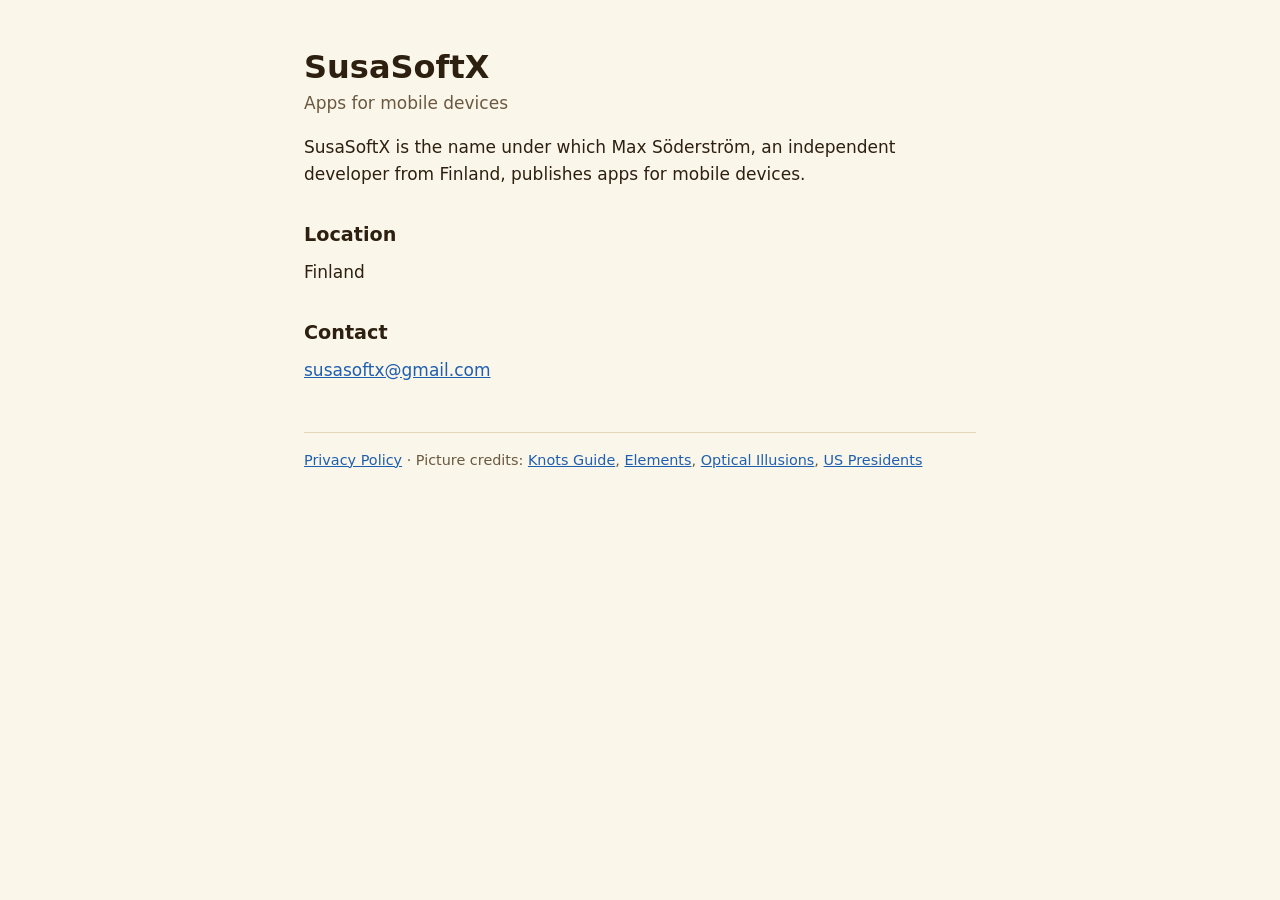
<file: index.html>
<!DOCTYPE html>
<html lang="en">
<head>
  <meta charset="utf-8">
  <meta name="viewport" content="width=device-width, initial-scale=1">
  <title>SusaSoftX</title>
  <meta name="description" content="SusaSoftX publishes apps for mobile devices.">
  <link rel="stylesheet" href="style.css">
</head>
<body>
  <main>
    <h1>SusaSoftX</h1>
    <p class="muted">Apps for mobile devices</p>

    <p>SusaSoftX is the name under which Max Söderström, an independent developer from Finland, publishes apps for mobile devices.</p>

    <h2>Location</h2>
    <p>Finland</p>

    <h2>Contact</h2>
    <p><a href="mailto:susasoftx@gmail.com">susasoftx@gmail.com</a></p>

    <footer>
      <a href="privacy-policy.html">Privacy Policy</a> · Picture credits: <a href="credits.html">Knots Guide</a>, <a href="elements-credits.html">Elements</a>, <a href="illusions-credits.html">Optical Illusions</a>, <a href="presidents-credits.html">US Presidents</a>
    </footer>
  </main>
</body>
</html>
</file>
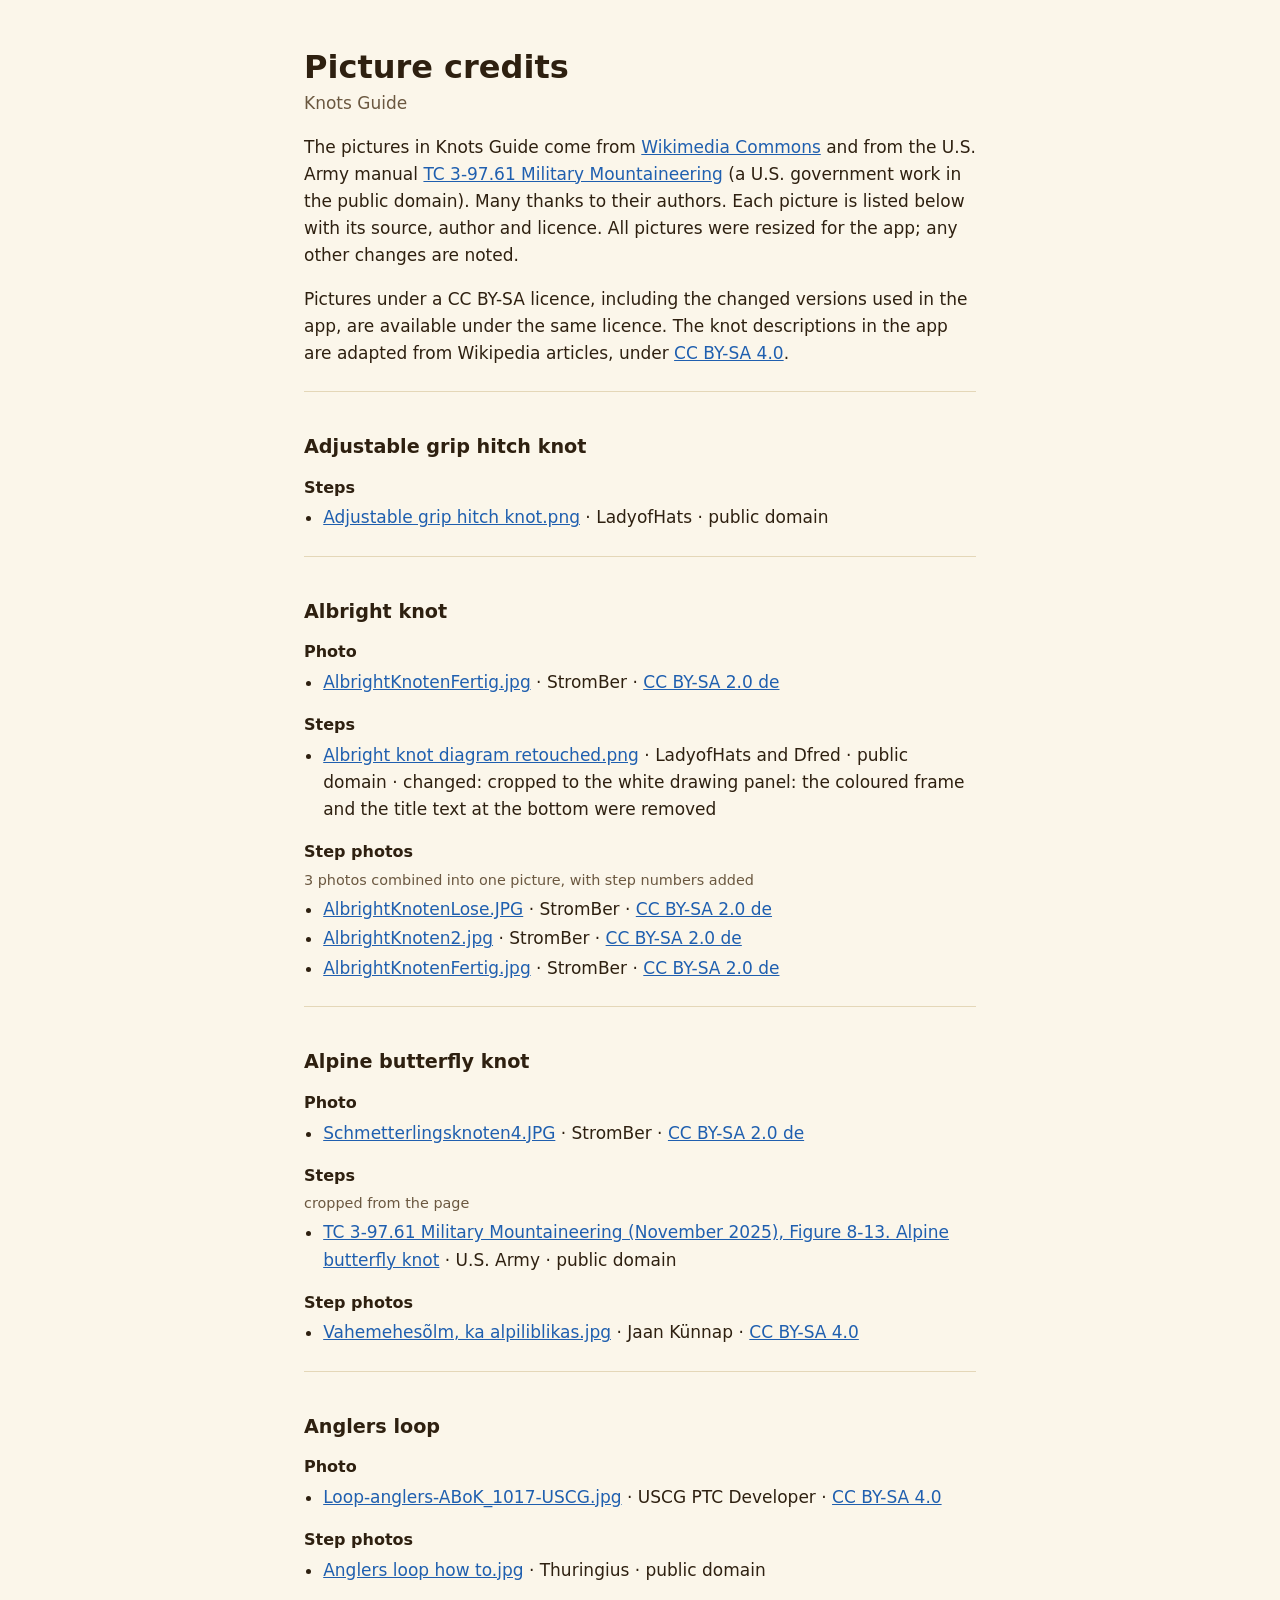
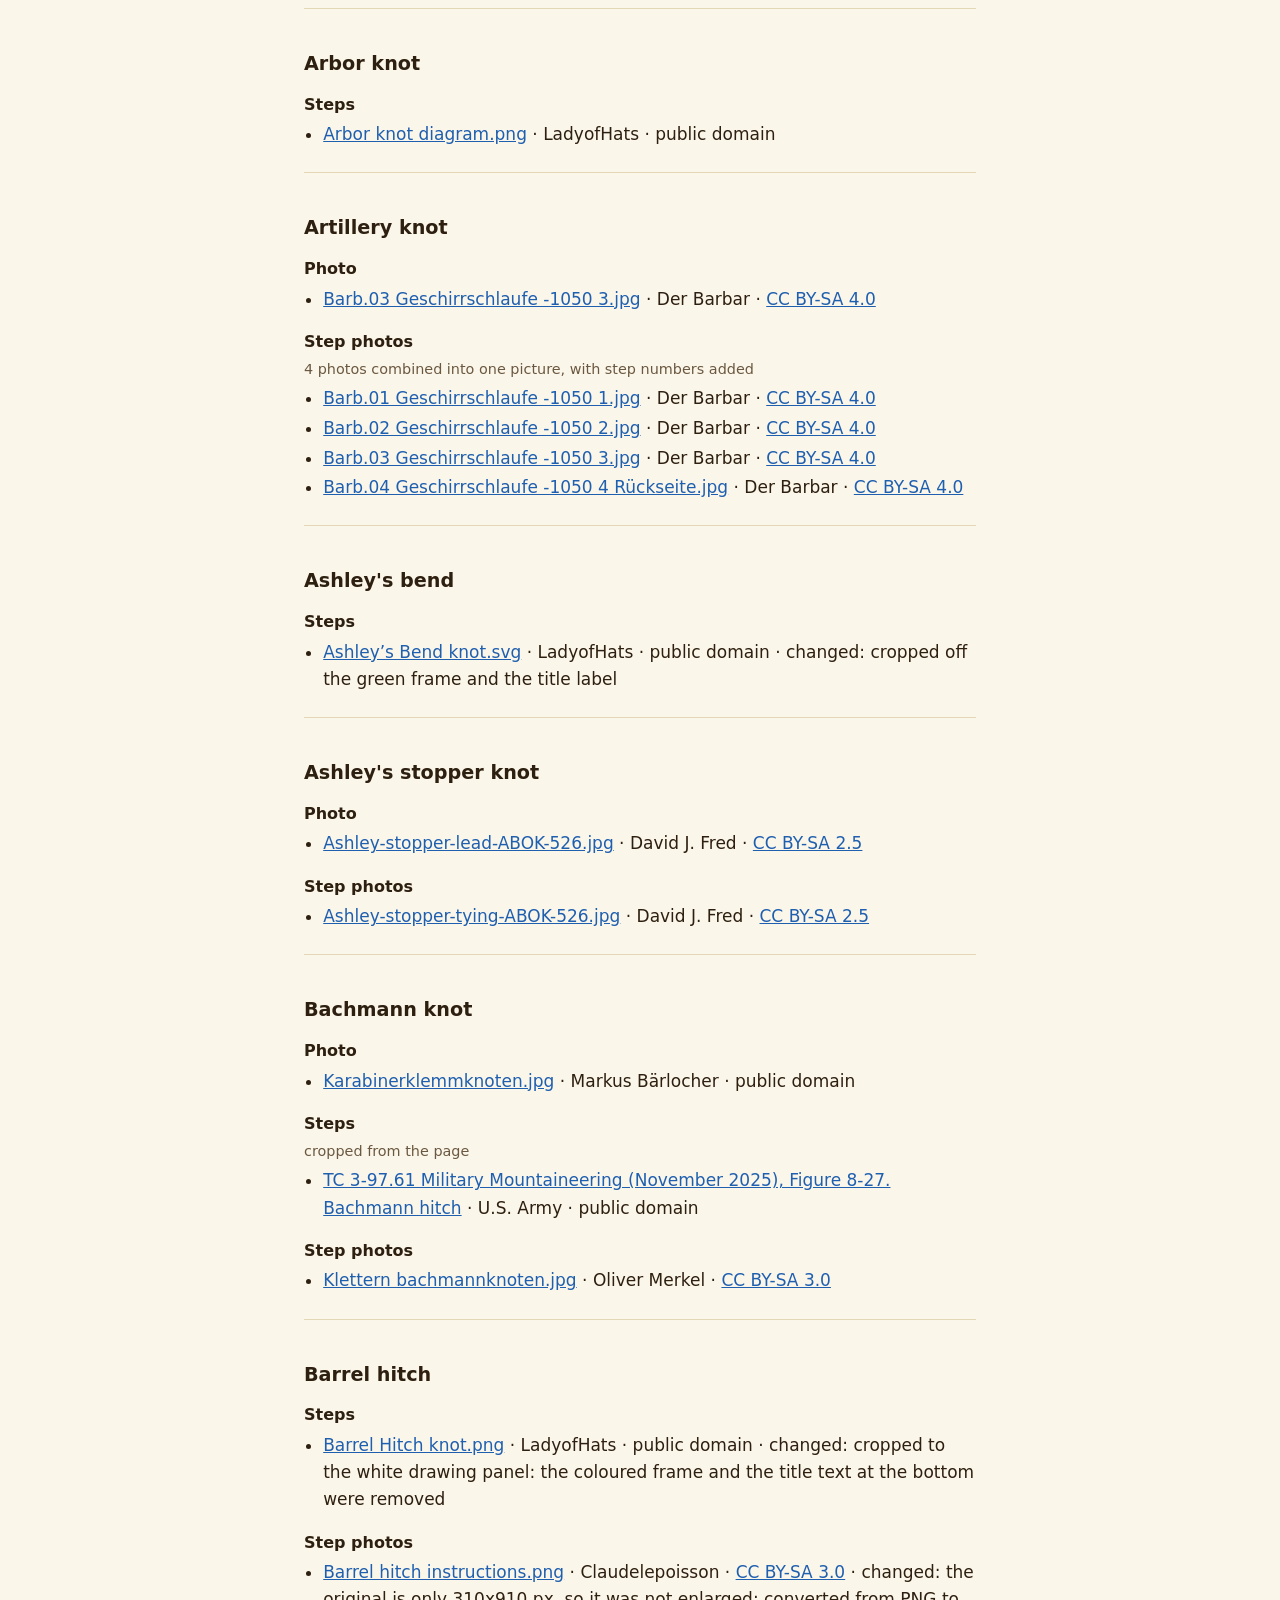
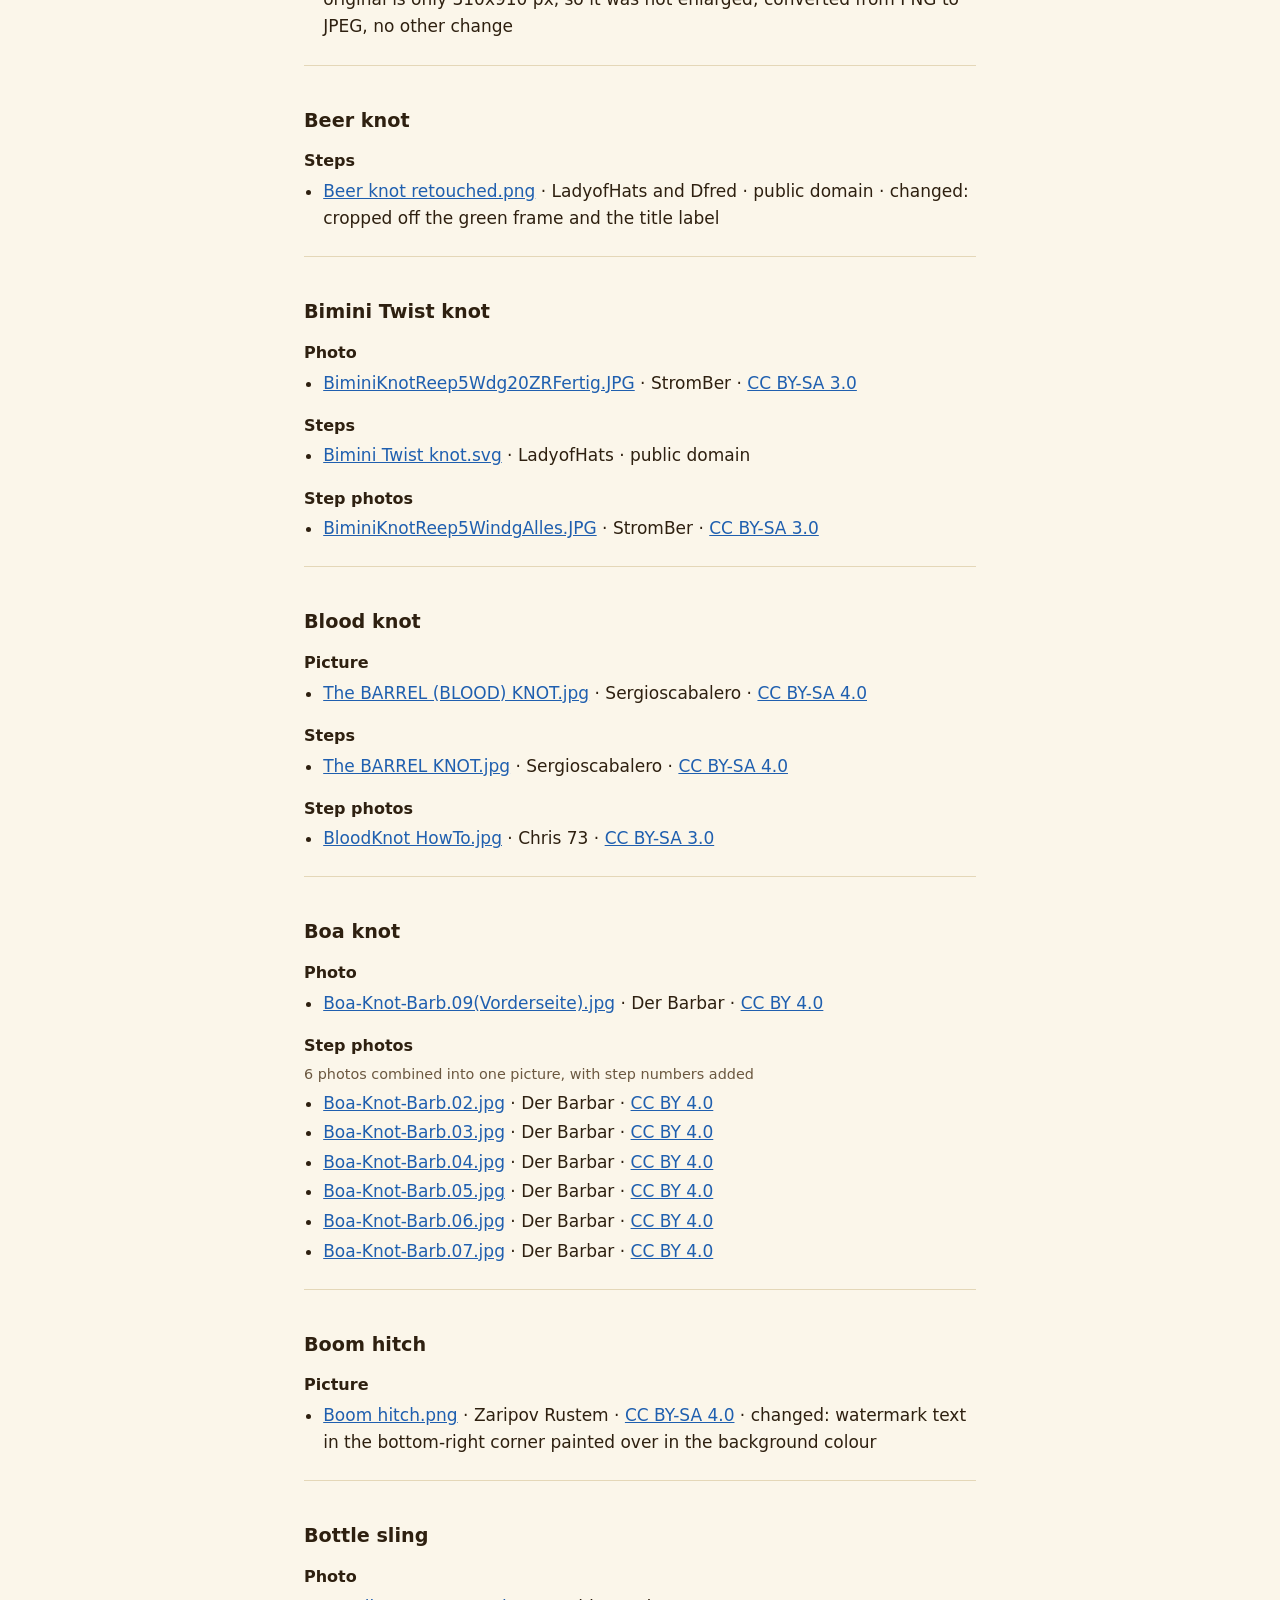
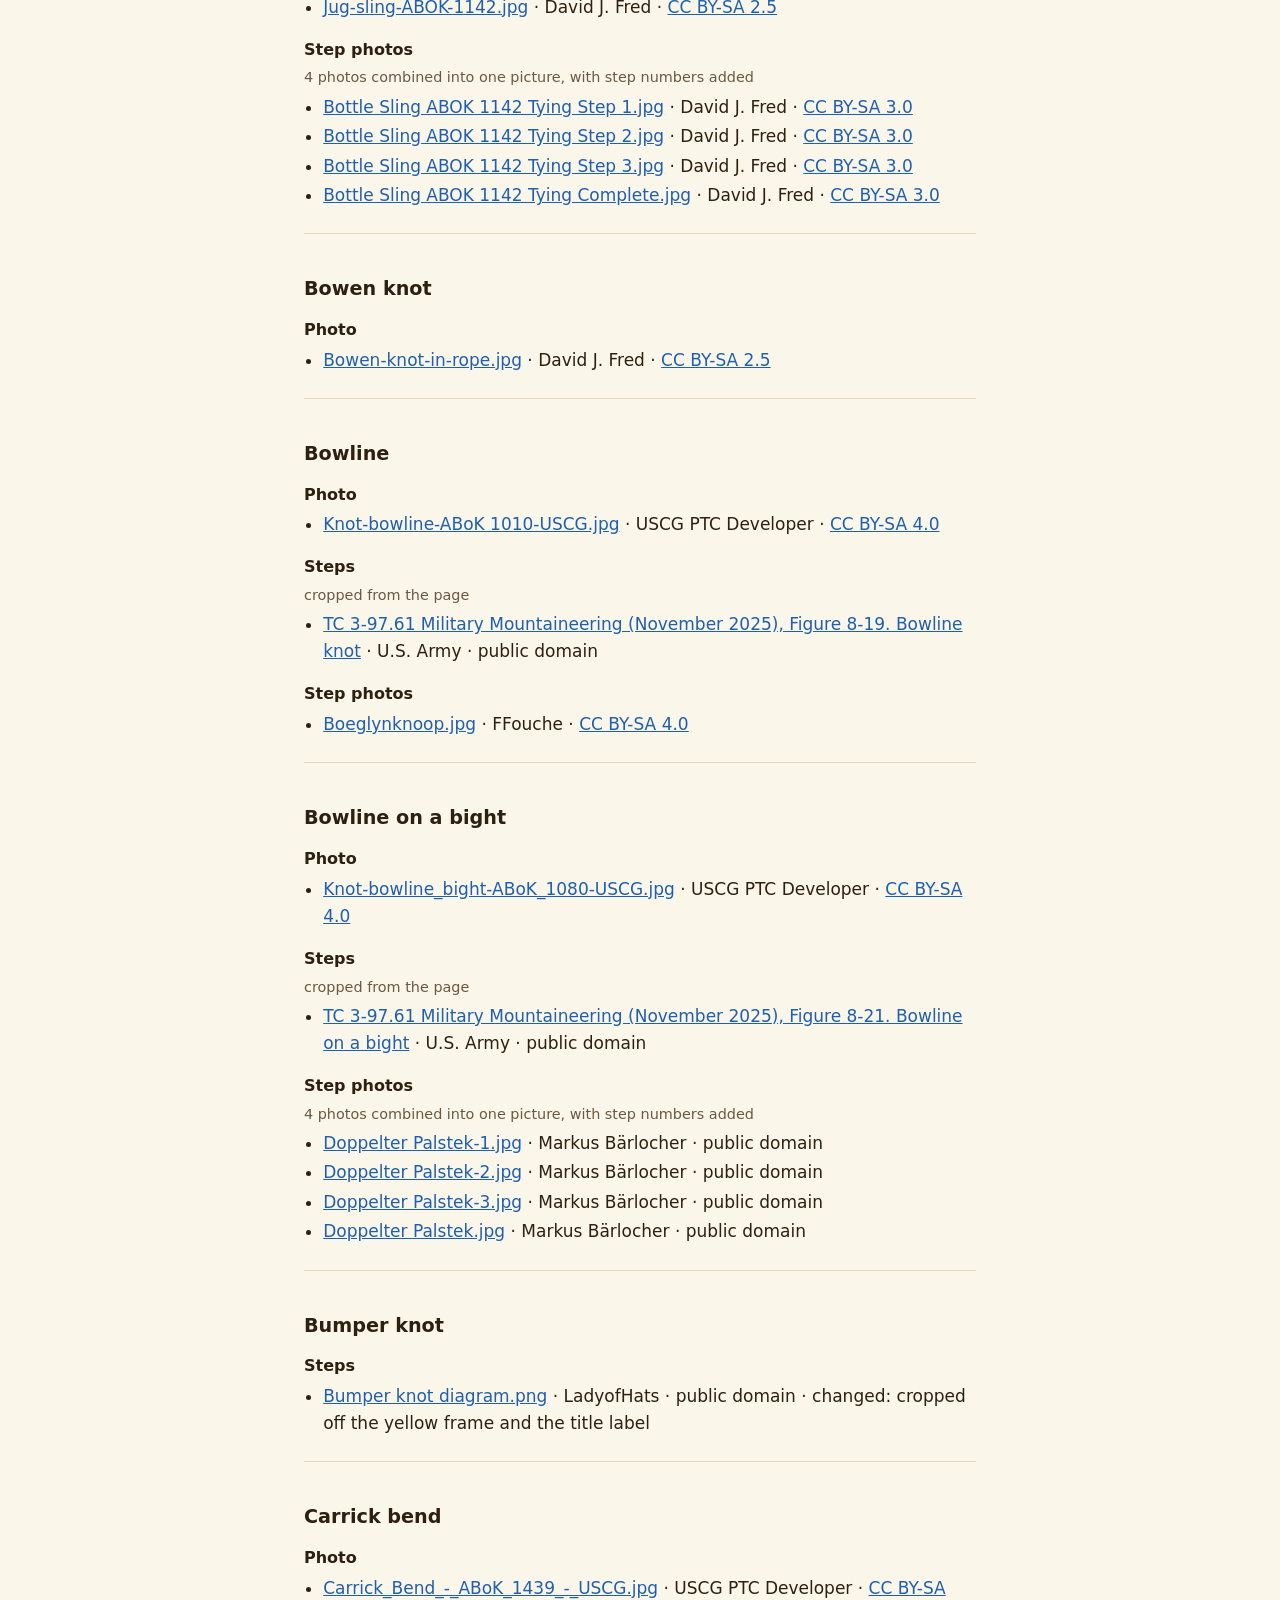
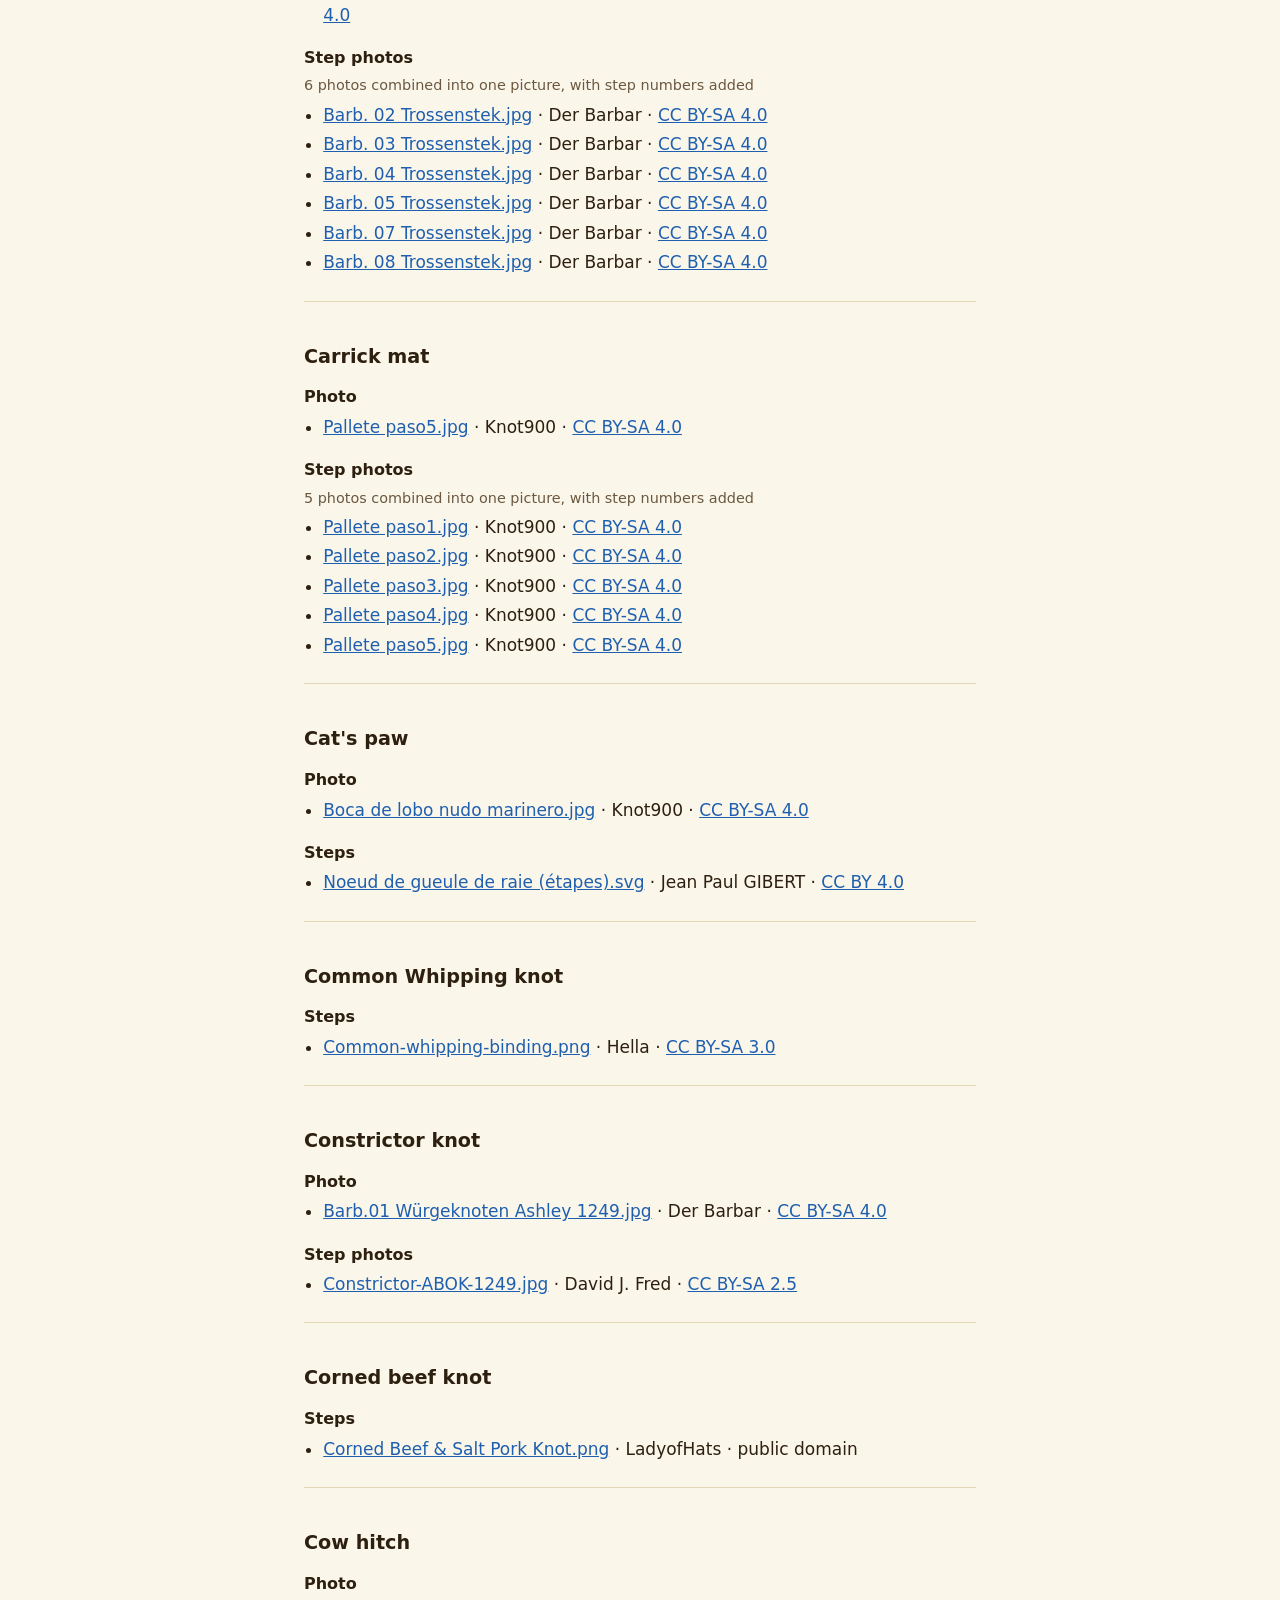
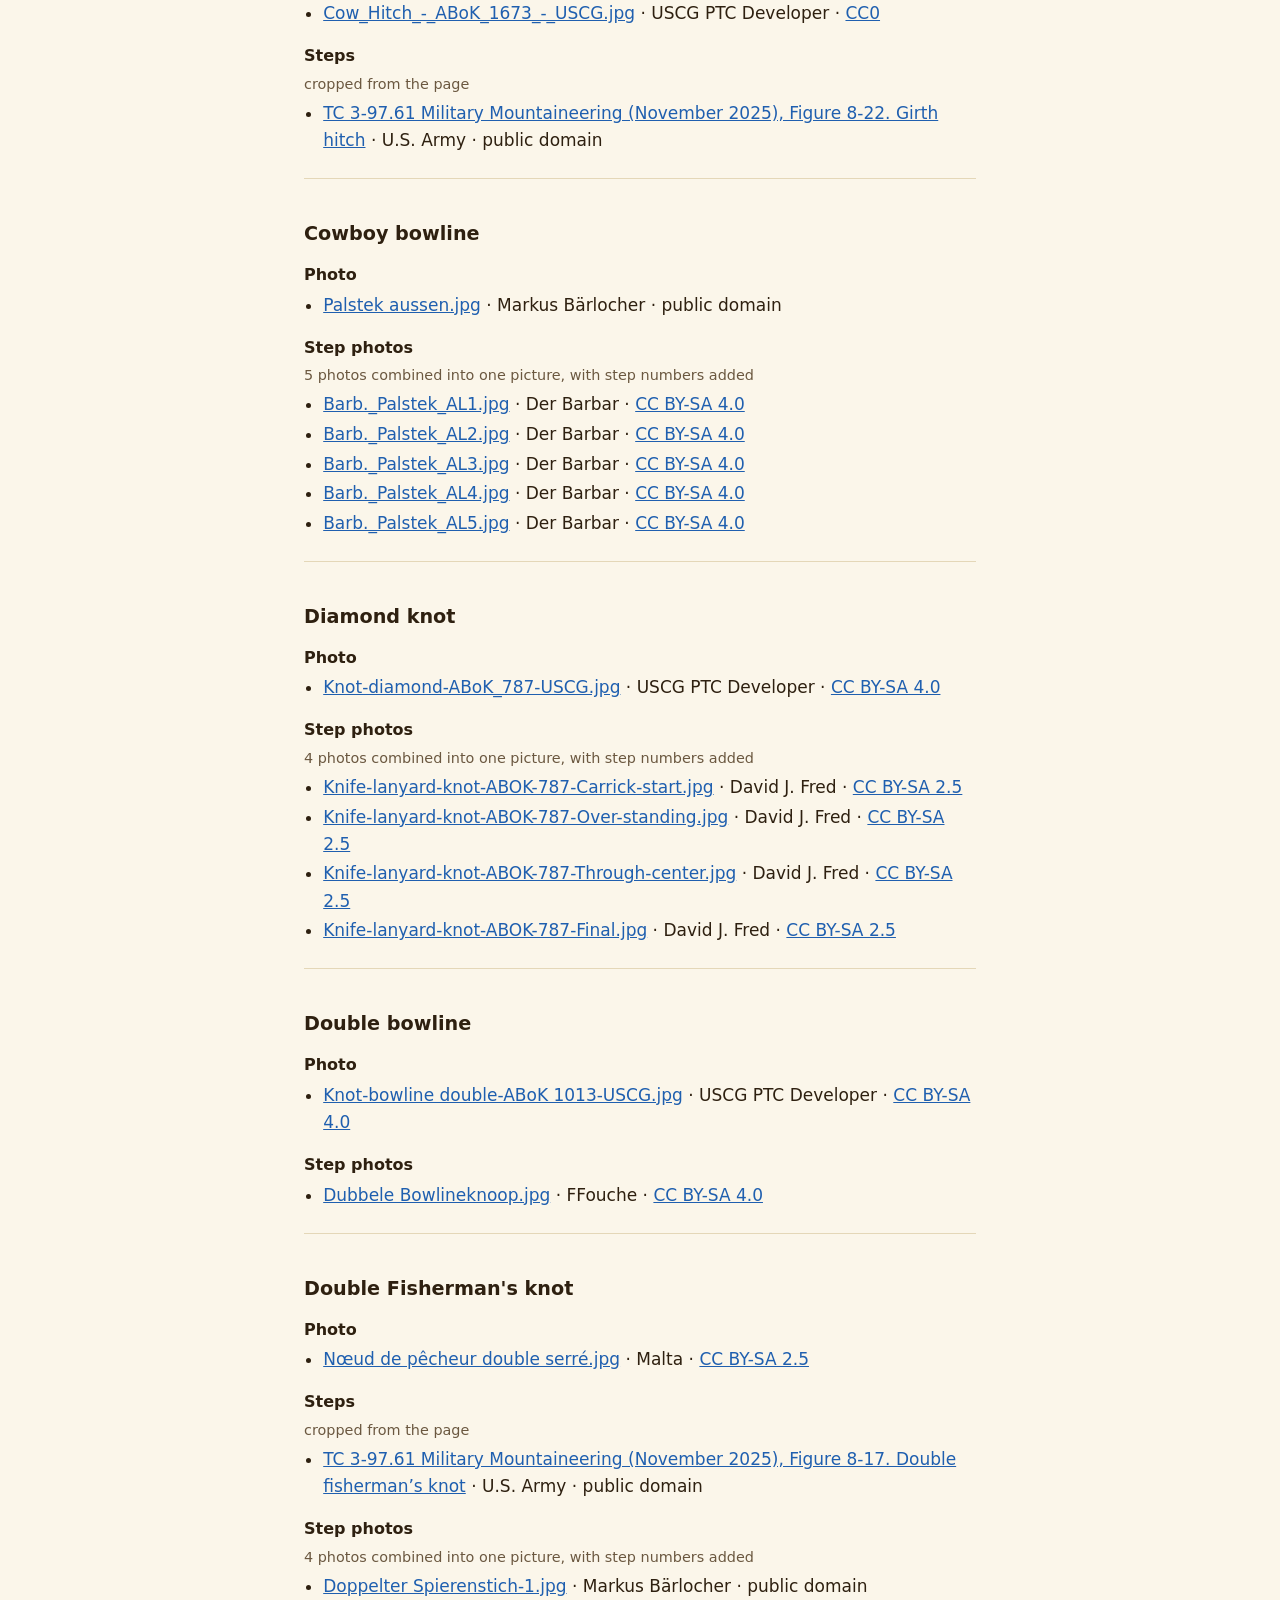
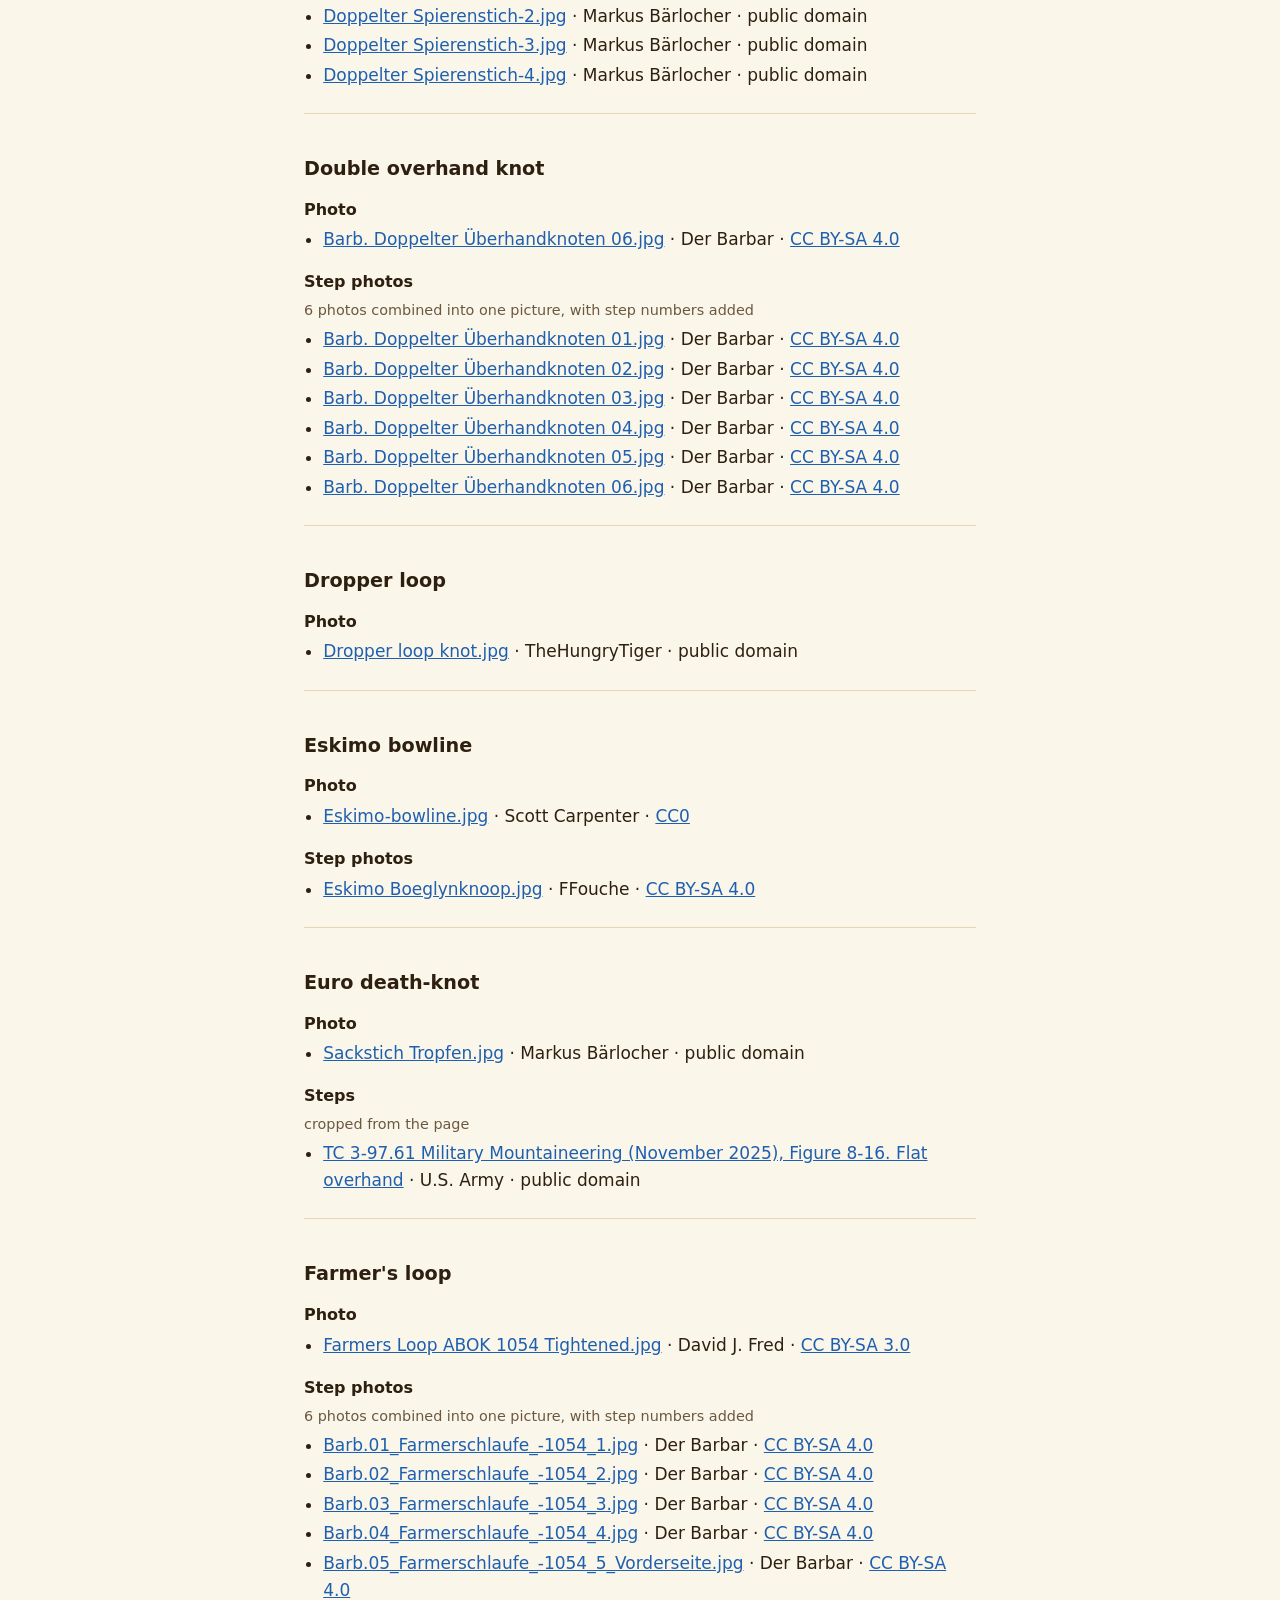
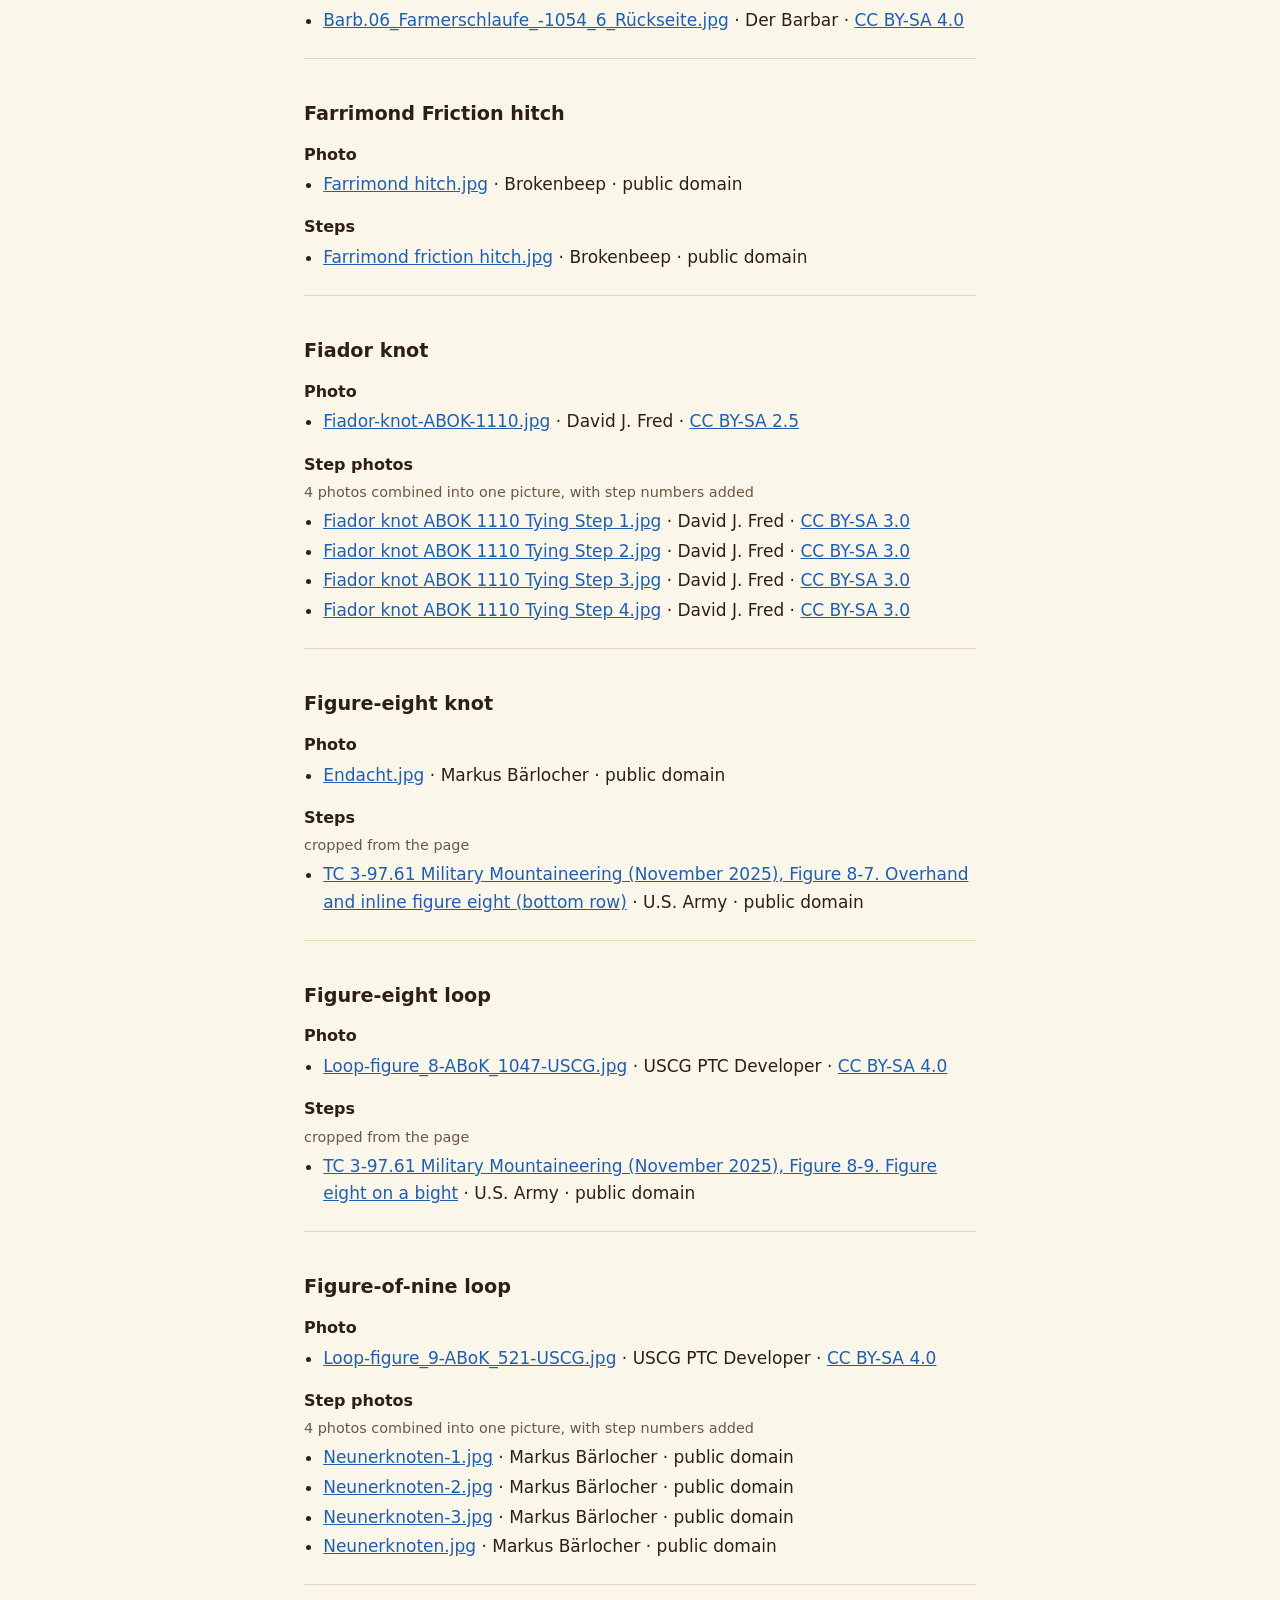
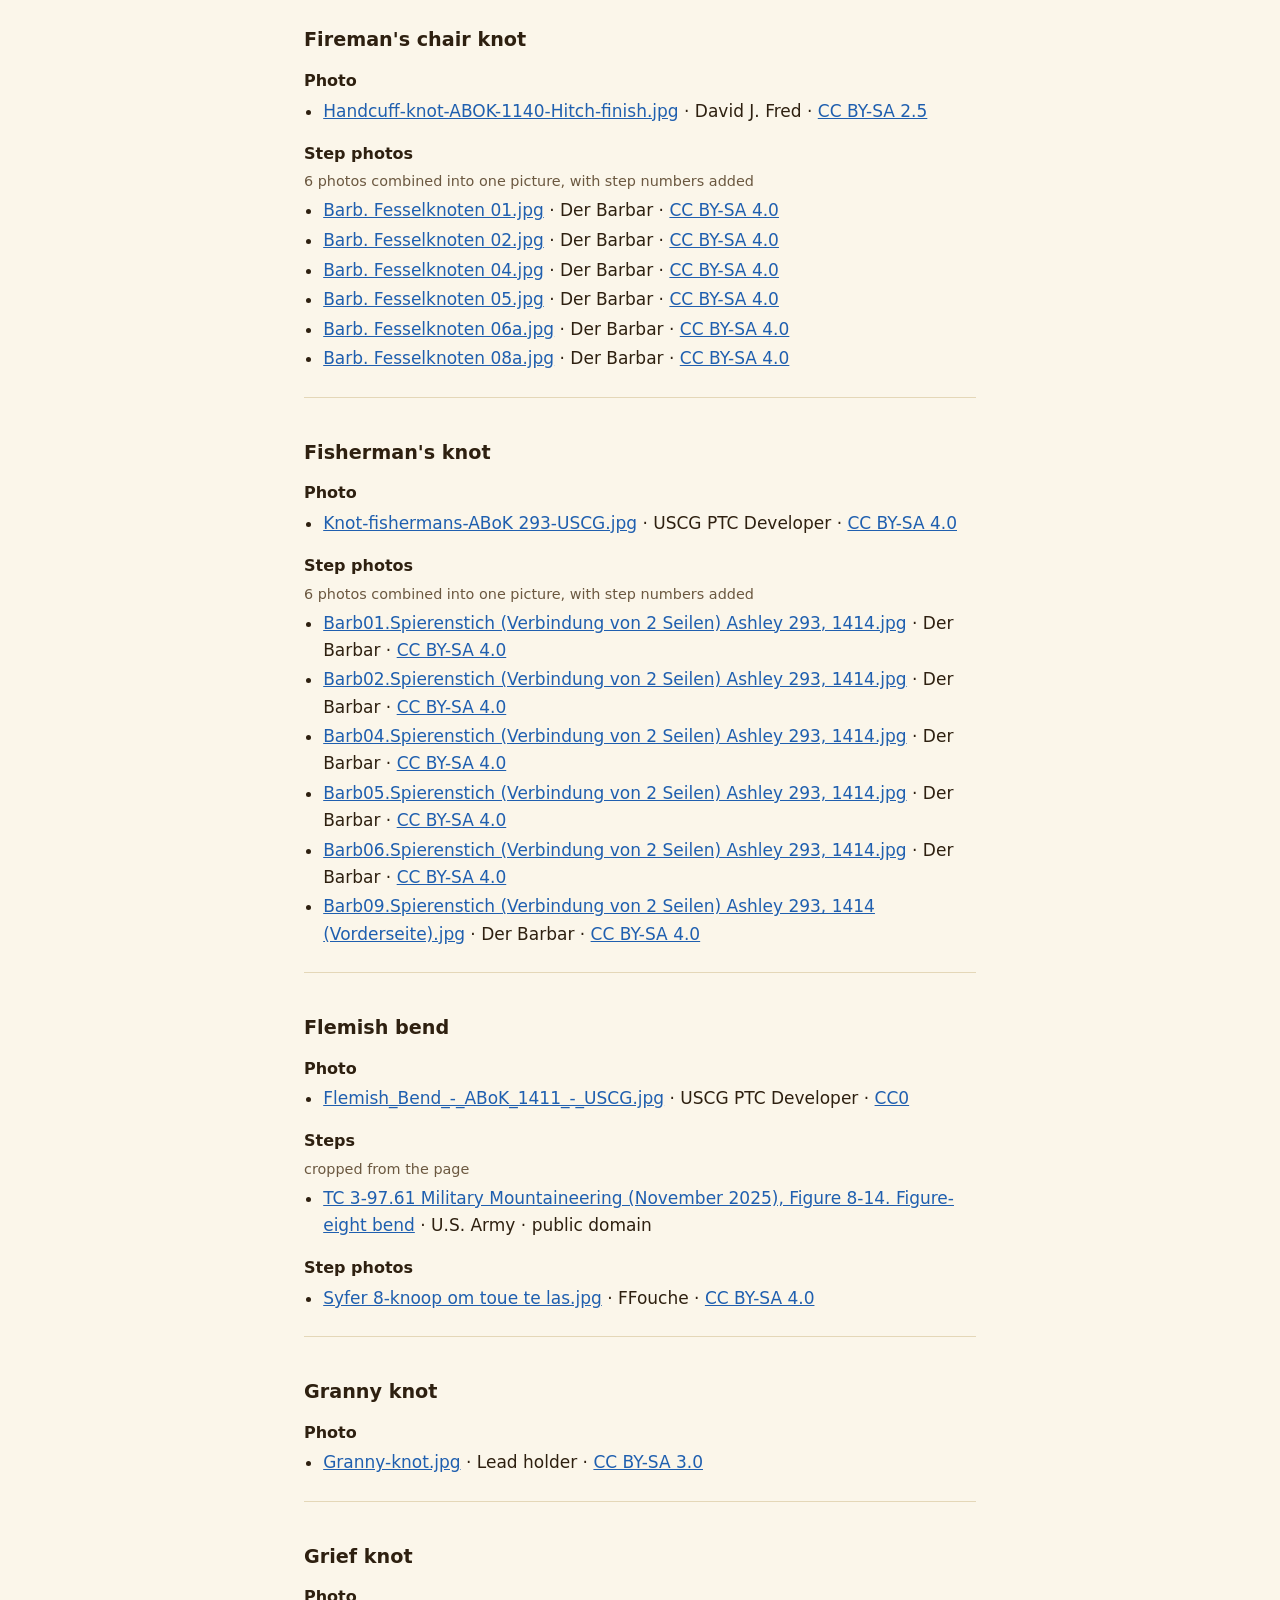
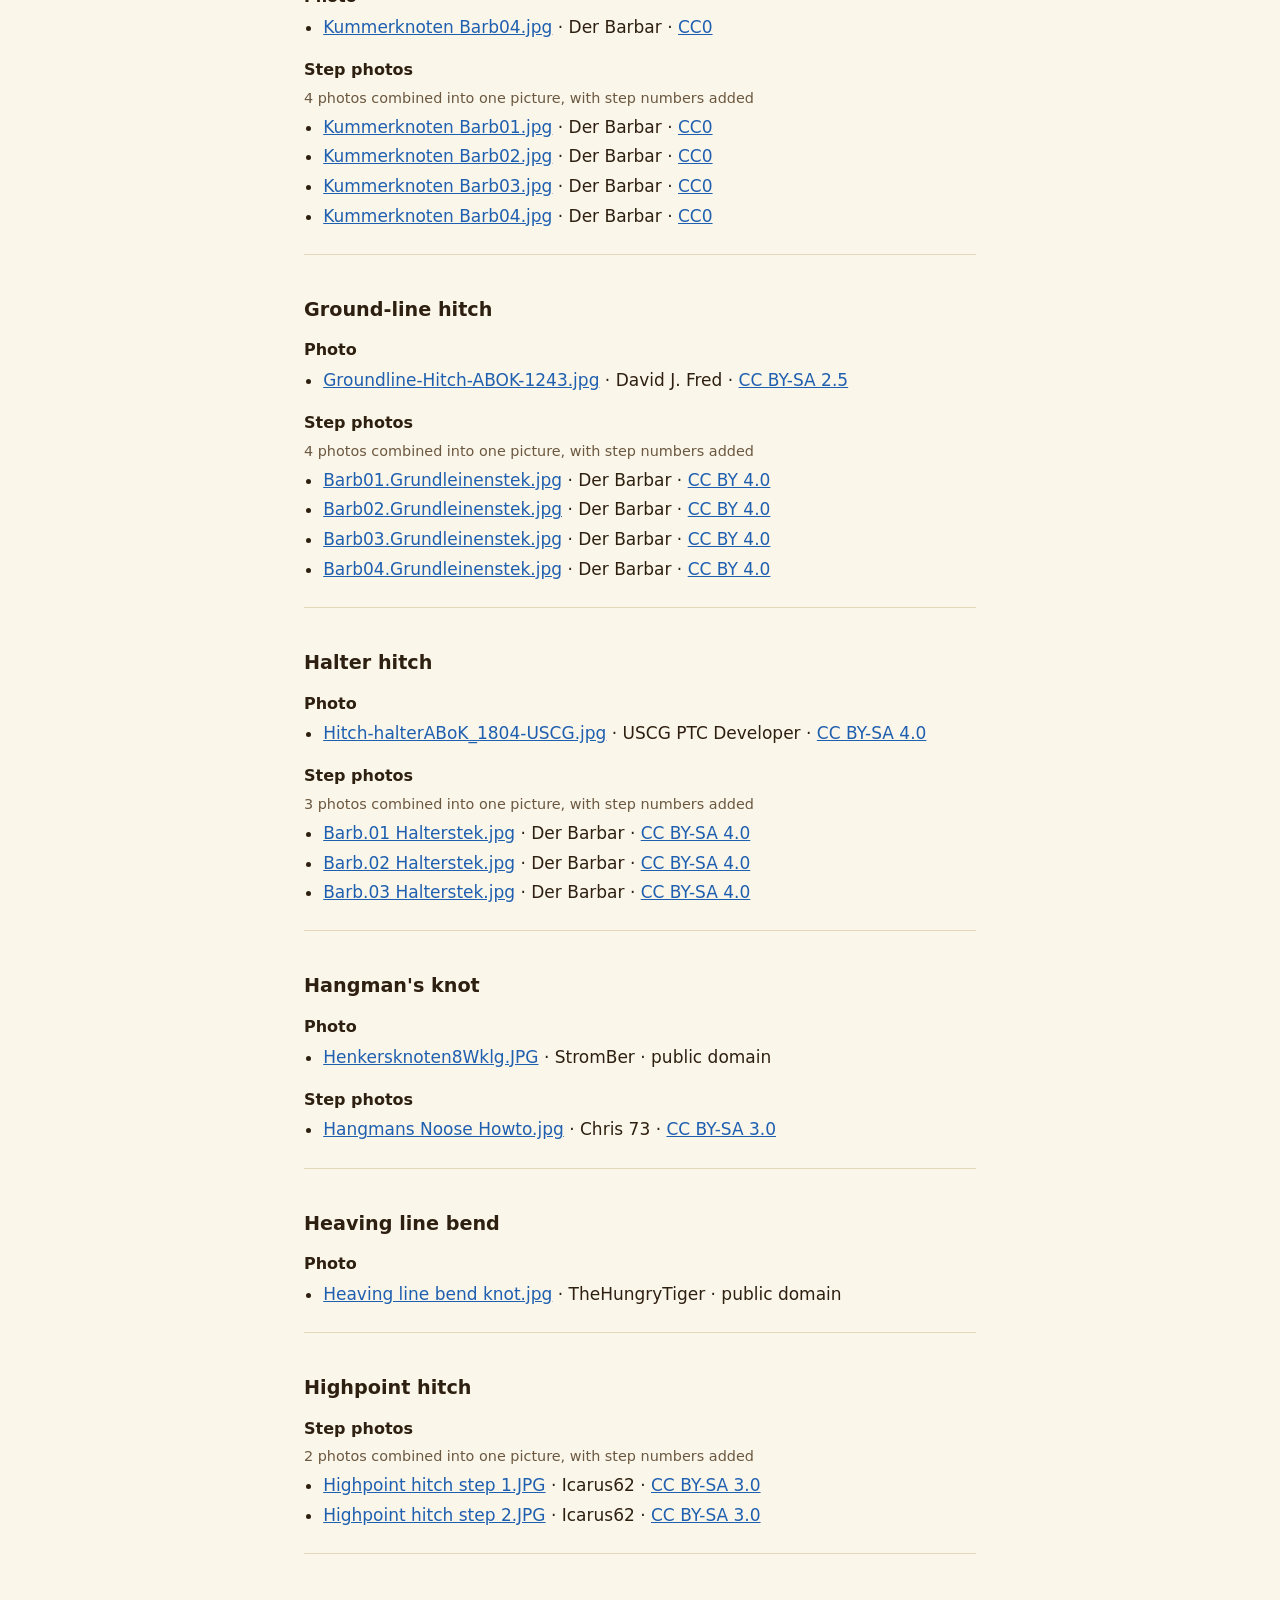
<file: credits.html>
<!DOCTYPE html>
<html lang="en">
<head>
  <meta charset="utf-8">
  <meta name="viewport" content="width=device-width, initial-scale=1">
  <title>Picture credits – SusaSoftX</title>
  <meta name="description" content="Sources and licences of the pictures in the Knots Guide app.">
  <link rel="stylesheet" href="style.css">
  <style>
    section { border-top: 1px solid var(--rule); padding-top: .5rem; margin-top: 1.5rem; }
    h3 { font-size: 1rem; margin: .75rem 0 .25rem; }
    ul { padding-left: 1.2rem; }
    li { margin: .15rem 0; overflow-wrap: anywhere; }
    .note { color: var(--muted); font-size: .9rem; margin: 0 0 .25rem; }
  </style>
</head>
<body>
  <main>
    <h1>Picture credits</h1>
    <p class="muted">Knots Guide</p>
    <p>The pictures in Knots Guide come from <a href="https://commons.wikimedia.org">Wikimedia Commons</a> and from the U.S. Army manual
    <a href="https://archive.org/details/military-mountaineering-tc-3-97.61-november-2025">TC 3-97.61 Military Mountaineering</a>
    (a U.S. government work in the public domain). Many thanks to their authors. Each picture is listed below with its source,
    author and licence. All pictures were resized for the app; any other changes are noted.</p>
    <p>Pictures under a CC BY-SA licence, including the changed versions used in the app, are available under the same licence.
    The knot descriptions in the app are adapted from Wikipedia articles, under
    <a href="https://creativecommons.org/licenses/by-sa/4.0/">CC BY-SA 4.0</a>.</p>
    <section id="adjustable_grip_hitch_knot"><h2>Adjustable grip hitch knot</h2><h3>Steps</h3><ul><li><a href="https://commons.wikimedia.org/wiki/File:Adjustable_grip_hitch_knot.png">Adjustable grip hitch knot.png</a> · LadyofHats · public domain</li></ul></section><section id="albright_knot"><h2>Albright knot</h2><h3>Photo</h3><ul><li><a href="https://commons.wikimedia.org/wiki/File:AlbrightKnotenFertig.jpg">AlbrightKnotenFertig.jpg</a> · StromBer · <a href="https://creativecommons.org/licenses/by-sa/2.0/de/deed.en">CC BY-SA 2.0 de</a></li></ul><h3>Steps</h3><ul><li><a href="https://commons.wikimedia.org/wiki/File:Albright_knot_diagram_retouched.png">Albright knot diagram retouched.png</a> · LadyofHats and Dfred · public domain · changed: cropped to the white drawing panel: the coloured frame and the title text at the bottom were removed</li></ul><h3>Step photos</h3><p class="note">3 photos combined into one picture, with step numbers added</p><ul><li><a href="https://commons.wikimedia.org/wiki/File:AlbrightKnotenLose.JPG">AlbrightKnotenLose.JPG</a> · StromBer · <a href="https://creativecommons.org/licenses/by-sa/2.0/de/deed.en">CC BY-SA 2.0 de</a></li><li><a href="https://commons.wikimedia.org/wiki/File:AlbrightKnoten2.jpg">AlbrightKnoten2.jpg</a> · StromBer · <a href="https://creativecommons.org/licenses/by-sa/2.0/de/deed.en">CC BY-SA 2.0 de</a></li><li><a href="https://commons.wikimedia.org/wiki/File:AlbrightKnotenFertig.jpg">AlbrightKnotenFertig.jpg</a> · StromBer · <a href="https://creativecommons.org/licenses/by-sa/2.0/de/deed.en">CC BY-SA 2.0 de</a></li></ul></section><section id="alpine_butterfly_knot"><h2>Alpine butterfly knot</h2><h3>Photo</h3><ul><li><a href="https://commons.wikimedia.org/wiki/File:Schmetterlingsknoten4.JPG">Schmetterlingsknoten4.JPG</a> · StromBer · <a href="https://creativecommons.org/licenses/by-sa/2.0/de/deed.en">CC BY-SA 2.0 de</a></li></ul><h3>Steps</h3><p class="note">cropped from the page</p><ul><li><a href="https://archive.org/details/military-mountaineering-tc-3-97.61-november-2025">TC 3-97.61 Military Mountaineering (November 2025), Figure 8-13. Alpine butterfly knot</a> · U.S. Army · public domain</li></ul><h3>Step photos</h3><ul><li><a href="https://commons.wikimedia.org/wiki/File:Vahemehes%C3%B5lm,_ka_alpiliblikas.jpg">Vahemehesõlm, ka alpiliblikas.jpg</a> · Jaan Künnap · <a href="https://creativecommons.org/licenses/by-sa/4.0">CC BY-SA 4.0</a></li></ul></section><section id="anglers_loop"><h2>Anglers loop</h2><h3>Photo</h3><ul><li><a href="https://commons.wikimedia.org/wiki/File:Loop-anglers-ABoK_1017-USCG.jpg">Loop-anglers-ABoK_1017-USCG.jpg</a> · USCG PTC Developer · <a href="https://creativecommons.org/licenses/by-sa/4.0">CC BY-SA 4.0</a></li></ul><h3>Step photos</h3><ul><li><a href="https://commons.wikimedia.org/wiki/File:Anglers_loop_how_to.jpg">Anglers loop how to.jpg</a> · Thuringius · public domain</li></ul></section><section id="arbor_knot"><h2>Arbor knot</h2><h3>Steps</h3><ul><li><a href="https://commons.wikimedia.org/wiki/File:Arbor_knot_diagram.png">Arbor knot diagram.png</a> · LadyofHats · public domain</li></ul></section><section id="artillery_knot"><h2>Artillery knot</h2><h3>Photo</h3><ul><li><a href="https://commons.wikimedia.org/wiki/File:Barb.03_Geschirrschlaufe_-1050_3.jpg">Barb.03 Geschirrschlaufe -1050 3.jpg</a> · Der Barbar · <a href="https://creativecommons.org/licenses/by-sa/4.0">CC BY-SA 4.0</a></li></ul><h3>Step photos</h3><p class="note">4 photos combined into one picture, with step numbers added</p><ul><li><a href="https://commons.wikimedia.org/wiki/File:Barb.01_Geschirrschlaufe_-1050_1.jpg">Barb.01 Geschirrschlaufe -1050 1.jpg</a> · Der Barbar · <a href="https://creativecommons.org/licenses/by-sa/4.0">CC BY-SA 4.0</a></li><li><a href="https://commons.wikimedia.org/wiki/File:Barb.02_Geschirrschlaufe_-1050_2.jpg">Barb.02 Geschirrschlaufe -1050 2.jpg</a> · Der Barbar · <a href="https://creativecommons.org/licenses/by-sa/4.0">CC BY-SA 4.0</a></li><li><a href="https://commons.wikimedia.org/wiki/File:Barb.03_Geschirrschlaufe_-1050_3.jpg">Barb.03 Geschirrschlaufe -1050 3.jpg</a> · Der Barbar · <a href="https://creativecommons.org/licenses/by-sa/4.0">CC BY-SA 4.0</a></li><li><a href="https://commons.wikimedia.org/wiki/File:Barb.04_Geschirrschlaufe_-1050_4_R%C3%BCckseite.jpg">Barb.04 Geschirrschlaufe -1050 4 Rückseite.jpg</a> · Der Barbar · <a href="https://creativecommons.org/licenses/by-sa/4.0">CC BY-SA 4.0</a></li></ul></section><section id="ashleys_bend"><h2>Ashley&#x27;s bend</h2><h3>Steps</h3><ul><li><a href="https://commons.wikimedia.org/wiki/File:Ashley%E2%80%99s_Bend_knot.svg">Ashley’s Bend knot.svg</a> · LadyofHats · public domain · changed: cropped off the green frame and the title label</li></ul></section><section id="ashleys_stopper_knot"><h2>Ashley&#x27;s stopper knot</h2><h3>Photo</h3><ul><li><a href="https://commons.wikimedia.org/wiki/File:Ashley-stopper-lead-ABOK-526.jpg">Ashley-stopper-lead-ABOK-526.jpg</a> · David J. Fred · <a href="https://creativecommons.org/licenses/by-sa/2.5">CC BY-SA 2.5</a></li></ul><h3>Step photos</h3><ul><li><a href="https://commons.wikimedia.org/wiki/File:Ashley-stopper-tying-ABOK-526.jpg">Ashley-stopper-tying-ABOK-526.jpg</a> · David J. Fred · <a href="https://creativecommons.org/licenses/by-sa/2.5">CC BY-SA 2.5</a></li></ul></section><section id="bachmann_knot"><h2>Bachmann knot</h2><h3>Photo</h3><ul><li><a href="https://commons.wikimedia.org/wiki/File:Karabinerklemmknoten.jpg">Karabinerklemmknoten.jpg</a> · Markus Bärlocher · public domain</li></ul><h3>Steps</h3><p class="note">cropped from the page</p><ul><li><a href="https://archive.org/details/military-mountaineering-tc-3-97.61-november-2025">TC 3-97.61 Military Mountaineering (November 2025), Figure 8-27. Bachmann hitch</a> · U.S. Army · public domain</li></ul><h3>Step photos</h3><ul><li><a href="https://commons.wikimedia.org/wiki/File:Klettern_bachmannknoten.jpg">Klettern bachmannknoten.jpg</a> · Oliver Merkel · <a href="http://creativecommons.org/licenses/by-sa/3.0/">CC BY-SA 3.0</a></li></ul></section><section id="barrel_hitch"><h2>Barrel hitch</h2><h3>Steps</h3><ul><li><a href="https://commons.wikimedia.org/wiki/File:Barrel_Hitch_knot.png">Barrel Hitch knot.png</a> · LadyofHats · public domain · changed: cropped to the white drawing panel: the coloured frame and the title text at the bottom were removed</li></ul><h3>Step photos</h3><ul><li><a href="https://commons.wikimedia.org/wiki/File:Barrel_hitch_instructions.png">Barrel hitch instructions.png</a> · Claudelepoisson · <a href="https://creativecommons.org/licenses/by-sa/3.0">CC BY-SA 3.0</a> · changed: the original is only 310x910 px, so it was not enlarged; converted from PNG to JPEG, no other change</li></ul></section><section id="beer_knot"><h2>Beer knot</h2><h3>Steps</h3><ul><li><a href="https://commons.wikimedia.org/wiki/File:Beer_knot_retouched.png">Beer knot retouched.png</a> · LadyofHats and Dfred · public domain · changed: cropped off the green frame and the title label</li></ul></section><section id="bimini_twist_knot"><h2>Bimini Twist knot</h2><h3>Photo</h3><ul><li><a href="https://commons.wikimedia.org/wiki/File:BiminiKnotReep5Wdg20ZRFertig.JPG">BiminiKnotReep5Wdg20ZRFertig.JPG</a> · StromBer · <a href="https://creativecommons.org/licenses/by-sa/3.0">CC BY-SA 3.0</a></li></ul><h3>Steps</h3><ul><li><a href="https://commons.wikimedia.org/wiki/File:Bimini_Twist_knot.svg">Bimini Twist knot.svg</a> · LadyofHats · public domain</li></ul><h3>Step photos</h3><ul><li><a href="https://commons.wikimedia.org/wiki/File:BiminiKnotReep5WindgAlles.JPG">BiminiKnotReep5WindgAlles.JPG</a> · StromBer · <a href="https://creativecommons.org/licenses/by-sa/3.0">CC BY-SA 3.0</a></li></ul></section><section id="blood_knot"><h2>Blood knot</h2><h3>Picture</h3><ul><li><a href="https://commons.wikimedia.org/wiki/File:The_BARREL_(BLOOD)_KNOT.jpg">The BARREL (BLOOD) KNOT.jpg</a> · Sergioscabalero · <a href="https://creativecommons.org/licenses/by-sa/4.0">CC BY-SA 4.0</a></li></ul><h3>Steps</h3><ul><li><a href="https://commons.wikimedia.org/wiki/File:The_BARREL_KNOT.jpg">The BARREL KNOT.jpg</a> · Sergioscabalero · <a href="https://creativecommons.org/licenses/by-sa/4.0">CC BY-SA 4.0</a></li></ul><h3>Step photos</h3><ul><li><a href="https://commons.wikimedia.org/wiki/File:BloodKnot_HowTo.jpg">BloodKnot HowTo.jpg</a> · Chris 73 · <a href="https://creativecommons.org/licenses/by-sa/3.0">CC BY-SA 3.0</a></li></ul></section><section id="boa_knot"><h2>Boa knot</h2><h3>Photo</h3><ul><li><a href="https://commons.wikimedia.org/wiki/File:Boa-Knot-Barb.09(Vorderseite).jpg">Boa-Knot-Barb.09(Vorderseite).jpg</a> · Der Barbar · <a href="https://creativecommons.org/licenses/by/4.0">CC BY 4.0</a></li></ul><h3>Step photos</h3><p class="note">6 photos combined into one picture, with step numbers added</p><ul><li><a href="https://commons.wikimedia.org/wiki/File:Boa-Knot-Barb.02.jpg">Boa-Knot-Barb.02.jpg</a> · Der Barbar · <a href="https://creativecommons.org/licenses/by/4.0">CC BY 4.0</a></li><li><a href="https://commons.wikimedia.org/wiki/File:Boa-Knot-Barb.03.jpg">Boa-Knot-Barb.03.jpg</a> · Der Barbar · <a href="https://creativecommons.org/licenses/by/4.0">CC BY 4.0</a></li><li><a href="https://commons.wikimedia.org/wiki/File:Boa-Knot-Barb.04.jpg">Boa-Knot-Barb.04.jpg</a> · Der Barbar · <a href="https://creativecommons.org/licenses/by/4.0">CC BY 4.0</a></li><li><a href="https://commons.wikimedia.org/wiki/File:Boa-Knot-Barb.05.jpg">Boa-Knot-Barb.05.jpg</a> · Der Barbar · <a href="https://creativecommons.org/licenses/by/4.0">CC BY 4.0</a></li><li><a href="https://commons.wikimedia.org/wiki/File:Boa-Knot-Barb.06.jpg">Boa-Knot-Barb.06.jpg</a> · Der Barbar · <a href="https://creativecommons.org/licenses/by/4.0">CC BY 4.0</a></li><li><a href="https://commons.wikimedia.org/wiki/File:Boa-Knot-Barb.07.jpg">Boa-Knot-Barb.07.jpg</a> · Der Barbar · <a href="https://creativecommons.org/licenses/by/4.0">CC BY 4.0</a></li></ul></section><section id="boom_hitch"><h2>Boom hitch</h2><h3>Picture</h3><ul><li><a href="https://commons.wikimedia.org/wiki/File:Boom_hitch.png">Boom hitch.png</a> · Zaripov Rustem · <a href="https://creativecommons.org/licenses/by-sa/4.0">CC BY-SA 4.0</a> · changed: watermark text in the bottom-right corner painted over in the background colour</li></ul></section><section id="bottle_sling"><h2>Bottle sling</h2><h3>Photo</h3><ul><li><a href="https://commons.wikimedia.org/wiki/File:Jug-sling-ABOK-1142.jpg">Jug-sling-ABOK-1142.jpg</a> · David J. Fred · <a href="https://creativecommons.org/licenses/by-sa/2.5">CC BY-SA 2.5</a></li></ul><h3>Step photos</h3><p class="note">4 photos combined into one picture, with step numbers added</p><ul><li><a href="https://commons.wikimedia.org/wiki/File:Bottle_Sling_ABOK_1142_Tying_Step_1.jpg">Bottle Sling ABOK 1142 Tying Step 1.jpg</a> · David J. Fred · <a href="https://creativecommons.org/licenses/by-sa/3.0">CC BY-SA 3.0</a></li><li><a href="https://commons.wikimedia.org/wiki/File:Bottle_Sling_ABOK_1142_Tying_Step_2.jpg">Bottle Sling ABOK 1142 Tying Step 2.jpg</a> · David J. Fred · <a href="https://creativecommons.org/licenses/by-sa/3.0">CC BY-SA 3.0</a></li><li><a href="https://commons.wikimedia.org/wiki/File:Bottle_Sling_ABOK_1142_Tying_Step_3.jpg">Bottle Sling ABOK 1142 Tying Step 3.jpg</a> · David J. Fred · <a href="https://creativecommons.org/licenses/by-sa/3.0">CC BY-SA 3.0</a></li><li><a href="https://commons.wikimedia.org/wiki/File:Bottle_Sling_ABOK_1142_Tying_Complete.jpg">Bottle Sling ABOK 1142 Tying Complete.jpg</a> · David J. Fred · <a href="https://creativecommons.org/licenses/by-sa/3.0">CC BY-SA 3.0</a></li></ul></section><section id="bowen_knot"><h2>Bowen knot</h2><h3>Photo</h3><ul><li><a href="https://commons.wikimedia.org/wiki/File:Bowen-knot-in-rope.jpg">Bowen-knot-in-rope.jpg</a> · David J. Fred · <a href="https://creativecommons.org/licenses/by-sa/2.5">CC BY-SA 2.5</a></li></ul></section><section id="bowline"><h2>Bowline</h2><h3>Photo</h3><ul><li><a href="https://commons.wikimedia.org/wiki/File:Knot-bowline-ABoK_1010-USCG.jpg">Knot-bowline-ABoK 1010-USCG.jpg</a> · USCG PTC Developer · <a href="https://creativecommons.org/licenses/by-sa/4.0">CC BY-SA 4.0</a></li></ul><h3>Steps</h3><p class="note">cropped from the page</p><ul><li><a href="https://archive.org/details/military-mountaineering-tc-3-97.61-november-2025">TC 3-97.61 Military Mountaineering (November 2025), Figure 8-19. Bowline knot</a> · U.S. Army · public domain</li></ul><h3>Step photos</h3><ul><li><a href="https://commons.wikimedia.org/wiki/File:Boeglynknoop.jpg">Boeglynknoop.jpg</a> · FFouche · <a href="https://creativecommons.org/licenses/by-sa/4.0">CC BY-SA 4.0</a></li></ul></section><section id="bowline_on_a_bight"><h2>Bowline on a bight</h2><h3>Photo</h3><ul><li><a href="https://commons.wikimedia.org/wiki/File:Knot-bowline_bight-ABoK_1080-USCG.jpg">Knot-bowline_bight-ABoK_1080-USCG.jpg</a> · USCG PTC Developer · <a href="https://creativecommons.org/licenses/by-sa/4.0">CC BY-SA 4.0</a></li></ul><h3>Steps</h3><p class="note">cropped from the page</p><ul><li><a href="https://archive.org/details/military-mountaineering-tc-3-97.61-november-2025">TC 3-97.61 Military Mountaineering (November 2025), Figure 8-21. Bowline on a bight</a> · U.S. Army · public domain</li></ul><h3>Step photos</h3><p class="note">4 photos combined into one picture, with step numbers added</p><ul><li><a href="https://commons.wikimedia.org/wiki/File:Doppelter_Palstek-1.jpg">Doppelter Palstek-1.jpg</a> · Markus Bärlocher · public domain</li><li><a href="https://commons.wikimedia.org/wiki/File:Doppelter_Palstek-2.jpg">Doppelter Palstek-2.jpg</a> · Markus Bärlocher · public domain</li><li><a href="https://commons.wikimedia.org/wiki/File:Doppelter_Palstek-3.jpg">Doppelter Palstek-3.jpg</a> · Markus Bärlocher · public domain</li><li><a href="https://commons.wikimedia.org/wiki/File:Doppelter_Palstek.jpg">Doppelter Palstek.jpg</a> · Markus Bärlocher · public domain</li></ul></section><section id="bumper_knot"><h2>Bumper knot</h2><h3>Steps</h3><ul><li><a href="https://commons.wikimedia.org/wiki/File:Bumper_knot_diagram.png">Bumper knot diagram.png</a> · LadyofHats · public domain · changed: cropped off the yellow frame and the title label</li></ul></section><section id="carrick_bend"><h2>Carrick bend</h2><h3>Photo</h3><ul><li><a href="https://commons.wikimedia.org/wiki/File:Carrick_Bend_-_ABoK_1439_-_USCG.jpg">Carrick_Bend_-_ABoK_1439_-_USCG.jpg</a> · USCG PTC Developer · <a href="https://creativecommons.org/licenses/by-sa/4.0">CC BY-SA 4.0</a></li></ul><h3>Step photos</h3><p class="note">6 photos combined into one picture, with step numbers added</p><ul><li><a href="https://commons.wikimedia.org/wiki/File:Barb._02_Trossenstek.jpg">Barb. 02 Trossenstek.jpg</a> · Der Barbar · <a href="https://creativecommons.org/licenses/by-sa/4.0">CC BY-SA 4.0</a></li><li><a href="https://commons.wikimedia.org/wiki/File:Barb._03_Trossenstek.jpg">Barb. 03 Trossenstek.jpg</a> · Der Barbar · <a href="https://creativecommons.org/licenses/by-sa/4.0">CC BY-SA 4.0</a></li><li><a href="https://commons.wikimedia.org/wiki/File:Barb._04_Trossenstek.jpg">Barb. 04 Trossenstek.jpg</a> · Der Barbar · <a href="https://creativecommons.org/licenses/by-sa/4.0">CC BY-SA 4.0</a></li><li><a href="https://commons.wikimedia.org/wiki/File:Barb._05_Trossenstek.jpg">Barb. 05 Trossenstek.jpg</a> · Der Barbar · <a href="https://creativecommons.org/licenses/by-sa/4.0">CC BY-SA 4.0</a></li><li><a href="https://commons.wikimedia.org/wiki/File:Barb._07_Trossenstek.jpg">Barb. 07 Trossenstek.jpg</a> · Der Barbar · <a href="https://creativecommons.org/licenses/by-sa/4.0">CC BY-SA 4.0</a></li><li><a href="https://commons.wikimedia.org/wiki/File:Barb._08_Trossenstek.jpg">Barb. 08 Trossenstek.jpg</a> · Der Barbar · <a href="https://creativecommons.org/licenses/by-sa/4.0">CC BY-SA 4.0</a></li></ul></section><section id="carrick_mat"><h2>Carrick mat</h2><h3>Photo</h3><ul><li><a href="https://commons.wikimedia.org/wiki/File:Pallete_paso5.jpg">Pallete paso5.jpg</a> · Knot900 · <a href="https://creativecommons.org/licenses/by-sa/4.0">CC BY-SA 4.0</a></li></ul><h3>Step photos</h3><p class="note">5 photos combined into one picture, with step numbers added</p><ul><li><a href="https://commons.wikimedia.org/wiki/File:Pallete_paso1.jpg">Pallete paso1.jpg</a> · Knot900 · <a href="https://creativecommons.org/licenses/by-sa/4.0">CC BY-SA 4.0</a></li><li><a href="https://commons.wikimedia.org/wiki/File:Pallete_paso2.jpg">Pallete paso2.jpg</a> · Knot900 · <a href="https://creativecommons.org/licenses/by-sa/4.0">CC BY-SA 4.0</a></li><li><a href="https://commons.wikimedia.org/wiki/File:Pallete_paso3.jpg">Pallete paso3.jpg</a> · Knot900 · <a href="https://creativecommons.org/licenses/by-sa/4.0">CC BY-SA 4.0</a></li><li><a href="https://commons.wikimedia.org/wiki/File:Pallete_paso4.jpg">Pallete paso4.jpg</a> · Knot900 · <a href="https://creativecommons.org/licenses/by-sa/4.0">CC BY-SA 4.0</a></li><li><a href="https://commons.wikimedia.org/wiki/File:Pallete_paso5.jpg">Pallete paso5.jpg</a> · Knot900 · <a href="https://creativecommons.org/licenses/by-sa/4.0">CC BY-SA 4.0</a></li></ul></section><section id="cats_paw"><h2>Cat&#x27;s paw</h2><h3>Photo</h3><ul><li><a href="https://commons.wikimedia.org/wiki/File:Boca_de_lobo_nudo_marinero.jpg">Boca de lobo nudo marinero.jpg</a> · Knot900 · <a href="https://creativecommons.org/licenses/by-sa/4.0">CC BY-SA 4.0</a></li></ul><h3>Steps</h3><ul><li><a href="https://commons.wikimedia.org/wiki/File:Noeud_de_gueule_de_raie_(%C3%A9tapes).svg">Noeud de gueule de raie (étapes).svg</a> · Jean Paul GIBERT · <a href="https://creativecommons.org/licenses/by/4.0">CC BY 4.0</a></li></ul></section><section id="common_whipping_knot"><h2>Common Whipping knot</h2><h3>Steps</h3><ul><li><a href="https://commons.wikimedia.org/wiki/File:Common-whipping-binding.png">Common-whipping-binding.png</a> · Hella · <a href="http://creativecommons.org/licenses/by-sa/3.0/">CC BY-SA 3.0</a></li></ul></section><section id="constrictor_knot"><h2>Constrictor knot</h2><h3>Photo</h3><ul><li><a href="https://commons.wikimedia.org/wiki/File:Barb.01_W%C3%BCrgeknoten_Ashley_1249.jpg">Barb.01 Würgeknoten Ashley 1249.jpg</a> · Der Barbar · <a href="https://creativecommons.org/licenses/by-sa/4.0">CC BY-SA 4.0</a></li></ul><h3>Step photos</h3><ul><li><a href="https://commons.wikimedia.org/wiki/File:Constrictor-ABOK-1249.jpg">Constrictor-ABOK-1249.jpg</a> · David J. Fred · <a href="https://creativecommons.org/licenses/by-sa/2.5">CC BY-SA 2.5</a></li></ul></section><section id="corned_beef_knot"><h2>Corned beef knot</h2><h3>Steps</h3><ul><li><a href="https://commons.wikimedia.org/wiki/File:Corned_Beef_%26_Salt_Pork_Knot.png">Corned Beef &amp; Salt Pork Knot.png</a> · LadyofHats · public domain</li></ul></section><section id="cow_hitch"><h2>Cow hitch</h2><h3>Photo</h3><ul><li><a href="https://commons.wikimedia.org/wiki/File:Cow_Hitch_-_ABoK_1673_-_USCG.jpg">Cow_Hitch_-_ABoK_1673_-_USCG.jpg</a> · USCG PTC Developer · <a href="http://creativecommons.org/publicdomain/zero/1.0/deed.en">CC0</a></li></ul><h3>Steps</h3><p class="note">cropped from the page</p><ul><li><a href="https://archive.org/details/military-mountaineering-tc-3-97.61-november-2025">TC 3-97.61 Military Mountaineering (November 2025), Figure 8-22. Girth hitch</a> · U.S. Army · public domain</li></ul></section><section id="cowboy_bowline"><h2>Cowboy bowline</h2><h3>Photo</h3><ul><li><a href="https://commons.wikimedia.org/wiki/File:Palstek_aussen.jpg">Palstek aussen.jpg</a> · Markus Bärlocher · public domain</li></ul><h3>Step photos</h3><p class="note">5 photos combined into one picture, with step numbers added</p><ul><li><a href="https://commons.wikimedia.org/wiki/File:Barb._Palstek_AL1.jpg">Barb._Palstek_AL1.jpg</a> · Der Barbar · <a href="https://creativecommons.org/licenses/by-sa/4.0">CC BY-SA 4.0</a></li><li><a href="https://commons.wikimedia.org/wiki/File:Barb._Palstek_AL2.jpg">Barb._Palstek_AL2.jpg</a> · Der Barbar · <a href="https://creativecommons.org/licenses/by-sa/4.0">CC BY-SA 4.0</a></li><li><a href="https://commons.wikimedia.org/wiki/File:Barb._Palstek_AL3.jpg">Barb._Palstek_AL3.jpg</a> · Der Barbar · <a href="https://creativecommons.org/licenses/by-sa/4.0">CC BY-SA 4.0</a></li><li><a href="https://commons.wikimedia.org/wiki/File:Barb._Palstek_AL4.jpg">Barb._Palstek_AL4.jpg</a> · Der Barbar · <a href="https://creativecommons.org/licenses/by-sa/4.0">CC BY-SA 4.0</a></li><li><a href="https://commons.wikimedia.org/wiki/File:Barb._Palstek_AL5.jpg">Barb._Palstek_AL5.jpg</a> · Der Barbar · <a href="https://creativecommons.org/licenses/by-sa/4.0">CC BY-SA 4.0</a></li></ul></section><section id="diamond_knot"><h2>Diamond knot</h2><h3>Photo</h3><ul><li><a href="https://commons.wikimedia.org/wiki/File:Knot-diamond-ABoK_787-USCG.jpg">Knot-diamond-ABoK_787-USCG.jpg</a> · USCG PTC Developer · <a href="https://creativecommons.org/licenses/by-sa/4.0">CC BY-SA 4.0</a></li></ul><h3>Step photos</h3><p class="note">4 photos combined into one picture, with step numbers added</p><ul><li><a href="https://commons.wikimedia.org/wiki/File:Knife-lanyard-knot-ABOK-787-Carrick-start.jpg">Knife-lanyard-knot-ABOK-787-Carrick-start.jpg</a> · David J. Fred · <a href="https://creativecommons.org/licenses/by-sa/2.5">CC BY-SA 2.5</a></li><li><a href="https://commons.wikimedia.org/wiki/File:Knife-lanyard-knot-ABOK-787-Over-standing.jpg">Knife-lanyard-knot-ABOK-787-Over-standing.jpg</a> · David J. Fred · <a href="https://creativecommons.org/licenses/by-sa/2.5">CC BY-SA 2.5</a></li><li><a href="https://commons.wikimedia.org/wiki/File:Knife-lanyard-knot-ABOK-787-Through-center.jpg">Knife-lanyard-knot-ABOK-787-Through-center.jpg</a> · David J. Fred · <a href="https://creativecommons.org/licenses/by-sa/2.5">CC BY-SA 2.5</a></li><li><a href="https://commons.wikimedia.org/wiki/File:Knife-lanyard-knot-ABOK-787-Final.jpg">Knife-lanyard-knot-ABOK-787-Final.jpg</a> · David J. Fred · <a href="https://creativecommons.org/licenses/by-sa/2.5">CC BY-SA 2.5</a></li></ul></section><section id="double_bowline"><h2>Double bowline</h2><h3>Photo</h3><ul><li><a href="https://commons.wikimedia.org/wiki/File:Knot-bowline_double-ABoK_1013-USCG.jpg">Knot-bowline double-ABoK 1013-USCG.jpg</a> · USCG PTC Developer · <a href="https://creativecommons.org/licenses/by-sa/4.0">CC BY-SA 4.0</a></li></ul><h3>Step photos</h3><ul><li><a href="https://commons.wikimedia.org/wiki/File:Dubbele_Bowlineknoop.jpg">Dubbele Bowlineknoop.jpg</a> · FFouche · <a href="https://creativecommons.org/licenses/by-sa/4.0">CC BY-SA 4.0</a></li></ul></section><section id="double_fishermans_knot"><h2>Double Fisherman&#x27;s knot</h2><h3>Photo</h3><ul><li><a href="https://commons.wikimedia.org/wiki/File:N%C5%93ud_de_p%C3%AAcheur_double_serr%C3%A9.jpg">Nœud de pêcheur double serré.jpg</a> · Malta · <a href="https://creativecommons.org/licenses/by-sa/2.5">CC BY-SA 2.5</a></li></ul><h3>Steps</h3><p class="note">cropped from the page</p><ul><li><a href="https://archive.org/details/military-mountaineering-tc-3-97.61-november-2025">TC 3-97.61 Military Mountaineering (November 2025), Figure 8-17. Double fisherman’s knot</a> · U.S. Army · public domain</li></ul><h3>Step photos</h3><p class="note">4 photos combined into one picture, with step numbers added</p><ul><li><a href="https://commons.wikimedia.org/wiki/File:Doppelter_Spierenstich-1.jpg">Doppelter Spierenstich-1.jpg</a> · Markus Bärlocher · public domain</li><li><a href="https://commons.wikimedia.org/wiki/File:Doppelter_Spierenstich-2.jpg">Doppelter Spierenstich-2.jpg</a> · Markus Bärlocher · public domain</li><li><a href="https://commons.wikimedia.org/wiki/File:Doppelter_Spierenstich-3.jpg">Doppelter Spierenstich-3.jpg</a> · Markus Bärlocher · public domain</li><li><a href="https://commons.wikimedia.org/wiki/File:Doppelter_Spierenstich-4.jpg">Doppelter Spierenstich-4.jpg</a> · Markus Bärlocher · public domain</li></ul></section><section id="double_overhand_knot"><h2>Double overhand knot</h2><h3>Photo</h3><ul><li><a href="https://commons.wikimedia.org/wiki/File:Barb._Doppelter_%C3%9Cberhandknoten_06.jpg">Barb. Doppelter Überhandknoten 06.jpg</a> · Der Barbar · <a href="https://creativecommons.org/licenses/by-sa/4.0">CC BY-SA 4.0</a></li></ul><h3>Step photos</h3><p class="note">6 photos combined into one picture, with step numbers added</p><ul><li><a href="https://commons.wikimedia.org/wiki/File:Barb._Doppelter_%C3%9Cberhandknoten_01.jpg">Barb. Doppelter Überhandknoten 01.jpg</a> · Der Barbar · <a href="https://creativecommons.org/licenses/by-sa/4.0">CC BY-SA 4.0</a></li><li><a href="https://commons.wikimedia.org/wiki/File:Barb._Doppelter_%C3%9Cberhandknoten_02.jpg">Barb. Doppelter Überhandknoten 02.jpg</a> · Der Barbar · <a href="https://creativecommons.org/licenses/by-sa/4.0">CC BY-SA 4.0</a></li><li><a href="https://commons.wikimedia.org/wiki/File:Barb._Doppelter_%C3%9Cberhandknoten_03.jpg">Barb. Doppelter Überhandknoten 03.jpg</a> · Der Barbar · <a href="https://creativecommons.org/licenses/by-sa/4.0">CC BY-SA 4.0</a></li><li><a href="https://commons.wikimedia.org/wiki/File:Barb._Doppelter_%C3%9Cberhandknoten_04.jpg">Barb. Doppelter Überhandknoten 04.jpg</a> · Der Barbar · <a href="https://creativecommons.org/licenses/by-sa/4.0">CC BY-SA 4.0</a></li><li><a href="https://commons.wikimedia.org/wiki/File:Barb._Doppelter_%C3%9Cberhandknoten_05.jpg">Barb. Doppelter Überhandknoten 05.jpg</a> · Der Barbar · <a href="https://creativecommons.org/licenses/by-sa/4.0">CC BY-SA 4.0</a></li><li><a href="https://commons.wikimedia.org/wiki/File:Barb._Doppelter_%C3%9Cberhandknoten_06.jpg">Barb. Doppelter Überhandknoten 06.jpg</a> · Der Barbar · <a href="https://creativecommons.org/licenses/by-sa/4.0">CC BY-SA 4.0</a></li></ul></section><section id="dropper_loop"><h2>Dropper loop</h2><h3>Photo</h3><ul><li><a href="https://commons.wikimedia.org/wiki/File:Dropper_loop_knot.jpg">Dropper loop knot.jpg</a> · TheHungryTiger · public domain</li></ul></section><section id="eskimo_bowline"><h2>Eskimo bowline</h2><h3>Photo</h3><ul><li><a href="https://commons.wikimedia.org/wiki/File:Eskimo-bowline.jpg">Eskimo-bowline.jpg</a> · Scott Carpenter · <a href="http://creativecommons.org/publicdomain/zero/1.0/deed.en">CC0</a></li></ul><h3>Step photos</h3><ul><li><a href="https://commons.wikimedia.org/wiki/File:Eskimo_Boeglynknoop.jpg">Eskimo Boeglynknoop.jpg</a> · FFouche · <a href="https://creativecommons.org/licenses/by-sa/4.0">CC BY-SA 4.0</a></li></ul></section><section id="euro_death_knot"><h2>Euro death-knot</h2><h3>Photo</h3><ul><li><a href="https://commons.wikimedia.org/wiki/File:Sackstich_Tropfen.jpg">Sackstich Tropfen.jpg</a> · Markus Bärlocher · public domain</li></ul><h3>Steps</h3><p class="note">cropped from the page</p><ul><li><a href="https://archive.org/details/military-mountaineering-tc-3-97.61-november-2025">TC 3-97.61 Military Mountaineering (November 2025), Figure 8-16. Flat overhand</a> · U.S. Army · public domain</li></ul></section><section id="farmers_loop"><h2>Farmer&#x27;s loop</h2><h3>Photo</h3><ul><li><a href="https://commons.wikimedia.org/wiki/File:Farmers_Loop_ABOK_1054_Tightened.jpg">Farmers Loop ABOK 1054 Tightened.jpg</a> · David J. Fred · <a href="https://creativecommons.org/licenses/by-sa/3.0">CC BY-SA 3.0</a></li></ul><h3>Step photos</h3><p class="note">6 photos combined into one picture, with step numbers added</p><ul><li><a href="https://commons.wikimedia.org/wiki/File:Barb.01_Farmerschlaufe_-1054_1.jpg">Barb.01_Farmerschlaufe_-1054_1.jpg</a> · Der Barbar · <a href="https://creativecommons.org/licenses/by-sa/4.0">CC BY-SA 4.0</a></li><li><a href="https://commons.wikimedia.org/wiki/File:Barb.02_Farmerschlaufe_-1054_2.jpg">Barb.02_Farmerschlaufe_-1054_2.jpg</a> · Der Barbar · <a href="https://creativecommons.org/licenses/by-sa/4.0">CC BY-SA 4.0</a></li><li><a href="https://commons.wikimedia.org/wiki/File:Barb.03_Farmerschlaufe_-1054_3.jpg">Barb.03_Farmerschlaufe_-1054_3.jpg</a> · Der Barbar · <a href="https://creativecommons.org/licenses/by-sa/4.0">CC BY-SA 4.0</a></li><li><a href="https://commons.wikimedia.org/wiki/File:Barb.04_Farmerschlaufe_-1054_4.jpg">Barb.04_Farmerschlaufe_-1054_4.jpg</a> · Der Barbar · <a href="https://creativecommons.org/licenses/by-sa/4.0">CC BY-SA 4.0</a></li><li><a href="https://commons.wikimedia.org/wiki/File:Barb.05_Farmerschlaufe_-1054_5_Vorderseite.jpg">Barb.05_Farmerschlaufe_-1054_5_Vorderseite.jpg</a> · Der Barbar · <a href="https://creativecommons.org/licenses/by-sa/4.0">CC BY-SA 4.0</a></li><li><a href="https://commons.wikimedia.org/wiki/File:Barb.06_Farmerschlaufe_-1054_6_R%C3%BCckseite.jpg">Barb.06_Farmerschlaufe_-1054_6_Rückseite.jpg</a> · Der Barbar · <a href="https://creativecommons.org/licenses/by-sa/4.0">CC BY-SA 4.0</a></li></ul></section><section id="farrimond_friction_hitch"><h2>Farrimond Friction hitch</h2><h3>Photo</h3><ul><li><a href="https://commons.wikimedia.org/wiki/File:Farrimond_hitch.jpg">Farrimond hitch.jpg</a> · Brokenbeep · public domain</li></ul><h3>Steps</h3><ul><li><a href="https://commons.wikimedia.org/wiki/File:Farrimond_friction_hitch.jpg">Farrimond friction hitch.jpg</a> · Brokenbeep · public domain</li></ul></section><section id="fiador_knot"><h2>Fiador knot</h2><h3>Photo</h3><ul><li><a href="https://commons.wikimedia.org/wiki/File:Fiador-knot-ABOK-1110.jpg">Fiador-knot-ABOK-1110.jpg</a> · David J. Fred · <a href="https://creativecommons.org/licenses/by-sa/2.5">CC BY-SA 2.5</a></li></ul><h3>Step photos</h3><p class="note">4 photos combined into one picture, with step numbers added</p><ul><li><a href="https://commons.wikimedia.org/wiki/File:Fiador_knot_ABOK_1110_Tying_Step_1.jpg">Fiador knot ABOK 1110 Tying Step 1.jpg</a> · David J. Fred · <a href="https://creativecommons.org/licenses/by-sa/3.0">CC BY-SA 3.0</a></li><li><a href="https://commons.wikimedia.org/wiki/File:Fiador_knot_ABOK_1110_Tying_Step_2.jpg">Fiador knot ABOK 1110 Tying Step 2.jpg</a> · David J. Fred · <a href="https://creativecommons.org/licenses/by-sa/3.0">CC BY-SA 3.0</a></li><li><a href="https://commons.wikimedia.org/wiki/File:Fiador_knot_ABOK_1110_Tying_Step_3.jpg">Fiador knot ABOK 1110 Tying Step 3.jpg</a> · David J. Fred · <a href="https://creativecommons.org/licenses/by-sa/3.0">CC BY-SA 3.0</a></li><li><a href="https://commons.wikimedia.org/wiki/File:Fiador_knot_ABOK_1110_Tying_Step_4.jpg">Fiador knot ABOK 1110 Tying Step 4.jpg</a> · David J. Fred · <a href="https://creativecommons.org/licenses/by-sa/3.0">CC BY-SA 3.0</a></li></ul></section><section id="figure_eight_knot"><h2>Figure-eight knot</h2><h3>Photo</h3><ul><li><a href="https://commons.wikimedia.org/wiki/File:Endacht.jpg">Endacht.jpg</a> · Markus Bärlocher · public domain</li></ul><h3>Steps</h3><p class="note">cropped from the page</p><ul><li><a href="https://archive.org/details/military-mountaineering-tc-3-97.61-november-2025">TC 3-97.61 Military Mountaineering (November 2025), Figure 8-7. Overhand and inline figure eight (bottom row)</a> · U.S. Army · public domain</li></ul></section><section id="figure_eight_loop"><h2>Figure-eight loop</h2><h3>Photo</h3><ul><li><a href="https://commons.wikimedia.org/wiki/File:Loop-figure_8-ABoK_1047-USCG.jpg">Loop-figure_8-ABoK_1047-USCG.jpg</a> · USCG PTC Developer · <a href="https://creativecommons.org/licenses/by-sa/4.0">CC BY-SA 4.0</a></li></ul><h3>Steps</h3><p class="note">cropped from the page</p><ul><li><a href="https://archive.org/details/military-mountaineering-tc-3-97.61-november-2025">TC 3-97.61 Military Mountaineering (November 2025), Figure 8-9. Figure eight on a bight</a> · U.S. Army · public domain</li></ul></section><section id="figure_of_nine_loop"><h2>Figure-of-nine loop</h2><h3>Photo</h3><ul><li><a href="https://commons.wikimedia.org/wiki/File:Loop-figure_9-ABoK_521-USCG.jpg">Loop-figure_9-ABoK_521-USCG.jpg</a> · USCG PTC Developer · <a href="https://creativecommons.org/licenses/by-sa/4.0">CC BY-SA 4.0</a></li></ul><h3>Step photos</h3><p class="note">4 photos combined into one picture, with step numbers added</p><ul><li><a href="https://commons.wikimedia.org/wiki/File:Neunerknoten-1.jpg">Neunerknoten-1.jpg</a> · Markus Bärlocher · public domain</li><li><a href="https://commons.wikimedia.org/wiki/File:Neunerknoten-2.jpg">Neunerknoten-2.jpg</a> · Markus Bärlocher · public domain</li><li><a href="https://commons.wikimedia.org/wiki/File:Neunerknoten-3.jpg">Neunerknoten-3.jpg</a> · Markus Bärlocher · public domain</li><li><a href="https://commons.wikimedia.org/wiki/File:Neunerknoten.jpg">Neunerknoten.jpg</a> · Markus Bärlocher · public domain</li></ul></section><section id="firemans_chair_knot"><h2>Fireman&#x27;s chair knot</h2><h3>Photo</h3><ul><li><a href="https://commons.wikimedia.org/wiki/File:Handcuff-knot-ABOK-1140-Hitch-finish.jpg">Handcuff-knot-ABOK-1140-Hitch-finish.jpg</a> · David J. Fred · <a href="https://creativecommons.org/licenses/by-sa/2.5">CC BY-SA 2.5</a></li></ul><h3>Step photos</h3><p class="note">6 photos combined into one picture, with step numbers added</p><ul><li><a href="https://commons.wikimedia.org/wiki/File:Barb._Fesselknoten_01.jpg">Barb. Fesselknoten 01.jpg</a> · Der Barbar · <a href="https://creativecommons.org/licenses/by-sa/4.0">CC BY-SA 4.0</a></li><li><a href="https://commons.wikimedia.org/wiki/File:Barb._Fesselknoten_02.jpg">Barb. Fesselknoten 02.jpg</a> · Der Barbar · <a href="https://creativecommons.org/licenses/by-sa/4.0">CC BY-SA 4.0</a></li><li><a href="https://commons.wikimedia.org/wiki/File:Barb._Fesselknoten_04.jpg">Barb. Fesselknoten 04.jpg</a> · Der Barbar · <a href="https://creativecommons.org/licenses/by-sa/4.0">CC BY-SA 4.0</a></li><li><a href="https://commons.wikimedia.org/wiki/File:Barb._Fesselknoten_05.jpg">Barb. Fesselknoten 05.jpg</a> · Der Barbar · <a href="https://creativecommons.org/licenses/by-sa/4.0">CC BY-SA 4.0</a></li><li><a href="https://commons.wikimedia.org/wiki/File:Barb._Fesselknoten_06a.jpg">Barb. Fesselknoten 06a.jpg</a> · Der Barbar · <a href="https://creativecommons.org/licenses/by-sa/4.0">CC BY-SA 4.0</a></li><li><a href="https://commons.wikimedia.org/wiki/File:Barb._Fesselknoten_08a.jpg">Barb. Fesselknoten 08a.jpg</a> · Der Barbar · <a href="https://creativecommons.org/licenses/by-sa/4.0">CC BY-SA 4.0</a></li></ul></section><section id="fishermans_knot"><h2>Fisherman&#x27;s knot</h2><h3>Photo</h3><ul><li><a href="https://commons.wikimedia.org/wiki/File:Knot-fishermans-ABoK_293-USCG.jpg">Knot-fishermans-ABoK 293-USCG.jpg</a> · USCG PTC Developer · <a href="https://creativecommons.org/licenses/by-sa/4.0">CC BY-SA 4.0</a></li></ul><h3>Step photos</h3><p class="note">6 photos combined into one picture, with step numbers added</p><ul><li><a href="https://commons.wikimedia.org/wiki/File:Barb01.Spierenstich_(Verbindung_von_2_Seilen)_Ashley_293,_1414.jpg">Barb01.Spierenstich (Verbindung von 2 Seilen) Ashley 293, 1414.jpg</a> · Der Barbar · <a href="https://creativecommons.org/licenses/by-sa/4.0">CC BY-SA 4.0</a></li><li><a href="https://commons.wikimedia.org/wiki/File:Barb02.Spierenstich_(Verbindung_von_2_Seilen)_Ashley_293,_1414.jpg">Barb02.Spierenstich (Verbindung von 2 Seilen) Ashley 293, 1414.jpg</a> · Der Barbar · <a href="https://creativecommons.org/licenses/by-sa/4.0">CC BY-SA 4.0</a></li><li><a href="https://commons.wikimedia.org/wiki/File:Barb04.Spierenstich_(Verbindung_von_2_Seilen)_Ashley_293,_1414.jpg">Barb04.Spierenstich (Verbindung von 2 Seilen) Ashley 293, 1414.jpg</a> · Der Barbar · <a href="https://creativecommons.org/licenses/by-sa/4.0">CC BY-SA 4.0</a></li><li><a href="https://commons.wikimedia.org/wiki/File:Barb05.Spierenstich_(Verbindung_von_2_Seilen)_Ashley_293,_1414.jpg">Barb05.Spierenstich (Verbindung von 2 Seilen) Ashley 293, 1414.jpg</a> · Der Barbar · <a href="https://creativecommons.org/licenses/by-sa/4.0">CC BY-SA 4.0</a></li><li><a href="https://commons.wikimedia.org/wiki/File:Barb06.Spierenstich_(Verbindung_von_2_Seilen)_Ashley_293,_1414.jpg">Barb06.Spierenstich (Verbindung von 2 Seilen) Ashley 293, 1414.jpg</a> · Der Barbar · <a href="https://creativecommons.org/licenses/by-sa/4.0">CC BY-SA 4.0</a></li><li><a href="https://commons.wikimedia.org/wiki/File:Barb09.Spierenstich_(Verbindung_von_2_Seilen)_Ashley_293,_1414_(Vorderseite).jpg">Barb09.Spierenstich (Verbindung von 2 Seilen) Ashley 293, 1414 (Vorderseite).jpg</a> · Der Barbar · <a href="https://creativecommons.org/licenses/by-sa/4.0">CC BY-SA 4.0</a></li></ul></section><section id="flemish_bend"><h2>Flemish bend</h2><h3>Photo</h3><ul><li><a href="https://commons.wikimedia.org/wiki/File:Flemish_Bend_-_ABoK_1411_-_USCG.jpg">Flemish_Bend_-_ABoK_1411_-_USCG.jpg</a> · USCG PTC Developer · <a href="http://creativecommons.org/publicdomain/zero/1.0/deed.en">CC0</a></li></ul><h3>Steps</h3><p class="note">cropped from the page</p><ul><li><a href="https://archive.org/details/military-mountaineering-tc-3-97.61-november-2025">TC 3-97.61 Military Mountaineering (November 2025), Figure 8-14. Figure-eight bend</a> · U.S. Army · public domain</li></ul><h3>Step photos</h3><ul><li><a href="https://commons.wikimedia.org/wiki/File:Syfer_8-knoop_om_toue_te_las.jpg">Syfer 8-knoop om toue te las.jpg</a> · FFouche · <a href="https://creativecommons.org/licenses/by-sa/4.0">CC BY-SA 4.0</a></li></ul></section><section id="granny_knot"><h2>Granny knot</h2><h3>Photo</h3><ul><li><a href="https://commons.wikimedia.org/wiki/File:Granny-knot.jpg">Granny-knot.jpg</a> · Lead holder · <a href="https://creativecommons.org/licenses/by-sa/3.0">CC BY-SA 3.0</a></li></ul></section><section id="grief_knot"><h2>Grief knot</h2><h3>Photo</h3><ul><li><a href="https://commons.wikimedia.org/wiki/File:Kummerknoten_Barb04.jpg">Kummerknoten Barb04.jpg</a> · Der Barbar · <a href="http://creativecommons.org/publicdomain/zero/1.0/deed.en">CC0</a></li></ul><h3>Step photos</h3><p class="note">4 photos combined into one picture, with step numbers added</p><ul><li><a href="https://commons.wikimedia.org/wiki/File:Kummerknoten_Barb01.jpg">Kummerknoten Barb01.jpg</a> · Der Barbar · <a href="http://creativecommons.org/publicdomain/zero/1.0/deed.en">CC0</a></li><li><a href="https://commons.wikimedia.org/wiki/File:Kummerknoten_Barb02.jpg">Kummerknoten Barb02.jpg</a> · Der Barbar · <a href="http://creativecommons.org/publicdomain/zero/1.0/deed.en">CC0</a></li><li><a href="https://commons.wikimedia.org/wiki/File:Kummerknoten_Barb03.jpg">Kummerknoten Barb03.jpg</a> · Der Barbar · <a href="http://creativecommons.org/publicdomain/zero/1.0/deed.en">CC0</a></li><li><a href="https://commons.wikimedia.org/wiki/File:Kummerknoten_Barb04.jpg">Kummerknoten Barb04.jpg</a> · Der Barbar · <a href="http://creativecommons.org/publicdomain/zero/1.0/deed.en">CC0</a></li></ul></section><section id="ground_line_hitch"><h2>Ground-line hitch</h2><h3>Photo</h3><ul><li><a href="https://commons.wikimedia.org/wiki/File:Groundline-Hitch-ABOK-1243.jpg">Groundline-Hitch-ABOK-1243.jpg</a> · David J. Fred · <a href="https://creativecommons.org/licenses/by-sa/2.5">CC BY-SA 2.5</a></li></ul><h3>Step photos</h3><p class="note">4 photos combined into one picture, with step numbers added</p><ul><li><a href="https://commons.wikimedia.org/wiki/File:Barb01.Grundleinenstek.jpg">Barb01.Grundleinenstek.jpg</a> · Der Barbar · <a href="https://creativecommons.org/licenses/by/4.0">CC BY 4.0</a></li><li><a href="https://commons.wikimedia.org/wiki/File:Barb02.Grundleinenstek.jpg">Barb02.Grundleinenstek.jpg</a> · Der Barbar · <a href="https://creativecommons.org/licenses/by/4.0">CC BY 4.0</a></li><li><a href="https://commons.wikimedia.org/wiki/File:Barb03.Grundleinenstek.jpg">Barb03.Grundleinenstek.jpg</a> · Der Barbar · <a href="https://creativecommons.org/licenses/by/4.0">CC BY 4.0</a></li><li><a href="https://commons.wikimedia.org/wiki/File:Barb04.Grundleinenstek.jpg">Barb04.Grundleinenstek.jpg</a> · Der Barbar · <a href="https://creativecommons.org/licenses/by/4.0">CC BY 4.0</a></li></ul></section><section id="halter_hitch"><h2>Halter hitch</h2><h3>Photo</h3><ul><li><a href="https://commons.wikimedia.org/wiki/File:Hitch-halterABoK_1804-USCG.jpg">Hitch-halterABoK_1804-USCG.jpg</a> · USCG PTC Developer · <a href="https://creativecommons.org/licenses/by-sa/4.0">CC BY-SA 4.0</a></li></ul><h3>Step photos</h3><p class="note">3 photos combined into one picture, with step numbers added</p><ul><li><a href="https://commons.wikimedia.org/wiki/File:Barb.01_Halterstek.jpg">Barb.01 Halterstek.jpg</a> · Der Barbar · <a href="https://creativecommons.org/licenses/by-sa/4.0">CC BY-SA 4.0</a></li><li><a href="https://commons.wikimedia.org/wiki/File:Barb.02_Halterstek.jpg">Barb.02 Halterstek.jpg</a> · Der Barbar · <a href="https://creativecommons.org/licenses/by-sa/4.0">CC BY-SA 4.0</a></li><li><a href="https://commons.wikimedia.org/wiki/File:Barb.03_Halterstek.jpg">Barb.03 Halterstek.jpg</a> · Der Barbar · <a href="https://creativecommons.org/licenses/by-sa/4.0">CC BY-SA 4.0</a></li></ul></section><section id="hangmans_knot"><h2>Hangman&#x27;s knot</h2><h3>Photo</h3><ul><li><a href="https://commons.wikimedia.org/wiki/File:Henkersknoten8Wklg.JPG">Henkersknoten8Wklg.JPG</a> · StromBer · public domain</li></ul><h3>Step photos</h3><ul><li><a href="https://commons.wikimedia.org/wiki/File:Hangmans_Noose_Howto.jpg">Hangmans Noose Howto.jpg</a> · Chris 73 · <a href="https://creativecommons.org/licenses/by-sa/3.0">CC BY-SA 3.0</a></li></ul></section><section id="heaving_line_bend"><h2>Heaving line bend</h2><h3>Photo</h3><ul><li><a href="https://commons.wikimedia.org/wiki/File:Heaving_line_bend_knot.jpg">Heaving line bend knot.jpg</a> · TheHungryTiger · public domain</li></ul></section><section id="highpoint_hitch"><h2>Highpoint hitch</h2><h3>Step photos</h3><p class="note">2 photos combined into one picture, with step numbers added</p><ul><li><a href="https://commons.wikimedia.org/wiki/File:Highpoint_hitch_step_1.JPG">Highpoint hitch step 1.JPG</a> · Icarus62 · <a href="https://creativecommons.org/licenses/by-sa/3.0">CC BY-SA 3.0</a></li><li><a href="https://commons.wikimedia.org/wiki/File:Highpoint_hitch_step_2.JPG">Highpoint hitch step 2.JPG</a> · Icarus62 · <a href="https://creativecommons.org/licenses/by-sa/3.0">CC BY-SA 3.0</a></li></ul></section><section id="highwaymans_hitch"><h2>Highwayman&#x27;s hitch</h2><h3>Photo</h3><ul><li><a href="https://commons.wikimedia.org/wiki/File:Highwayman%27s_Hitch.jpg">Highwayman&#x27;s Hitch.jpg</a> · Tom Murphy VII · public domain</li></ul><h3>Step photos</h3><p class="note">5 photos combined into one picture, with step numbers added</p><ul><li><a href="https://commons.wikimedia.org/wiki/File:Barb.01_Highwayman%E2%80%99s_hitch.jpg">Barb.01 Highwayman’s hitch.jpg</a> · Der Barbar · <a href="https://creativecommons.org/licenses/by-sa/4.0">CC BY-SA 4.0</a></li><li><a href="https://commons.wikimedia.org/wiki/File:Barb.02_Highwayman%E2%80%99s_hitch.jpg">Barb.02 Highwayman’s hitch.jpg</a> · Der Barbar · <a href="https://creativecommons.org/licenses/by-sa/4.0">CC BY-SA 4.0</a></li><li><a href="https://commons.wikimedia.org/wiki/File:Barb.03_Highwayman%E2%80%99s_hitch.jpg">Barb.03 Highwayman’s hitch.jpg</a> · Der Barbar · <a href="https://creativecommons.org/licenses/by-sa/4.0">CC BY-SA 4.0</a></li><li><a href="https://commons.wikimedia.org/wiki/File:Barb.04_Highwayman%E2%80%99s_hitch.jpg">Barb.04 Highwayman’s hitch.jpg</a> · Der Barbar · <a href="https://creativecommons.org/licenses/by-sa/4.0">CC BY-SA 4.0</a></li><li><a href="https://commons.wikimedia.org/wiki/File:Barb.05_Highwayman%E2%80%99s_hitch.jpg">Barb.05 Highwayman’s hitch.jpg</a> · Der Barbar · <a href="https://creativecommons.org/licenses/by-sa/4.0">CC BY-SA 4.0</a></li></ul></section><section id="honda_knot"><h2>Honda knot</h2><h3>Photo</h3><ul><li><a href="https://commons.wikimedia.org/wiki/File:Hondaknoten.jpg">Hondaknoten.jpg</a> · Markus Bärlocher · public domain</li></ul><h3>Step photos</h3><p class="note">4 photos combined into one picture, with step numbers added</p><ul><li><a href="https://commons.wikimedia.org/wiki/File:Hondaknoten1.jpg">Hondaknoten1.jpg</a> · Markus Bärlocher · public domain</li><li><a href="https://commons.wikimedia.org/wiki/File:Hondaknoten2.jpg">Hondaknoten2.jpg</a> · Markus Bärlocher · public domain</li><li><a href="https://commons.wikimedia.org/wiki/File:Hondaknoten3.jpg">Hondaknoten3.jpg</a> · Markus Bärlocher · public domain</li><li><a href="https://commons.wikimedia.org/wiki/File:Hondaknoten.jpg">Hondaknoten.jpg</a> · Markus Bärlocher · public domain</li></ul></section><section id="hunters_bend"><h2>Hunter&#x27;s bend</h2><h3>Photo</h3><ul><li><a href="https://commons.wikimedia.org/wiki/File:Hunter-Knoten-Barb05-Vorderseite.jpg">Hunter-Knoten-Barb05-Vorderseite.jpg</a> · Der Barbar · <a href="https://creativecommons.org/licenses/by/4.0">CC BY 4.0</a></li></ul><h3>Step photos</h3><p class="note">5 photos combined into one picture, with step numbers added</p><ul><li><a href="https://commons.wikimedia.org/wiki/File:Hunter-Knoten-Barb01.jpg">Hunter-Knoten-Barb01.jpg</a> · Der Barbar · <a href="https://creativecommons.org/licenses/by/4.0">CC BY 4.0</a></li><li><a href="https://commons.wikimedia.org/wiki/File:Hunter-Knoten-Barb02.jpg">Hunter-Knoten-Barb02.jpg</a> · Der Barbar · <a href="https://creativecommons.org/licenses/by/4.0">CC BY 4.0</a></li><li><a href="https://commons.wikimedia.org/wiki/File:Hunter-Knoten-Barb03.jpg">Hunter-Knoten-Barb03.jpg</a> · Der Barbar · <a href="https://creativecommons.org/licenses/by/4.0">CC BY 4.0</a></li><li><a href="https://commons.wikimedia.org/wiki/File:Hunter-Knoten-Barb04.jpg">Hunter-Knoten-Barb04.jpg</a> · Der Barbar · <a href="https://creativecommons.org/licenses/by/4.0">CC BY 4.0</a></li><li><a href="https://commons.wikimedia.org/wiki/File:Hunter-Knoten-Barb05-Vorderseite.jpg">Hunter-Knoten-Barb05-Vorderseite.jpg</a> · Der Barbar · <a href="https://creativecommons.org/licenses/by/4.0">CC BY 4.0</a></li></ul></section><section id="manrope_knot"><h2>Manrope knot</h2><h3>Photo</h3><ul><li><a href="https://commons.wikimedia.org/wiki/File:Barb._Fallreepsknoten_019.jpg">Barb. Fallreepsknoten 019.jpg</a> · Der Barbar · <a href="https://creativecommons.org/licenses/by-sa/4.0">CC BY-SA 4.0</a></li></ul><h3>Step photos</h3><p class="note">6 photos combined into one picture, with step numbers added</p><ul><li><a href="https://commons.wikimedia.org/wiki/File:Barb._Fallreepsknoten_004.jpg">Barb. Fallreepsknoten 004.jpg</a> · Der Barbar · <a href="https://creativecommons.org/licenses/by-sa/4.0">CC BY-SA 4.0</a></li><li><a href="https://commons.wikimedia.org/wiki/File:Barb._Fallreepsknoten_005.jpg">Barb. Fallreepsknoten 005.jpg</a> · Der Barbar · <a href="https://creativecommons.org/licenses/by-sa/4.0">CC BY-SA 4.0</a></li><li><a href="https://commons.wikimedia.org/wiki/File:Barb._Fallreepsknoten_008.jpg">Barb. Fallreepsknoten 008.jpg</a> · Der Barbar · <a href="https://creativecommons.org/licenses/by-sa/4.0">CC BY-SA 4.0</a></li><li><a href="https://commons.wikimedia.org/wiki/File:Barb._Fallreepsknoten_010.jpg">Barb. Fallreepsknoten 010.jpg</a> · Der Barbar · <a href="https://creativecommons.org/licenses/by-sa/4.0">CC BY-SA 4.0</a></li><li><a href="https://commons.wikimedia.org/wiki/File:Barb._Fallreepsknoten_013.jpg">Barb. Fallreepsknoten 013.jpg</a> · Der Barbar · <a href="https://creativecommons.org/licenses/by-sa/4.0">CC BY-SA 4.0</a></li><li><a href="https://commons.wikimedia.org/wiki/File:Barb._Fallreepsknoten_017.jpg">Barb. Fallreepsknoten 017.jpg</a> · Der Barbar · <a href="https://creativecommons.org/licenses/by-sa/4.0">CC BY-SA 4.0</a></li></ul></section><section id="matthew_walkers_knot"><h2>Matthew Walker&#x27;s knot</h2><h3>Photo</h3><ul><li><a href="https://commons.wikimedia.org/wiki/File:Barb._14_Einfacher_Taljereepsknoten_(3_Strand_Single_Matthew_Walker_Knot).jpg">Barb. 14 Einfacher Taljereepsknoten (3 Strand Single Matthew Walker Knot).jpg</a> · Der Barbar · <a href="https://creativecommons.org/licenses/by-sa/4.0">CC BY-SA 4.0</a></li></ul><h3>Steps</h3><ul><li><a href="https://commons.wikimedia.org/wiki/File:Matthew_walker.png">Matthew walker.png</a> · Alpheus Hyatt Verrill · public domain</li></ul></section><section id="monkeys_fist"><h2>Monkey&#x27;s fist</h2><h3>Photo</h3><ul><li><a href="https://commons.wikimedia.org/wiki/File:Affenfaust.jpg">Affenfaust.jpg</a> · Markus Bärlocher · public domain</li></ul><h3>Step photos</h3><ul><li><a href="https://commons.wikimedia.org/wiki/File:Monkey_Fist_HowTo.jpg">Monkey Fist HowTo.jpg</a> · Chris 73 · <a href="https://creativecommons.org/licenses/by-sa/3.0">CC BY-SA 3.0</a></li></ul></section><section id="munter_hitch"><h2>Munter hitch</h2><h3>Photo</h3><ul><li><a href="https://commons.wikimedia.org/wiki/File:Hitch-munter-ABoK_1818-USCG.jpg">Hitch-munter-ABoK 1818-USCG.jpg</a> · USCG PTC Developer · <a href="https://creativecommons.org/licenses/by-sa/4.0">CC BY-SA 4.0</a></li></ul><h3>Steps</h3><p class="note">cropped from the page</p><ul><li><a href="https://archive.org/details/military-mountaineering-tc-3-97.61-november-2025">TC 3-97.61 Military Mountaineering (November 2025), Figure 8-30. Munter hitch</a> · U.S. Army · public domain</li></ul><h3>Step photos</h3><p class="note">5 photos combined into one picture, with step numbers added</p><ul><li><a href="https://commons.wikimedia.org/wiki/File:Barb._Halbmastwurfsicherung_(HMS)_2_Bild_2.jpg">Barb. Halbmastwurfsicherung (HMS) 2 Bild 2.jpg</a> · Der Barbar · <a href="https://creativecommons.org/licenses/by-sa/4.0">CC BY-SA 4.0</a></li><li><a href="https://commons.wikimedia.org/wiki/File:Barb._Halbmastwurfsicherung_(HMS)_2_Bild_3.jpg">Barb. Halbmastwurfsicherung (HMS) 2 Bild 3.jpg</a> · Der Barbar · <a href="https://creativecommons.org/licenses/by-sa/4.0">CC BY-SA 4.0</a></li><li><a href="https://commons.wikimedia.org/wiki/File:Barb._Halbmastwurfsicherung_(HMS)_2_Bild_4.jpg">Barb. Halbmastwurfsicherung (HMS) 2 Bild 4.jpg</a> · Der Barbar · <a href="https://creativecommons.org/licenses/by-sa/4.0">CC BY-SA 4.0</a></li><li><a href="https://commons.wikimedia.org/wiki/File:Barb._Halbmastwurfsicherung_(HMS)_2_Bild_5.jpg">Barb. Halbmastwurfsicherung (HMS) 2 Bild 5.jpg</a> · Der Barbar · <a href="https://creativecommons.org/licenses/by-sa/4.0">CC BY-SA 4.0</a></li><li><a href="https://commons.wikimedia.org/wiki/File:Barb._Halbmastwurfsicherung_(HMS)_2_Bild_6.jpg">Barb. Halbmastwurfsicherung (HMS) 2 Bild 6.jpg</a> · Der Barbar · <a href="https://creativecommons.org/licenses/by-sa/4.0">CC BY-SA 4.0</a></li></ul></section><section id="nail_knot"><h2>Nail knot</h2><h3>Steps</h3><ul><li><a href="https://commons.wikimedia.org/wiki/File:Nail_knot.svg">Nail knot.svg</a> · LadyofHats · public domain</li></ul></section><section id="ossel_hitch"><h2>Ossel hitch</h2><h3>Step photos</h3><p class="note">4 photos combined into one picture, with step numbers added</p><ul><li><a href="https://commons.wikimedia.org/wiki/File:Bobmcgrossel1.jpg">Bobmcgrossel1.jpg</a> · BobMcGr · public domain</li><li><a href="https://commons.wikimedia.org/wiki/File:Bobmcgrossel2.jpg">Bobmcgrossel2.jpg</a> · BobMcGr · public domain</li><li><a href="https://commons.wikimedia.org/wiki/File:Bobmcgrossel3.jpg">Bobmcgrossel3.jpg</a> · BobMcGr · public domain</li><li><a href="https://commons.wikimedia.org/wiki/File:Bobmcgrossel4.jpg">Bobmcgrossel4.jpg</a> · BobMcGr · public domain</li></ul></section><section id="overhand_knot"><h2>Overhand knot</h2><h3>Photo</h3><ul><li><a href="https://commons.wikimedia.org/wiki/File:Knot-overhand-ABoK_514-USCG.jpg">Knot-overhand-ABoK_514-USCG.jpg</a> · USCG PTC Developer · <a href="https://creativecommons.org/licenses/by-sa/4.0">CC BY-SA 4.0</a></li></ul><h3>Steps</h3><p class="note">cropped from the page</p><ul><li><a href="https://archive.org/details/military-mountaineering-tc-3-97.61-november-2025">TC 3-97.61 Military Mountaineering (November 2025), Figure 8-7. Overhand and inline figure eight</a> · U.S. Army · public domain</li></ul><h3>Step photos</h3><p class="note">3 photos combined into one picture, with step numbers added</p><ul><li><a href="https://commons.wikimedia.org/wiki/File:Barb._%C3%9CK_links_1.jpg">Barb. ÜK links 1.jpg</a> · Der Barbar · <a href="https://creativecommons.org/licenses/by-sa/4.0">CC BY-SA 4.0</a></li><li><a href="https://commons.wikimedia.org/wiki/File:Barb._%C3%9CK_links_2.jpg">Barb. ÜK links 2.jpg</a> · Der Barbar · <a href="https://creativecommons.org/licenses/by-sa/4.0">CC BY-SA 4.0</a></li><li><a href="https://commons.wikimedia.org/wiki/File:Barb._%C3%9CK_links_3.jpg">Barb. ÜK links 3.jpg</a> · Der Barbar · <a href="https://creativecommons.org/licenses/by-sa/4.0">CC BY-SA 4.0</a></li></ul></section><section id="overhand_knot_with_draw_loop"><h2>Overhand knot with draw-loop</h2><h3>Photo</h3><ul><li><a href="https://commons.wikimedia.org/wiki/File:Slipstek.jpg">Slipstek.jpg</a> · Markus Bärlocher · public domain</li></ul><h3>Step photos</h3><p class="note">3 photos combined into one picture, with step numbers added</p><ul><li><a href="https://commons.wikimedia.org/wiki/File:Slipstek-1.jpg">Slipstek-1.jpg</a> · Markus Bärlocher · public domain</li><li><a href="https://commons.wikimedia.org/wiki/File:Slipstek-3.jpg">Slipstek-3.jpg</a> · Markus Bärlocher · public domain</li><li><a href="https://commons.wikimedia.org/wiki/File:Slipstek.jpg">Slipstek.jpg</a> · Markus Bärlocher · public domain</li></ul></section><section id="overhand_loop"><h2>Overhand loop</h2><h3>Photo</h3><ul><li><a href="https://commons.wikimedia.org/wiki/File:Loop-overhand-ABoK_1046-USCG.jpg">Loop-overhand-ABoK_1046-USCG.jpg</a> · USCG PTC Developer · <a href="https://creativecommons.org/licenses/by-sa/4.0">CC BY-SA 4.0</a></li></ul></section><section id="packers_knot"><h2>Packer&#x27;s knot</h2><h3>Steps</h3><ul><li><a href="https://commons.wikimedia.org/wiki/File:Packers_knot.png">Packers knot.png</a> · LadyofHats · public domain</li></ul></section><section id="pile_hitch"><h2>Pile hitch</h2><h3>Photo</h3><ul><li><a href="https://commons.wikimedia.org/wiki/File:Barb04.Pfahlstek.jpg">Barb04.Pfahlstek.jpg</a> · Der Barbar · <a href="https://creativecommons.org/licenses/by/4.0">CC BY 4.0</a></li></ul><h3>Step photos</h3><p class="note">5 photos combined into one picture, with step numbers added</p><ul><li><a href="https://commons.wikimedia.org/wiki/File:Barb01.Pfahlstek.jpg">Barb01.Pfahlstek.jpg</a> · Der Barbar · <a href="https://creativecommons.org/licenses/by/4.0">CC BY 4.0</a></li><li><a href="https://commons.wikimedia.org/wiki/File:Barb02.Pfahlstek.jpg">Barb02.Pfahlstek.jpg</a> · Der Barbar · <a href="https://creativecommons.org/licenses/by/4.0">CC BY 4.0</a></li><li><a href="https://commons.wikimedia.org/wiki/File:Barb03.Pfahlstek.jpg">Barb03.Pfahlstek.jpg</a> · Der Barbar · <a href="https://creativecommons.org/licenses/by/4.0">CC BY 4.0</a></li><li><a href="https://commons.wikimedia.org/wiki/File:Barb04.Pfahlstek.jpg">Barb04.Pfahlstek.jpg</a> · Der Barbar · <a href="https://creativecommons.org/licenses/by/4.0">CC BY 4.0</a></li><li><a href="https://commons.wikimedia.org/wiki/File:Barb05.Pfahlstek.jpg">Barb05.Pfahlstek.jpg</a> · Der Barbar · <a href="https://creativecommons.org/licenses/by/4.0">CC BY 4.0</a></li></ul></section><section id="portuguese_bowline"><h2>Portuguese bowline</h2><h3>Photo</h3><ul><li><a href="https://commons.wikimedia.org/wiki/File:Portuguese_Bowline_step_5.jpg">Portuguese Bowline step 5.jpg</a> · Internoob · <a href="https://creativecommons.org/licenses/by-sa/3.0">CC BY-SA 3.0</a></li></ul><h3>Step photos</h3><p class="note">5 photos combined into one picture, with step numbers added</p><ul><li><a href="https://commons.wikimedia.org/wiki/File:Portuguese_Bowline_step_1.jpg">Portuguese Bowline step 1.jpg</a> · Internoob · <a href="https://creativecommons.org/licenses/by-sa/3.0">CC BY-SA 3.0</a></li><li><a href="https://commons.wikimedia.org/wiki/File:Portuguese_Bowline_step_2.jpg">Portuguese Bowline step 2.jpg</a> · Internoob · <a href="https://creativecommons.org/licenses/by-sa/3.0">CC BY-SA 3.0</a></li><li><a href="https://commons.wikimedia.org/wiki/File:Portuguese_Bowline_step_3.jpg">Portuguese Bowline step 3.jpg</a> · Internoob · <a href="https://creativecommons.org/licenses/by-sa/3.0">CC BY-SA 3.0</a></li><li><a href="https://commons.wikimedia.org/wiki/File:Portuguese_Bowline_step_4.jpg">Portuguese Bowline step 4.jpg</a> · Internoob · <a href="https://creativecommons.org/licenses/by-sa/3.0">CC BY-SA 3.0</a></li><li><a href="https://commons.wikimedia.org/wiki/File:Portuguese_Bowline_step_5.jpg">Portuguese Bowline step 5.jpg</a> · Internoob · <a href="https://creativecommons.org/licenses/by-sa/3.0">CC BY-SA 3.0</a></li></ul></section><section id="prusik_knot"><h2>Prusik knot</h2><h3>Photo</h3><ul><li><a href="https://commons.wikimedia.org/wiki/File:Three_turn_Prusik_knot.jpg">Three turn Prusik knot.jpg</a> · Stewart Adcock · <a href="https://creativecommons.org/licenses/by-sa/3.0">CC BY-SA 3.0</a></li></ul><h3>Steps</h3><p class="note">cropped from the page</p><ul><li><a href="https://archive.org/details/military-mountaineering-tc-3-97.61-november-2025">TC 3-97.61 Military Mountaineering (November 2025), Figure 8-24. End-of-the-rope prusik knot</a> · U.S. Army · public domain</li></ul></section><section id="reef_knot"><h2>Reef knot</h2><h3>Photo</h3><ul><li><a href="https://commons.wikimedia.org/wiki/File:Knot-square-ABoK_1204-USCG.jpg">Knot-square-ABoK 1204-USCG.jpg</a> · USCG PTC Developer · <a href="https://creativecommons.org/licenses/by-sa/4.0">CC BY-SA 4.0</a></li></ul><h3>Steps</h3><p class="note">cropped from the page</p><ul><li><a href="https://archive.org/details/military-mountaineering-tc-3-97.61-november-2025">TC 3-97.61 Military Mountaineering (November 2025), Figure 8-18. Square knot</a> · U.S. Army · public domain</li></ul></section><section id="running_bowline"><h2>Running bowline</h2><h3>Photo</h3><ul><li><a href="https://commons.wikimedia.org/wiki/File:N%C5%93ud_de_laguis.jpg">Nœud de laguis.jpg</a> · Malta · <a href="https://creativecommons.org/licenses/by-sa/2.5">CC BY-SA 2.5</a></li></ul></section><section id="sailors_gripping_hitch"><h2>Sailor&#x27;s Gripping hitch</h2><h3>Step photos</h3><p class="note">4 photos combined into one picture, with step numbers added</p><ul><li><a href="https://commons.wikimedia.org/wiki/File:Bobmcgrsailorgrip1.jpg">Bobmcgrsailorgrip1.jpg</a> · BobMcGr · public domain</li><li><a href="https://commons.wikimedia.org/wiki/File:Bobmcgrsailorgrip2.jpg">Bobmcgrsailorgrip2.jpg</a> · BobMcGr · public domain</li><li><a href="https://commons.wikimedia.org/wiki/File:Bobmcgrsailorgrip3.jpg">Bobmcgrsailorgrip3.jpg</a> · BobMcGr · public domain</li><li><a href="https://commons.wikimedia.org/wiki/File:Bobmcgrsailorgrip4.jpg">Bobmcgrsailorgrip4.jpg</a> · BobMcGr · public domain</li></ul></section><section id="sailors_hitch"><h2>Sailor&#x27;s hitch</h2><h3>Step photos</h3><ul><li><a href="https://commons.wikimedia.org/wiki/File:Sailorhitch.jpg">Sailorhitch.jpg</a> · Nodurosul · public domain</li></ul></section><section id="savoy_knot"><h2>Savoy knot</h2><h3>Picture</h3><ul><li><a href="https://commons.wikimedia.org/wiki/File:Nodo_Savoia.svg">Nodo Savoia.svg</a> · Il vecchio principe · <a href="https://creativecommons.org/licenses/by-sa/4.0">CC BY-SA 4.0</a> · changed: rendered on a white background and cropped to the drawing</li></ul></section><section id="sheet_bend"><h2>Sheet bend</h2><h3>Photo</h3><ul><li><a href="https://commons.wikimedia.org/wiki/File:Sheet_Bend_-_ABoK_1431_-_USCG.jpg">Sheet_Bend_-_ABoK_1431_-_USCG.jpg</a> · USCG PTC Developer · <a href="http://creativecommons.org/publicdomain/zero/1.0/deed.en">CC0</a></li></ul><h3>Step photos</h3><p class="note">4 photos combined into one picture, with step numbers added</p><ul><li><a href="https://commons.wikimedia.org/wiki/File:Barb._Schotstek_14.jpg">Barb. Schotstek 14.jpg</a> · Der Barbar · <a href="https://creativecommons.org/licenses/by-sa/4.0">CC BY-SA 4.0</a></li><li><a href="https://commons.wikimedia.org/wiki/File:Barb._Schotstek_15.jpg">Barb. Schotstek 15.jpg</a> · Der Barbar · <a href="https://creativecommons.org/licenses/by-sa/4.0">CC BY-SA 4.0</a></li><li><a href="https://commons.wikimedia.org/wiki/File:Barb._Schotstek_16.jpg">Barb. Schotstek 16.jpg</a> · Der Barbar · <a href="https://creativecommons.org/licenses/by-sa/4.0">CC BY-SA 4.0</a></li><li><a href="https://commons.wikimedia.org/wiki/File:Barb._Schotstek_17.jpg">Barb. Schotstek 17.jpg</a> · Der Barbar · <a href="https://creativecommons.org/licenses/by-sa/4.0">CC BY-SA 4.0</a></li></ul></section><section id="shroud_knot"><h2>Shroud knot</h2><h3>Picture</h3><ul><li><a href="https://commons.wikimedia.org/wiki/File:Shroud_knot.png">Shroud knot.png</a> · Alpheus Hyatt Verrill · public domain</li></ul></section><section id="siberian_hitch"><h2>Siberian hitch</h2><h3>Photo</h3><ul><li><a href="https://commons.wikimedia.org/wiki/File:Hitch-siberian-USCG.jpg">Hitch-siberian-USCG.jpg</a> · USCG PTC Developer · <a href="https://creativecommons.org/licenses/by-sa/4.0">CC BY-SA 4.0</a></li></ul><h3>Step photos</h3><p class="note">5 photos combined into one picture, with step numbers added</p><ul><li><a href="https://commons.wikimedia.org/wiki/File:Barb01a._Ewenkenknoten.jpg">Barb01a. Ewenkenknoten.jpg</a> · Der Barbar · <a href="https://creativecommons.org/licenses/by-sa/4.0">CC BY-SA 4.0</a></li><li><a href="https://commons.wikimedia.org/wiki/File:Barb02._Ewenkenknoten.jpg">Barb02. Ewenkenknoten.jpg</a> · Der Barbar · <a href="https://creativecommons.org/licenses/by-sa/4.0">CC BY-SA 4.0</a></li><li><a href="https://commons.wikimedia.org/wiki/File:Barb03._Ewenkenknoten.jpg">Barb03. Ewenkenknoten.jpg</a> · Der Barbar · <a href="https://creativecommons.org/licenses/by-sa/4.0">CC BY-SA 4.0</a></li><li><a href="https://commons.wikimedia.org/wiki/File:Barb04._Ewenkenknoten.jpg">Barb04. Ewenkenknoten.jpg</a> · Der Barbar · <a href="https://creativecommons.org/licenses/by-sa/4.0">CC BY-SA 4.0</a></li><li><a href="https://commons.wikimedia.org/wiki/File:Barb05._Ewenkenknoten.jpg">Barb05. Ewenkenknoten.jpg</a> · Der Barbar · <a href="https://creativecommons.org/licenses/by-sa/4.0">CC BY-SA 4.0</a></li></ul></section><section id="simple_simon_under"><h2>Simple Simon under</h2><h3>Photo</h3><ul><li><a href="https://commons.wikimedia.org/wiki/File:Einfacher_Simon-Unter_Barb.06.jpg">Einfacher Simon-Unter Barb.06.jpg</a> · Der Barbar · <a href="https://creativecommons.org/licenses/by/4.0">CC BY 4.0</a></li></ul><h3>Steps</h3><ul><li><a href="https://commons.wikimedia.org/wiki/File:Tie-a-simple-simon-under.svg">Tie-a-simple-simon-under.svg</a> · uploaded by Fmiser · <a href="https://creativecommons.org/licenses/by-sa/3.0">CC BY-SA 3.0</a> · changed: rendered on a white background; title line cropped off</li></ul><h3>Step photos</h3><p class="note">6 photos combined into one picture, with step numbers added</p><ul><li><a href="https://commons.wikimedia.org/wiki/File:Einfacher_Simon-Unter_Barb.01.jpg">Einfacher Simon-Unter Barb.01.jpg</a> · Der Barbar · <a href="https://creativecommons.org/licenses/by/4.0">CC BY 4.0</a></li><li><a href="https://commons.wikimedia.org/wiki/File:Einfacher_Simon-Unter_Barb.02.jpg">Einfacher Simon-Unter Barb.02.jpg</a> · Der Barbar · <a href="https://creativecommons.org/licenses/by/4.0">CC BY 4.0</a></li><li><a href="https://commons.wikimedia.org/wiki/File:Einfacher_Simon-Unter_Barb.03.jpg">Einfacher Simon-Unter Barb.03.jpg</a> · Der Barbar · <a href="https://creativecommons.org/licenses/by/4.0">CC BY 4.0</a></li><li><a href="https://commons.wikimedia.org/wiki/File:Einfacher_Simon-Unter_Barb.04.jpg">Einfacher Simon-Unter Barb.04.jpg</a> · Der Barbar · <a href="https://creativecommons.org/licenses/by/4.0">CC BY 4.0</a></li><li><a href="https://commons.wikimedia.org/wiki/File:Einfacher_Simon-Unter_Barb.05.jpg">Einfacher Simon-Unter Barb.05.jpg</a> · Der Barbar · <a href="https://creativecommons.org/licenses/by/4.0">CC BY 4.0</a></li><li><a href="https://commons.wikimedia.org/wiki/File:Einfacher_Simon-Unter_Barb.06.jpg">Einfacher Simon-Unter Barb.06.jpg</a> · Der Barbar · <a href="https://creativecommons.org/licenses/by/4.0">CC BY 4.0</a></li></ul></section><section id="single_carrick_bend"><h2>Single Carrick bend</h2><h3>Photo</h3><ul><li><a href="https://commons.wikimedia.org/wiki/File:Single_carrick_bend.JPG">Single carrick bend.JPG</a> · Ben Hodges · public domain</li></ul></section><section id="stevedore_knot"><h2>Stevedore knot</h2><h3>Photo</h3><ul><li><a href="https://commons.wikimedia.org/wiki/File:Knot-stevedore-ABoK_456-USCG.jpg">Knot-stevedore-ABoK 456-USCG.jpg</a> · USCG PTC Developer · <a href="https://creativecommons.org/licenses/by-sa/4.0">CC BY-SA 4.0</a></li></ul><h3>Step photos</h3><p class="note">2 photos combined into one picture, with step numbers added</p><ul><li><a href="https://commons.wikimedia.org/wiki/File:Double_eight_-1.JPG">Double eight -1.JPG</a> · Frank van Mierlo · public domain</li><li><a href="https://commons.wikimedia.org/wiki/File:Double_eight_-2.JPG">Double eight -2.JPG</a> · Frank van Mierlo · public domain</li></ul></section><section id="strangle_knot"><h2>Strangle knot</h2><h3>Photo</h3><ul><li><a href="https://commons.wikimedia.org/wiki/File:Strangle-knot-ABOK-1239.jpg">Strangle-knot-ABOK-1239.jpg</a> · David J. Fred · <a href="https://creativecommons.org/licenses/by-sa/2.5">CC BY-SA 2.5</a></li></ul><h3>Step photos</h3><p class="note">4 photos combined into one picture, with step numbers added</p><ul><li><a href="https://commons.wikimedia.org/wiki/File:Barb._W%C3%BCrgeknoten_08.jpg">Barb. Würgeknoten 08.jpg</a> · Der Barbar · <a href="https://creativecommons.org/licenses/by-sa/4.0">CC BY-SA 4.0</a></li><li><a href="https://commons.wikimedia.org/wiki/File:Barb._W%C3%BCrgeknoten_09.jpg">Barb. Würgeknoten 09.jpg</a> · Der Barbar · <a href="https://creativecommons.org/licenses/by-sa/4.0">CC BY-SA 4.0</a></li><li><a href="https://commons.wikimedia.org/wiki/File:Barb._W%C3%BCrgeknoten_10.jpg">Barb. Würgeknoten 10.jpg</a> · Der Barbar · <a href="https://creativecommons.org/licenses/by-sa/4.0">CC BY-SA 4.0</a></li><li><a href="https://commons.wikimedia.org/wiki/File:Barb._W%C3%BCrgeknoten_11.jpg">Barb. Würgeknoten 11.jpg</a> · Der Barbar · <a href="https://creativecommons.org/licenses/by-sa/4.0">CC BY-SA 4.0</a></li></ul></section><section id="surgeons_knot"><h2>Surgeon&#x27;s knot</h2><h3>Photo</h3><ul><li><a href="https://commons.wikimedia.org/wiki/File:Chirurgenknoten.jpg">Chirurgenknoten.jpg</a> · Markus Bärlocher · public domain</li></ul><h3>Step photos</h3><p class="note">2 photos combined into one picture, with step numbers added</p><ul><li><a href="https://commons.wikimedia.org/wiki/File:Chirurgenknoten-1.jpg">Chirurgenknoten-1.jpg</a> · Markus Bärlocher · public domain</li><li><a href="https://commons.wikimedia.org/wiki/File:Chirurgenknoten.jpg">Chirurgenknoten.jpg</a> · Markus Bärlocher · public domain</li></ul></section><section id="tarbuck_knot"><h2>Tarbuck knot</h2><h3>Photo</h3><ul><li><a href="https://commons.wikimedia.org/wiki/File:Barb._04_Tarbuck-Knoten.jpg">Barb. 04 Tarbuck-Knoten.jpg</a> · Der Barbar · <a href="https://creativecommons.org/licenses/by-sa/4.0">CC BY-SA 4.0</a></li></ul><h3>Step photos</h3><p class="note">4 photos combined into one picture, with step numbers added</p><ul><li><a href="https://commons.wikimedia.org/wiki/File:Barb._01_Tarbuck-Knoten.jpg">Barb. 01 Tarbuck-Knoten.jpg</a> · Der Barbar · <a href="https://creativecommons.org/licenses/by-sa/4.0">CC BY-SA 4.0</a></li><li><a href="https://commons.wikimedia.org/wiki/File:Barb._02_Tarbuck-Knoten.jpg">Barb. 02 Tarbuck-Knoten.jpg</a> · Der Barbar · <a href="https://creativecommons.org/licenses/by-sa/4.0">CC BY-SA 4.0</a></li><li><a href="https://commons.wikimedia.org/wiki/File:Barb._03_Tarbuck-Knoten.jpg">Barb. 03 Tarbuck-Knoten.jpg</a> · Der Barbar · <a href="https://creativecommons.org/licenses/by-sa/4.0">CC BY-SA 4.0</a></li><li><a href="https://commons.wikimedia.org/wiki/File:Barb._04_Tarbuck-Knoten.jpg">Barb. 04 Tarbuck-Knoten.jpg</a> · Der Barbar · <a href="https://creativecommons.org/licenses/by-sa/4.0">CC BY-SA 4.0</a></li></ul></section><section id="taut_line_hitch"><h2>Taut-line hitch</h2><h3>Photo</h3><ul><li><a href="https://commons.wikimedia.org/wiki/File:Hitch-taut_line-ABoK_1799-USCG.jpg">Hitch-taut line-ABoK 1799-USCG.jpg</a> · USCG PTC Developer · <a href="https://creativecommons.org/licenses/by-sa/4.0">CC BY-SA 4.0</a></li></ul><h3>Step photos</h3><ul><li><a href="https://commons.wikimedia.org/wiki/File:TautlineHitch-ABOK-1800.jpg">TautlineHitch-ABOK-1800.jpg</a> · David J. Fred · <a href="https://creativecommons.org/licenses/by-sa/2.5">CC BY-SA 2.5</a></li></ul></section><section id="thief_knot"><h2>Thief knot</h2><h3>Photo</h3><ul><li><a href="https://commons.wikimedia.org/wiki/File:N%C5%93ud_de_voleur.jpg">Nœud de voleur.jpg</a> · Malta · <a href="https://creativecommons.org/licenses/by-sa/2.5">CC BY-SA 2.5</a></li></ul><h3>Steps</h3><ul><li><a href="https://commons.wikimedia.org/wiki/File:Thief_knot_steps.svg">Thief knot steps.svg</a> · Sik0fewl and Pbroks13 · <a href="http://creativecommons.org/licenses/by-sa/3.0/">CC BY-SA 3.0</a></li></ul></section><section id="timber_hitch"><h2>Timber hitch</h2><h3>Photo</h3><ul><li><a href="https://commons.wikimedia.org/wiki/File:Zimmermannsknoten.jpg">Zimmermannsknoten.jpg</a> · Markus Bärlocher · public domain</li></ul><h3>Step photos</h3><ul><li><a href="https://commons.wikimedia.org/wiki/File:Timber_Hitch_HowTo.jpg">Timber Hitch HowTo.jpg</a> · Chris 73 · <a href="https://creativecommons.org/licenses/by-sa/3.0">CC BY-SA 3.0</a></li></ul></section><section id="true_lovers_knot"><h2>True lover&#x27;s knot</h2><h3>Photo</h3><ul><li><a href="https://commons.wikimedia.org/wiki/File:True_lovers_knots.jpg">True lovers knots.jpg</a> · Buz11 · <a href="https://creativecommons.org/licenses/by-sa/4.0">CC BY-SA 4.0</a></li></ul></section><section id="turks_head_knot"><h2>Turk&#x27;s head knot</h2><h3>Photo</h3><ul><li><a href="https://commons.wikimedia.org/wiki/File:Turks-head-3-lead-10-bight-doubled.jpg">Turks-head-3-lead-10-bight-doubled.jpg</a> · David J. Fred · <a href="https://creativecommons.org/licenses/by-sa/2.5">CC BY-SA 2.5</a></li></ul></section><section id="turle_knot"><h2>Turle knot</h2><h3>Steps</h3><ul><li><a href="https://commons.wikimedia.org/wiki/File:FMIB_46700_Turle_knot.jpeg">FMIB 46700 Turle knot.jpeg</a> · Henry Sullivan Thomas · public domain · changed: converted from JPEG to PNG, no other change</li></ul></section><section id="two_half_hitches"><h2>Two-half hitches</h2><h3>Photo</h3><ul><li><a href="https://commons.wikimedia.org/wiki/File:Hitch-two_half-ABoK_1710-USCG.jpg">Hitch-two_half-ABoK_1710-USCG.jpg</a> · USCG PTC Developer · <a href="https://creativecommons.org/licenses/by-sa/4.0">CC BY-SA 4.0</a></li></ul><h3>Step photos</h3><p class="note">3 photos combined into one picture, with step numbers added</p><ul><li><a href="https://commons.wikimedia.org/wiki/File:Two_half_hitches_1.jpg">Two half hitches 1.jpg</a> · Smack · public domain</li><li><a href="https://commons.wikimedia.org/wiki/File:Two_half_hitches_2.jpg">Two half hitches 2.jpg</a> · Smack · public domain</li><li><a href="https://commons.wikimedia.org/wiki/File:Two_half_hitches_3.jpg">Two half hitches 3.jpg</a> · Smack · public domain</li></ul></section><section id="wake_knot"><h2>Wake knot</h2><h3>Picture</h3><ul><li><a href="https://commons.wikimedia.org/wiki/File:Wake_badge.png">Wake badge.png</a> · R. B. Utting · public domain</li></ul></section><section id="water_knot"><h2>Water knot</h2><h3>Photo</h3><ul><li><a href="https://commons.wikimedia.org/wiki/File:Water-knot-webbing-loose-ABOK-296.jpg">Water-knot-webbing-loose-ABOK-296.jpg</a> · David J. Fred · <a href="https://creativecommons.org/licenses/by-sa/2.5">CC BY-SA 2.5</a></li></ul><h3>Steps</h3><p class="note">cropped from the page</p><ul><li><a href="https://archive.org/details/military-mountaineering-tc-3-97.61-november-2025">TC 3-97.61 Military Mountaineering (November 2025), Figure 8-15. Water knot</a> · U.S. Army · public domain</li></ul><h3>Step photos</h3><ul><li><a href="https://commons.wikimedia.org/wiki/File:Klettern_knoten_fuer_bandschlinge.jpg">Klettern knoten fuer bandschlinge.jpg</a> · Oliver Merkel · <a href="http://creativecommons.org/licenses/by-sa/3.0/">CC BY-SA 3.0</a></li></ul></section><section id="zeppelin_bend"><h2>Zeppelin bend</h2><h3>Photo</h3><ul><li><a href="https://commons.wikimedia.org/wiki/File:Zeppelinstek-Barb06_(Vorderseite).jpg">Zeppelinstek-Barb06 (Vorderseite).jpg</a> · Der Barbar · <a href="https://creativecommons.org/licenses/by/4.0">CC BY 4.0</a></li></ul><h3>Step photos</h3><p class="note">6 photos combined into one picture, with step numbers added</p><ul><li><a href="https://commons.wikimedia.org/wiki/File:Zeppelinstek-Barb02.jpg">Zeppelinstek-Barb02.jpg</a> · Der Barbar · <a href="https://creativecommons.org/licenses/by/4.0">CC BY 4.0</a></li><li><a href="https://commons.wikimedia.org/wiki/File:Zeppelinstek-Barb03.jpg">Zeppelinstek-Barb03.jpg</a> · Der Barbar · <a href="https://creativecommons.org/licenses/by/4.0">CC BY 4.0</a></li><li><a href="https://commons.wikimedia.org/wiki/File:Zeppelinstek-Barb04.jpg">Zeppelinstek-Barb04.jpg</a> · Der Barbar · <a href="https://creativecommons.org/licenses/by/4.0">CC BY 4.0</a></li><li><a href="https://commons.wikimedia.org/wiki/File:Zeppelinstek-Barb05.jpg">Zeppelinstek-Barb05.jpg</a> · Der Barbar · <a href="https://creativecommons.org/licenses/by/4.0">CC BY 4.0</a></li><li><a href="https://commons.wikimedia.org/wiki/File:Zeppelinstek-Barb06_(Vorderseite).jpg">Zeppelinstek-Barb06 (Vorderseite).jpg</a> · Der Barbar · <a href="https://creativecommons.org/licenses/by/4.0">CC BY 4.0</a></li><li><a href="https://commons.wikimedia.org/wiki/File:Zeppelinstek-Barb07_(R%C3%BCckseite).jpg">Zeppelinstek-Barb07 (Rückseite).jpg</a> · Der Barbar · <a href="https://creativecommons.org/licenses/by/4.0">CC BY 4.0</a></li></ul></section><section id="zeppelin_loop"><h2>Zeppelin loop</h2><h3>Photo</h3><ul><li><a href="https://commons.wikimedia.org/wiki/File:ZeppelinLoop.jpg">ZeppelinLoop.jpg</a> · SteveWikip · <a href="https://creativecommons.org/licenses/by-sa/4.0">CC BY-SA 4.0</a></li></ul><h3>Steps</h3><ul><li><a href="https://commons.wikimedia.org/wiki/File:Zeppelin_Loop_Tying.png">Zeppelin Loop Tying.png</a> · Buz11 · <a href="https://creativecommons.org/licenses/by-sa/4.0">CC BY-SA 4.0</a></li></ul></section>
    <footer>
      <a href="index.html">SusaSoftX</a> · <a href="privacy-policy.html">Privacy Policy</a>
    </footer>
  </main>
</body>
</html>
</file>
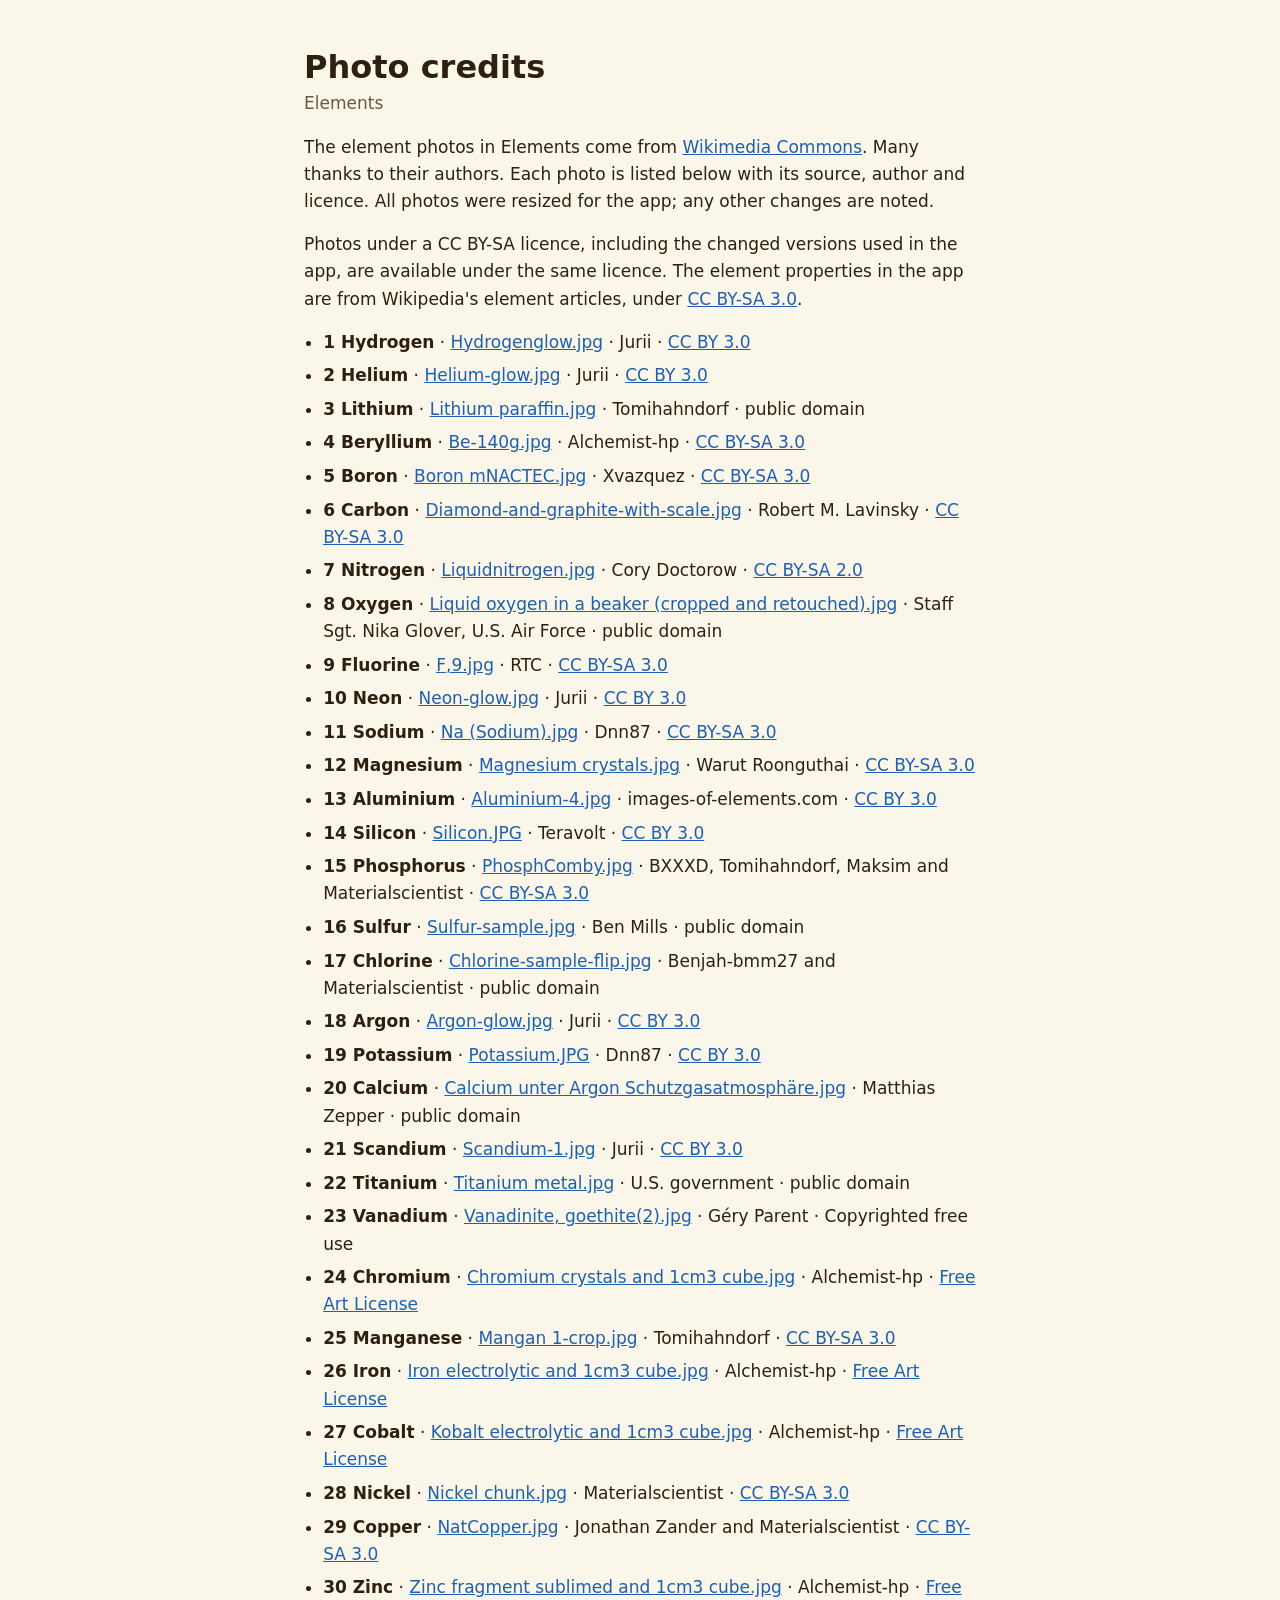
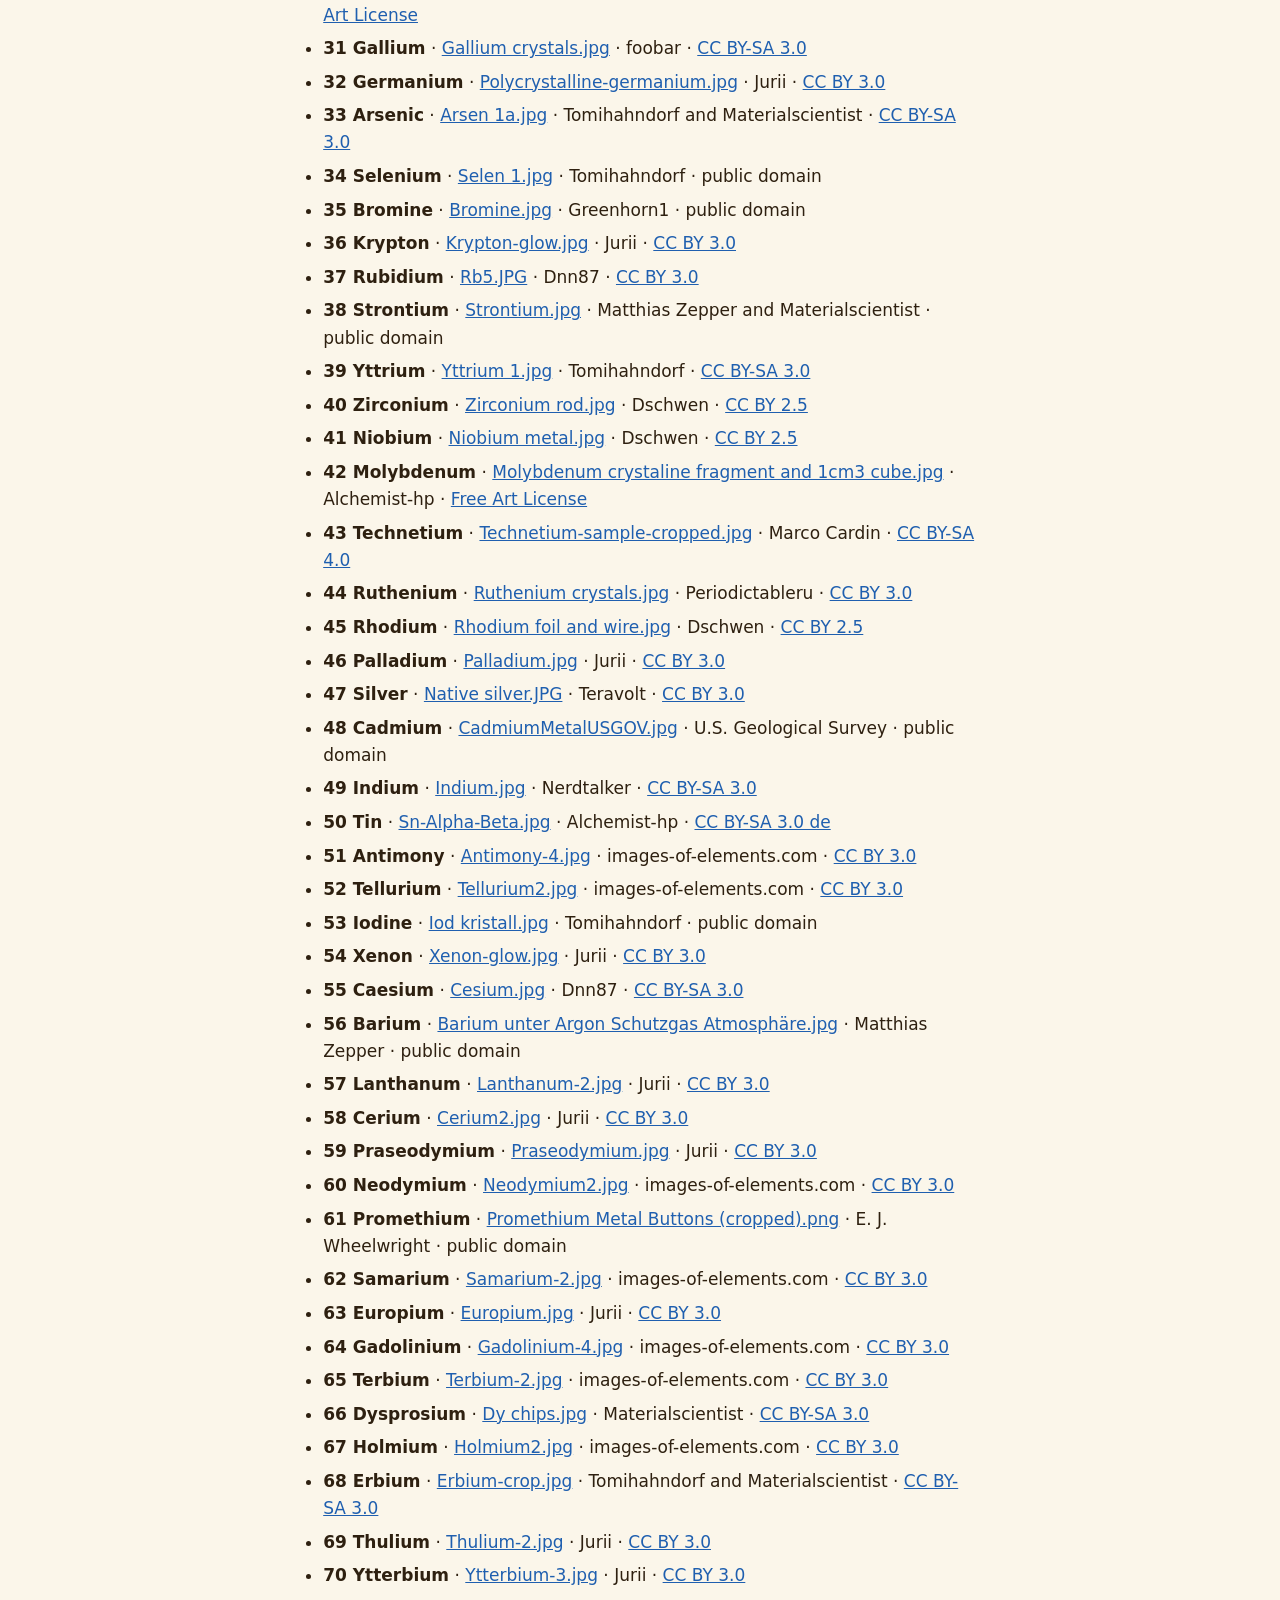
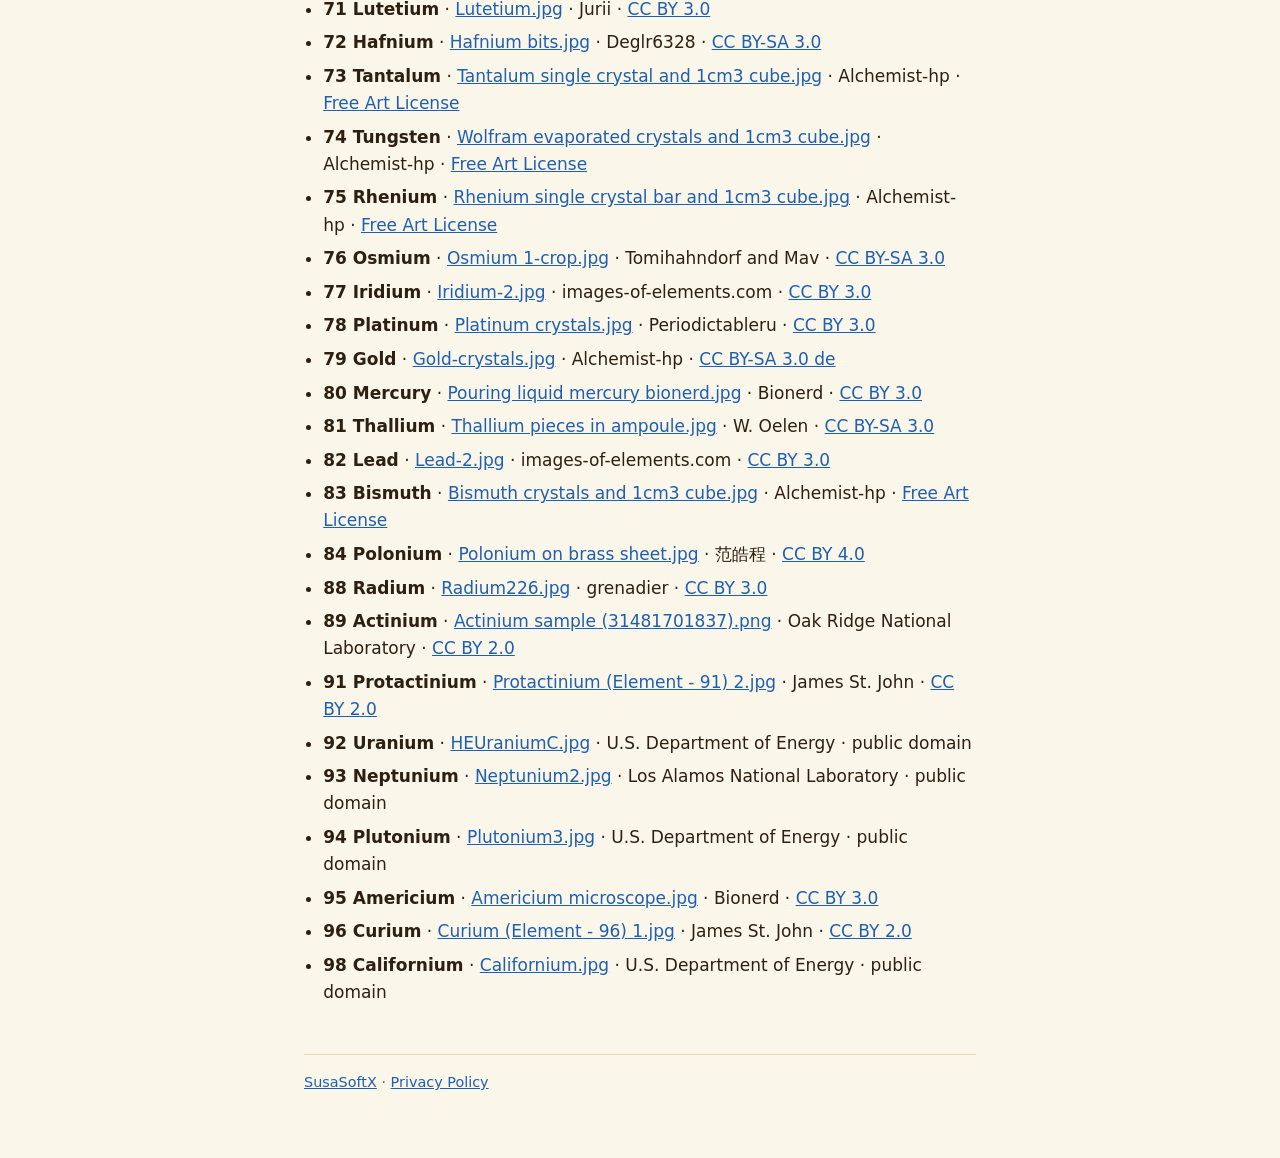
<file: elements-credits.html>
<!DOCTYPE html>
<html lang="en">
<head>
  <meta charset="utf-8">
  <meta name="viewport" content="width=device-width, initial-scale=1">
  <title>Elements photo credits – SusaSoftX</title>
  <meta name="description" content="Sources and licences of the photos in the Elements app.">
  <link rel="stylesheet" href="style.css">
  <style>
    ul { padding-left: 1.2rem; }
    li { margin: .4rem 0; overflow-wrap: anywhere; }
  </style>
</head>
<body>
  <main>
    <h1>Photo credits</h1>
    <p class="muted">Elements</p>
    <p>The element photos in Elements come from <a href="https://commons.wikimedia.org">Wikimedia Commons</a>.
    Many thanks to their authors. Each photo is listed below with its source, author and licence.
    All photos were resized for the app; any other changes are noted.</p>
    <p>Photos under a CC BY-SA licence, including the changed versions used in the app, are available under the same
    licence. The element properties in the app are from Wikipedia's element articles, under
    <a href="https://creativecommons.org/licenses/by-sa/3.0/">CC BY-SA 3.0</a>.</p>
    <ul>
      <li id="e1"><b>1 Hydrogen</b> · <a href="https://commons.wikimedia.org/wiki/File:Hydrogenglow.jpg">Hydrogenglow.jpg</a> · Jurii · <a href="https://creativecommons.org/licenses/by/3.0">CC BY 3.0</a></li>
      <li id="e2"><b>2 Helium</b> · <a href="https://commons.wikimedia.org/wiki/File:Helium-glow.jpg">Helium-glow.jpg</a> · Jurii · <a href="https://creativecommons.org/licenses/by/3.0">CC BY 3.0</a></li>
      <li id="e3"><b>3 Lithium</b> · <a href="https://commons.wikimedia.org/wiki/File:Lithium_paraffin.jpg">Lithium paraffin.jpg</a> · Tomihahndorf · public domain</li>
      <li id="e4"><b>4 Beryllium</b> · <a href="https://commons.wikimedia.org/wiki/File:Be-140g.jpg">Be-140g.jpg</a> · Alchemist-hp · <a href="https://creativecommons.org/licenses/by-sa/3.0">CC BY-SA 3.0</a></li>
      <li id="e5"><b>5 Boron</b> · <a href="https://commons.wikimedia.org/wiki/File:Boron_mNACTEC.jpg">Boron mNACTEC.jpg</a> · Xvazquez · <a href="https://creativecommons.org/licenses/by-sa/3.0">CC BY-SA 3.0</a></li>
      <li id="e6"><b>6 Carbon</b> · <a href="https://commons.wikimedia.org/wiki/File:Diamond-and-graphite-with-scale.jpg">Diamond-and-graphite-with-scale.jpg</a> · Robert M. Lavinsky · <a href="https://creativecommons.org/licenses/by-sa/3.0">CC BY-SA 3.0</a></li>
      <li id="e7"><b>7 Nitrogen</b> · <a href="https://commons.wikimedia.org/wiki/File:Liquidnitrogen.jpg">Liquidnitrogen.jpg</a> · Cory Doctorow · <a href="https://creativecommons.org/licenses/by-sa/2.0">CC BY-SA 2.0</a></li>
      <li id="e8"><b>8 Oxygen</b> · <a href="https://commons.wikimedia.org/wiki/File:Liquid_oxygen_in_a_beaker_(cropped_and_retouched).jpg">Liquid oxygen in a beaker (cropped and retouched).jpg</a> · Staff Sgt. Nika Glover, U.S. Air Force · public domain</li>
      <li id="e9"><b>9 Fluorine</b> · <a href="https://commons.wikimedia.org/wiki/File:F,9.jpg">F,9.jpg</a> · RTC · <a href="http://creativecommons.org/licenses/by-sa/3.0/">CC BY-SA 3.0</a></li>
      <li id="e10"><b>10 Neon</b> · <a href="https://commons.wikimedia.org/wiki/File:Neon-glow.jpg">Neon-glow.jpg</a> · Jurii · <a href="https://creativecommons.org/licenses/by/3.0">CC BY 3.0</a></li>
      <li id="e11"><b>11 Sodium</b> · <a href="https://commons.wikimedia.org/wiki/File:Na_(Sodium).jpg">Na (Sodium).jpg</a> · Dnn87 · <a href="https://creativecommons.org/licenses/by-sa/3.0">CC BY-SA 3.0</a></li>
      <li id="e12"><b>12 Magnesium</b> · <a href="https://commons.wikimedia.org/wiki/File:Magnesium_crystals.jpg">Magnesium crystals.jpg</a> · Warut Roonguthai · <a href="https://creativecommons.org/licenses/by-sa/3.0">CC BY-SA 3.0</a></li>
      <li id="e13"><b>13 Aluminium</b> · <a href="https://commons.wikimedia.org/wiki/File:Aluminium-4.jpg">Aluminium-4.jpg</a> · images-of-elements.com · <a href="https://creativecommons.org/licenses/by/3.0">CC BY 3.0</a></li>
      <li id="e14"><b>14 Silicon</b> · <a href="https://commons.wikimedia.org/wiki/File:Silicon.JPG">Silicon.JPG</a> · Teravolt · <a href="https://creativecommons.org/licenses/by/3.0">CC BY 3.0</a></li>
      <li id="e15"><b>15 Phosphorus</b> · <a href="https://commons.wikimedia.org/wiki/File:PhosphComby.jpg">PhosphComby.jpg</a> · BXXXD, Tomihahndorf, Maksim and Materialscientist · <a href="http://creativecommons.org/licenses/by-sa/3.0/">CC BY-SA 3.0</a></li>
      <li id="e16"><b>16 Sulfur</b> · <a href="https://commons.wikimedia.org/wiki/File:Sulfur-sample.jpg">Sulfur-sample.jpg</a> · Ben Mills · public domain</li>
      <li id="e17"><b>17 Chlorine</b> · <a href="https://commons.wikimedia.org/wiki/File:Chlorine-sample-flip.jpg">Chlorine-sample-flip.jpg</a> · Benjah-bmm27 and Materialscientist · public domain</li>
      <li id="e18"><b>18 Argon</b> · <a href="https://commons.wikimedia.org/wiki/File:Argon-glow.jpg">Argon-glow.jpg</a> · Jurii · <a href="https://creativecommons.org/licenses/by/3.0">CC BY 3.0</a></li>
      <li id="e19"><b>19 Potassium</b> · <a href="https://commons.wikimedia.org/wiki/File:Potassium.JPG">Potassium.JPG</a> · Dnn87 · <a href="https://creativecommons.org/licenses/by/3.0">CC BY 3.0</a></li>
      <li id="e20"><b>20 Calcium</b> · <a href="https://commons.wikimedia.org/wiki/File:Calcium_unter_Argon_Schutzgasatmosph%C3%A4re.jpg">Calcium unter Argon Schutzgasatmosphäre.jpg</a> · Matthias Zepper · public domain</li>
      <li id="e21"><b>21 Scandium</b> · <a href="https://commons.wikimedia.org/wiki/File:Scandium-1.jpg">Scandium-1.jpg</a> · Jurii · <a href="https://creativecommons.org/licenses/by/3.0">CC BY 3.0</a></li>
      <li id="e22"><b>22 Titanium</b> · <a href="https://commons.wikimedia.org/wiki/File:Titanium_metal.jpg">Titanium metal.jpg</a> · U.S. government · public domain</li>
      <li id="e23"><b>23 Vanadium</b> · <a href="https://commons.wikimedia.org/wiki/File:Vanadinite,_goethite(2).jpg">Vanadinite, goethite(2).jpg</a> · Géry Parent · Copyrighted free use</li>
      <li id="e24"><b>24 Chromium</b> · <a href="https://commons.wikimedia.org/wiki/File:Chromium_crystals_and_1cm3_cube.jpg">Chromium crystals and 1cm3 cube.jpg</a> · Alchemist-hp · <a href="http://artlibre.org/licence/lal/en">Free Art License</a></li>
      <li id="e25"><b>25 Manganese</b> · <a href="https://commons.wikimedia.org/wiki/File:Mangan_1-crop.jpg">Mangan 1-crop.jpg</a> · Tomihahndorf · <a href="https://creativecommons.org/licenses/by-sa/3.0">CC BY-SA 3.0</a></li>
      <li id="e26"><b>26 Iron</b> · <a href="https://commons.wikimedia.org/wiki/File:Iron_electrolytic_and_1cm3_cube.jpg">Iron electrolytic and 1cm3 cube.jpg</a> · Alchemist-hp · <a href="http://artlibre.org/licence/lal/en">Free Art License</a></li>
      <li id="e27"><b>27 Cobalt</b> · <a href="https://commons.wikimedia.org/wiki/File:Kobalt_electrolytic_and_1cm3_cube.jpg">Kobalt electrolytic and 1cm3 cube.jpg</a> · Alchemist-hp · <a href="http://artlibre.org/licence/lal/en">Free Art License</a></li>
      <li id="e28"><b>28 Nickel</b> · <a href="https://commons.wikimedia.org/wiki/File:Nickel_chunk.jpg">Nickel chunk.jpg</a> · Materialscientist · <a href="https://creativecommons.org/licenses/by-sa/3.0">CC BY-SA 3.0</a></li>
      <li id="e29"><b>29 Copper</b> · <a href="https://commons.wikimedia.org/wiki/File:NatCopper.jpg">NatCopper.jpg</a> · Jonathan Zander and Materialscientist · <a href="http://creativecommons.org/licenses/by-sa/3.0/">CC BY-SA 3.0</a></li>
      <li id="e30"><b>30 Zinc</b> · <a href="https://commons.wikimedia.org/wiki/File:Zinc_fragment_sublimed_and_1cm3_cube.jpg">Zinc fragment sublimed and 1cm3 cube.jpg</a> · Alchemist-hp · <a href="http://artlibre.org/licence/lal/en">Free Art License</a></li>
      <li id="e31"><b>31 Gallium</b> · <a href="https://commons.wikimedia.org/wiki/File:Gallium_crystals.jpg">Gallium crystals.jpg</a> · foobar · <a href="http://creativecommons.org/licenses/by-sa/3.0/">CC BY-SA 3.0</a></li>
      <li id="e32"><b>32 Germanium</b> · <a href="https://commons.wikimedia.org/wiki/File:Polycrystalline-germanium.jpg">Polycrystalline-germanium.jpg</a> · Jurii · <a href="https://creativecommons.org/licenses/by/3.0">CC BY 3.0</a></li>
      <li id="e33"><b>33 Arsenic</b> · <a href="https://commons.wikimedia.org/wiki/File:Arsen_1a.jpg">Arsen 1a.jpg</a> · Tomihahndorf and Materialscientist · <a href="http://creativecommons.org/licenses/by-sa/3.0/">CC BY-SA 3.0</a></li>
      <li id="e34"><b>34 Selenium</b> · <a href="https://commons.wikimedia.org/wiki/File:Selen_1.jpg">Selen 1.jpg</a> · Tomihahndorf · public domain</li>
      <li id="e35"><b>35 Bromine</b> · <a href="https://commons.wikimedia.org/wiki/File:Bromine.jpg">Bromine.jpg</a> · Greenhorn1 · public domain</li>
      <li id="e36"><b>36 Krypton</b> · <a href="https://commons.wikimedia.org/wiki/File:Krypton-glow.jpg">Krypton-glow.jpg</a> · Jurii · <a href="https://creativecommons.org/licenses/by/3.0">CC BY 3.0</a></li>
      <li id="e37"><b>37 Rubidium</b> · <a href="https://commons.wikimedia.org/wiki/File:Rb5.JPG">Rb5.JPG</a> · Dnn87 · <a href="https://creativecommons.org/licenses/by/3.0">CC BY 3.0</a></li>
      <li id="e38"><b>38 Strontium</b> · <a href="https://commons.wikimedia.org/wiki/File:Strontium.jpg">Strontium.jpg</a> · Matthias Zepper and Materialscientist · public domain</li>
      <li id="e39"><b>39 Yttrium</b> · <a href="https://commons.wikimedia.org/wiki/File:Yttrium_1.jpg">Yttrium 1.jpg</a> · Tomihahndorf · <a href="http://creativecommons.org/licenses/by-sa/3.0/">CC BY-SA 3.0</a></li>
      <li id="e40"><b>40 Zirconium</b> · <a href="https://commons.wikimedia.org/wiki/File:Zirconium_rod.jpg">Zirconium rod.jpg</a> · Dschwen · <a href="https://creativecommons.org/licenses/by/2.5">CC BY 2.5</a></li>
      <li id="e41"><b>41 Niobium</b> · <a href="https://commons.wikimedia.org/wiki/File:Niobium_metal.jpg">Niobium metal.jpg</a> · Dschwen · <a href="https://creativecommons.org/licenses/by/2.5">CC BY 2.5</a></li>
      <li id="e42"><b>42 Molybdenum</b> · <a href="https://commons.wikimedia.org/wiki/File:Molybdenum_crystaline_fragment_and_1cm3_cube.jpg">Molybdenum crystaline fragment and 1cm3 cube.jpg</a> · Alchemist-hp · <a href="http://artlibre.org/licence/lal/en">Free Art License</a></li>
      <li id="e43"><b>43 Technetium</b> · <a href="https://commons.wikimedia.org/wiki/File:Technetium-sample-cropped.jpg">Technetium-sample-cropped.jpg</a> · Marco Cardin · <a href="https://creativecommons.org/licenses/by-sa/4.0">CC BY-SA 4.0</a></li>
      <li id="e44"><b>44 Ruthenium</b> · <a href="https://commons.wikimedia.org/wiki/File:Ruthenium_crystals.jpg">Ruthenium crystals.jpg</a> · Periodictableru · <a href="https://creativecommons.org/licenses/by/3.0">CC BY 3.0</a></li>
      <li id="e45"><b>45 Rhodium</b> · <a href="https://commons.wikimedia.org/wiki/File:Rhodium_foil_and_wire.jpg">Rhodium foil and wire.jpg</a> · Dschwen · <a href="https://creativecommons.org/licenses/by/2.5">CC BY 2.5</a></li>
      <li id="e46"><b>46 Palladium</b> · <a href="https://commons.wikimedia.org/wiki/File:Palladium.jpg">Palladium.jpg</a> · Jurii · <a href="https://creativecommons.org/licenses/by/3.0">CC BY 3.0</a></li>
      <li id="e47"><b>47 Silver</b> · <a href="https://commons.wikimedia.org/wiki/File:Native_silver.JPG">Native silver.JPG</a> · Teravolt · <a href="https://creativecommons.org/licenses/by/3.0">CC BY 3.0</a></li>
      <li id="e48"><b>48 Cadmium</b> · <a href="https://commons.wikimedia.org/wiki/File:CadmiumMetalUSGOV.jpg">CadmiumMetalUSGOV.jpg</a> · U.S. Geological Survey · public domain</li>
      <li id="e49"><b>49 Indium</b> · <a href="https://commons.wikimedia.org/wiki/File:Indium.jpg">Indium.jpg</a> · Nerdtalker · <a href="https://creativecommons.org/licenses/by-sa/3.0">CC BY-SA 3.0</a></li>
      <li id="e50"><b>50 Tin</b> · <a href="https://commons.wikimedia.org/wiki/File:Sn-Alpha-Beta.jpg">Sn-Alpha-Beta.jpg</a> · Alchemist-hp · <a href="https://creativecommons.org/licenses/by-sa/3.0/de/deed.en">CC BY-SA 3.0 de</a></li>
      <li id="e51"><b>51 Antimony</b> · <a href="https://commons.wikimedia.org/wiki/File:Antimony-4.jpg">Antimony-4.jpg</a> · images-of-elements.com · <a href="https://creativecommons.org/licenses/by/3.0">CC BY 3.0</a></li>
      <li id="e52"><b>52 Tellurium</b> · <a href="https://commons.wikimedia.org/wiki/File:Tellurium2.jpg">Tellurium2.jpg</a> · images-of-elements.com · <a href="https://creativecommons.org/licenses/by/3.0">CC BY 3.0</a></li>
      <li id="e53"><b>53 Iodine</b> · <a href="https://commons.wikimedia.org/wiki/File:Iod_kristall.jpg">Iod kristall.jpg</a> · Tomihahndorf · public domain</li>
      <li id="e54"><b>54 Xenon</b> · <a href="https://commons.wikimedia.org/wiki/File:Xenon-glow.jpg">Xenon-glow.jpg</a> · Jurii · <a href="https://creativecommons.org/licenses/by/3.0">CC BY 3.0</a></li>
      <li id="e55"><b>55 Caesium</b> · <a href="https://commons.wikimedia.org/wiki/File:Cesium.jpg">Cesium.jpg</a> · Dnn87 · <a href="https://creativecommons.org/licenses/by-sa/3.0">CC BY-SA 3.0</a></li>
      <li id="e56"><b>56 Barium</b> · <a href="https://commons.wikimedia.org/wiki/File:Barium_unter_Argon_Schutzgas_Atmosph%C3%A4re.jpg">Barium unter Argon Schutzgas Atmosphäre.jpg</a> · Matthias Zepper · public domain</li>
      <li id="e57"><b>57 Lanthanum</b> · <a href="https://commons.wikimedia.org/wiki/File:Lanthanum-2.jpg">Lanthanum-2.jpg</a> · Jurii · <a href="https://creativecommons.org/licenses/by/3.0">CC BY 3.0</a></li>
      <li id="e58"><b>58 Cerium</b> · <a href="https://commons.wikimedia.org/wiki/File:Cerium2.jpg">Cerium2.jpg</a> · Jurii · <a href="https://creativecommons.org/licenses/by/3.0">CC BY 3.0</a></li>
      <li id="e59"><b>59 Praseodymium</b> · <a href="https://commons.wikimedia.org/wiki/File:Praseodymium.jpg">Praseodymium.jpg</a> · Jurii · <a href="https://creativecommons.org/licenses/by/3.0">CC BY 3.0</a></li>
      <li id="e60"><b>60 Neodymium</b> · <a href="https://commons.wikimedia.org/wiki/File:Neodymium2.jpg">Neodymium2.jpg</a> · images-of-elements.com · <a href="https://creativecommons.org/licenses/by/3.0">CC BY 3.0</a></li>
      <li id="e61"><b>61 Promethium</b> · <a href="https://commons.wikimedia.org/wiki/File:Promethium_Metal_Buttons_(cropped).png">Promethium Metal Buttons (cropped).png</a> · E. J. Wheelwright · public domain</li>
      <li id="e62"><b>62 Samarium</b> · <a href="https://commons.wikimedia.org/wiki/File:Samarium-2.jpg">Samarium-2.jpg</a> · images-of-elements.com · <a href="https://creativecommons.org/licenses/by/3.0">CC BY 3.0</a></li>
      <li id="e63"><b>63 Europium</b> · <a href="https://commons.wikimedia.org/wiki/File:Europium.jpg">Europium.jpg</a> · Jurii · <a href="https://creativecommons.org/licenses/by/3.0">CC BY 3.0</a></li>
      <li id="e64"><b>64 Gadolinium</b> · <a href="https://commons.wikimedia.org/wiki/File:Gadolinium-4.jpg">Gadolinium-4.jpg</a> · images-of-elements.com · <a href="https://creativecommons.org/licenses/by/3.0">CC BY 3.0</a></li>
      <li id="e65"><b>65 Terbium</b> · <a href="https://commons.wikimedia.org/wiki/File:Terbium-2.jpg">Terbium-2.jpg</a> · images-of-elements.com · <a href="https://creativecommons.org/licenses/by/3.0">CC BY 3.0</a></li>
      <li id="e66"><b>66 Dysprosium</b> · <a href="https://commons.wikimedia.org/wiki/File:Dy_chips.jpg">Dy chips.jpg</a> · Materialscientist · <a href="https://creativecommons.org/licenses/by-sa/3.0">CC BY-SA 3.0</a></li>
      <li id="e67"><b>67 Holmium</b> · <a href="https://commons.wikimedia.org/wiki/File:Holmium2.jpg">Holmium2.jpg</a> · images-of-elements.com · <a href="https://creativecommons.org/licenses/by/3.0">CC BY 3.0</a></li>
      <li id="e68"><b>68 Erbium</b> · <a href="https://commons.wikimedia.org/wiki/File:Erbium-crop.jpg">Erbium-crop.jpg</a> · Tomihahndorf and Materialscientist · <a href="http://creativecommons.org/licenses/by-sa/3.0/">CC BY-SA 3.0</a></li>
      <li id="e69"><b>69 Thulium</b> · <a href="https://commons.wikimedia.org/wiki/File:Thulium-2.jpg">Thulium-2.jpg</a> · Jurii · <a href="https://creativecommons.org/licenses/by/3.0">CC BY 3.0</a></li>
      <li id="e70"><b>70 Ytterbium</b> · <a href="https://commons.wikimedia.org/wiki/File:Ytterbium-3.jpg">Ytterbium-3.jpg</a> · Jurii · <a href="https://creativecommons.org/licenses/by/3.0">CC BY 3.0</a></li>
      <li id="e71"><b>71 Lutetium</b> · <a href="https://commons.wikimedia.org/wiki/File:Lutetium.jpg">Lutetium.jpg</a> · Jurii · <a href="https://creativecommons.org/licenses/by/3.0">CC BY 3.0</a></li>
      <li id="e72"><b>72 Hafnium</b> · <a href="https://commons.wikimedia.org/wiki/File:Hafnium_bits.jpg">Hafnium bits.jpg</a> · Deglr6328 · <a href="http://creativecommons.org/licenses/by-sa/3.0/">CC BY-SA 3.0</a></li>
      <li id="e73"><b>73 Tantalum</b> · <a href="https://commons.wikimedia.org/wiki/File:Tantalum_single_crystal_and_1cm3_cube.jpg">Tantalum single crystal and 1cm3 cube.jpg</a> · Alchemist-hp · <a href="http://artlibre.org/licence/lal/en">Free Art License</a></li>
      <li id="e74"><b>74 Tungsten</b> · <a href="https://commons.wikimedia.org/wiki/File:Wolfram_evaporated_crystals_and_1cm3_cube.jpg">Wolfram evaporated crystals and 1cm3 cube.jpg</a> · Alchemist-hp · <a href="http://artlibre.org/licence/lal/en">Free Art License</a></li>
      <li id="e75"><b>75 Rhenium</b> · <a href="https://commons.wikimedia.org/wiki/File:Rhenium_single_crystal_bar_and_1cm3_cube.jpg">Rhenium single crystal bar and 1cm3 cube.jpg</a> · Alchemist-hp · <a href="http://artlibre.org/licence/lal/en">Free Art License</a></li>
      <li id="e76"><b>76 Osmium</b> · <a href="https://commons.wikimedia.org/wiki/File:Osmium_1-crop.jpg">Osmium 1-crop.jpg</a> · Tomihahndorf and Mav · <a href="http://creativecommons.org/licenses/by-sa/3.0/">CC BY-SA 3.0</a></li>
      <li id="e77"><b>77 Iridium</b> · <a href="https://commons.wikimedia.org/wiki/File:Iridium-2.jpg">Iridium-2.jpg</a> · images-of-elements.com · <a href="https://creativecommons.org/licenses/by/3.0">CC BY 3.0</a></li>
      <li id="e78"><b>78 Platinum</b> · <a href="https://commons.wikimedia.org/wiki/File:Platinum_crystals.jpg">Platinum crystals.jpg</a> · Periodictableru · <a href="https://creativecommons.org/licenses/by/3.0">CC BY 3.0</a></li>
      <li id="e79"><b>79 Gold</b> · <a href="https://commons.wikimedia.org/wiki/File:Gold-crystals.jpg">Gold-crystals.jpg</a> · Alchemist-hp · <a href="https://creativecommons.org/licenses/by-sa/3.0/de/deed.en">CC BY-SA 3.0 de</a></li>
      <li id="e80"><b>80 Mercury</b> · <a href="https://commons.wikimedia.org/wiki/File:Pouring_liquid_mercury_bionerd.jpg">Pouring liquid mercury bionerd.jpg</a> · Bionerd · <a href="https://creativecommons.org/licenses/by/3.0">CC BY 3.0</a></li>
      <li id="e81"><b>81 Thallium</b> · <a href="https://commons.wikimedia.org/wiki/File:Thallium_pieces_in_ampoule.jpg">Thallium pieces in ampoule.jpg</a> · W. Oelen · <a href="https://creativecommons.org/licenses/by-sa/3.0">CC BY-SA 3.0</a></li>
      <li id="e82"><b>82 Lead</b> · <a href="https://commons.wikimedia.org/wiki/File:Lead-2.jpg">Lead-2.jpg</a> · images-of-elements.com · <a href="https://creativecommons.org/licenses/by/3.0">CC BY 3.0</a></li>
      <li id="e83"><b>83 Bismuth</b> · <a href="https://commons.wikimedia.org/wiki/File:Bismuth_crystals_and_1cm3_cube.jpg">Bismuth crystals and 1cm3 cube.jpg</a> · Alchemist-hp · <a href="http://artlibre.org/licence/lal/en">Free Art License</a></li>
      <li id="e84"><b>84 Polonium</b> · <a href="https://commons.wikimedia.org/wiki/File:Polonium_on_brass_sheet.jpg">Polonium on brass sheet.jpg</a> · 范皓程 · <a href="https://creativecommons.org/licenses/by/4.0">CC BY 4.0</a></li>
      <li id="e88"><b>88 Radium</b> · <a href="https://commons.wikimedia.org/wiki/File:Radium226.jpg">Radium226.jpg</a> · grenadier · <a href="https://creativecommons.org/licenses/by/3.0">CC BY 3.0</a></li>
      <li id="e89"><b>89 Actinium</b> · <a href="https://commons.wikimedia.org/wiki/File:Actinium_sample_(31481701837).png">Actinium sample (31481701837).png</a> · Oak Ridge National Laboratory · <a href="https://creativecommons.org/licenses/by/2.0">CC BY 2.0</a></li>
      <li id="e91"><b>91 Protactinium</b> · <a href="https://commons.wikimedia.org/wiki/File:Protactinium_(Element_-_91)_2.jpg">Protactinium (Element - 91) 2.jpg</a> · James St. John · <a href="https://creativecommons.org/licenses/by/2.0">CC BY 2.0</a></li>
      <li id="e92"><b>92 Uranium</b> · <a href="https://commons.wikimedia.org/wiki/File:HEUraniumC.jpg">HEUraniumC.jpg</a> · U.S. Department of Energy · public domain</li>
      <li id="e93"><b>93 Neptunium</b> · <a href="https://commons.wikimedia.org/wiki/File:Neptunium2.jpg">Neptunium2.jpg</a> · Los Alamos National Laboratory · public domain</li>
      <li id="e94"><b>94 Plutonium</b> · <a href="https://commons.wikimedia.org/wiki/File:Plutonium3.jpg">Plutonium3.jpg</a> · U.S. Department of Energy · public domain</li>
      <li id="e95"><b>95 Americium</b> · <a href="https://commons.wikimedia.org/wiki/File:Americium_microscope.jpg">Americium microscope.jpg</a> · Bionerd · <a href="https://creativecommons.org/licenses/by/3.0">CC BY 3.0</a></li>
      <li id="e96"><b>96 Curium</b> · <a href="https://commons.wikimedia.org/wiki/File:Curium_(Element_-_96)_1.jpg">Curium (Element - 96) 1.jpg</a> · James St. John · <a href="https://creativecommons.org/licenses/by/2.0">CC BY 2.0</a></li>
      <li id="e98"><b>98 Californium</b> · <a href="https://commons.wikimedia.org/wiki/File:Californium.jpg">Californium.jpg</a> · U.S. Department of Energy · public domain</li>
    </ul>
    <footer>
      <a href="index.html">SusaSoftX</a> · <a href="privacy-policy.html">Privacy Policy</a>
    </footer>
  </main>
</body>
</html>
</file>
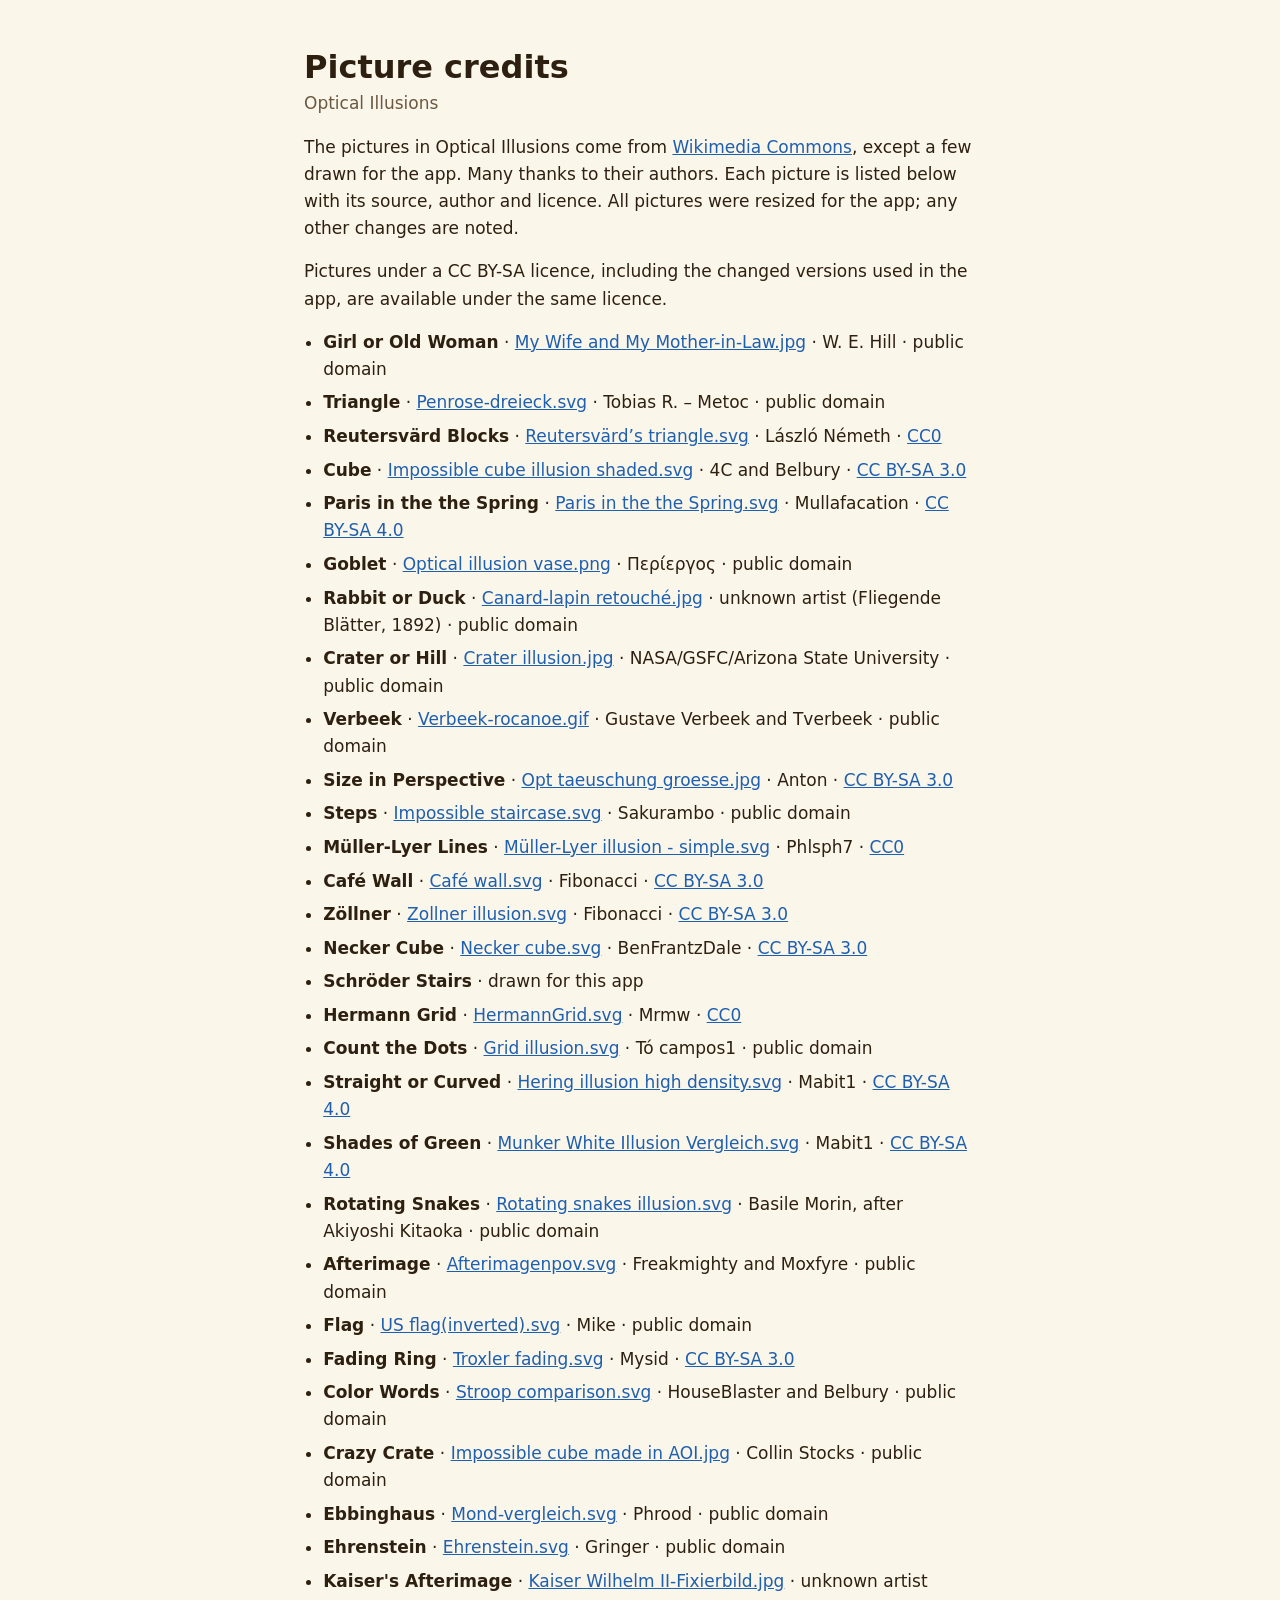
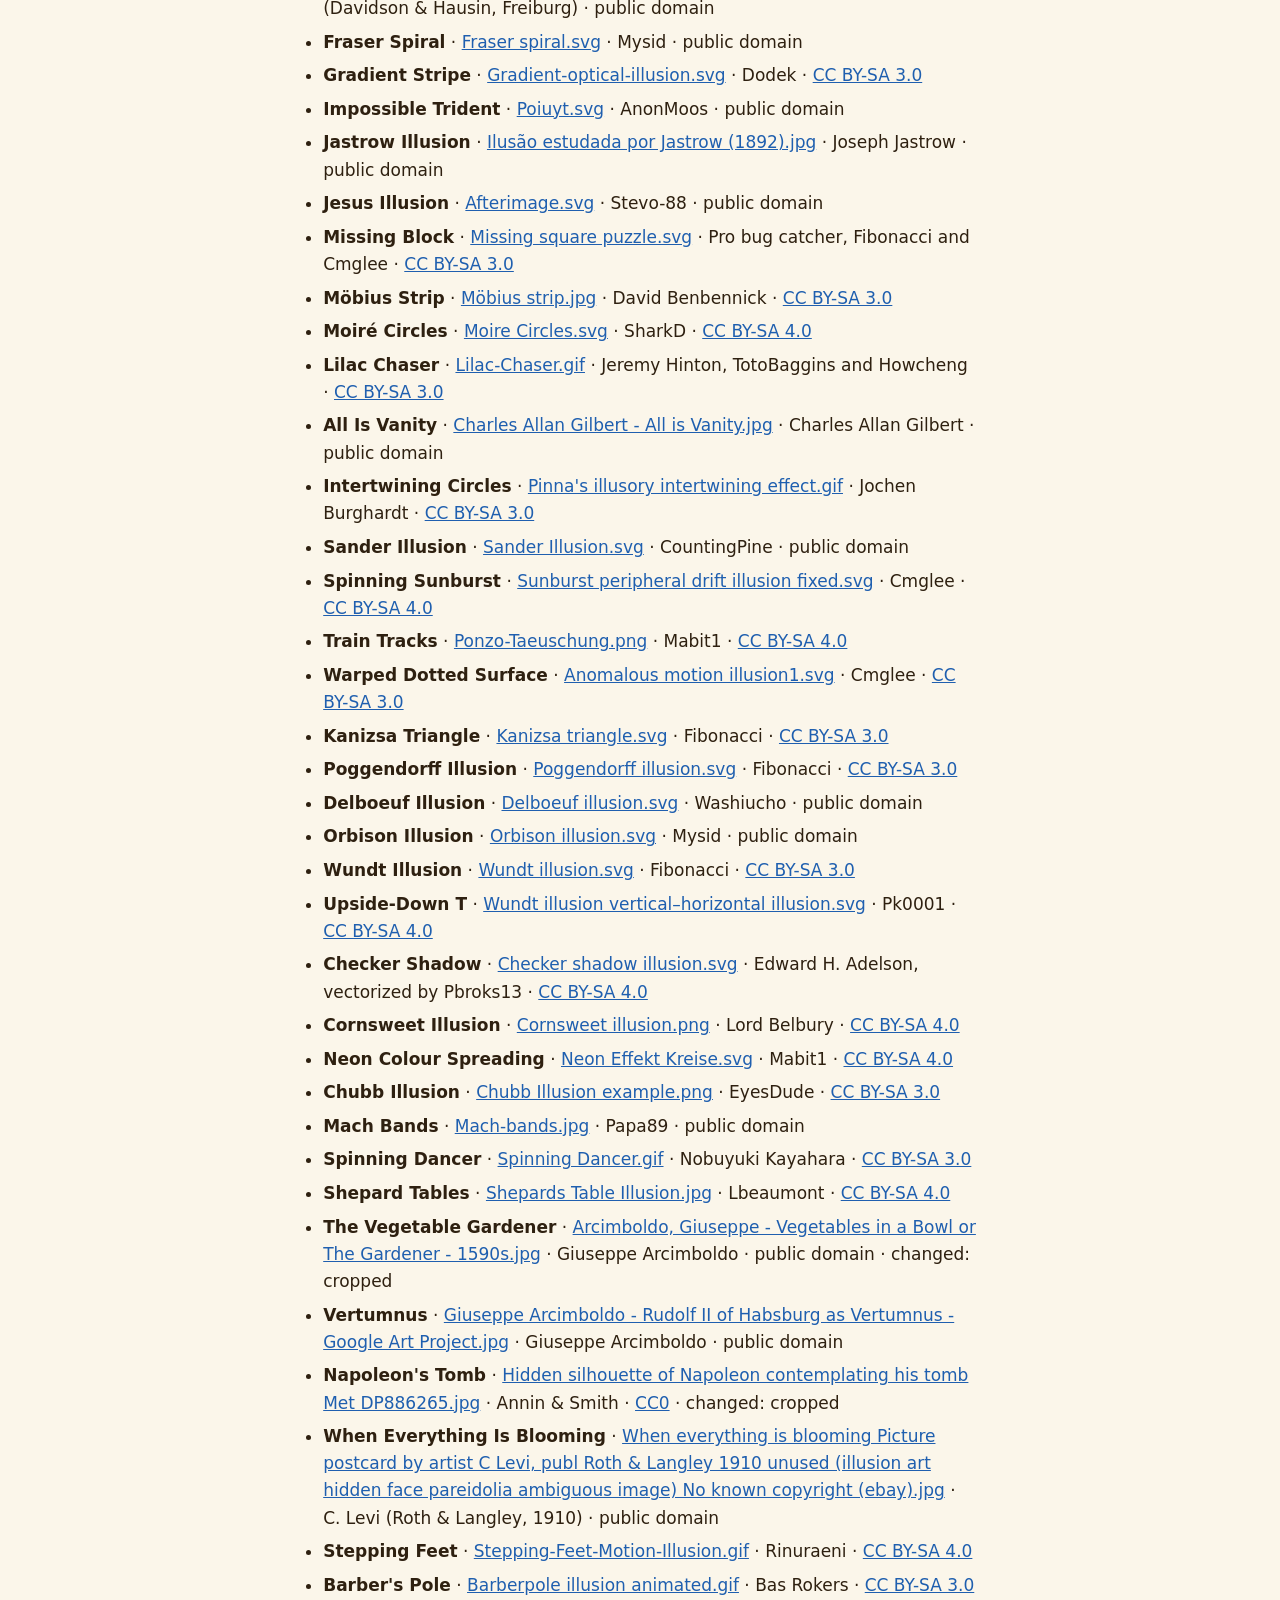
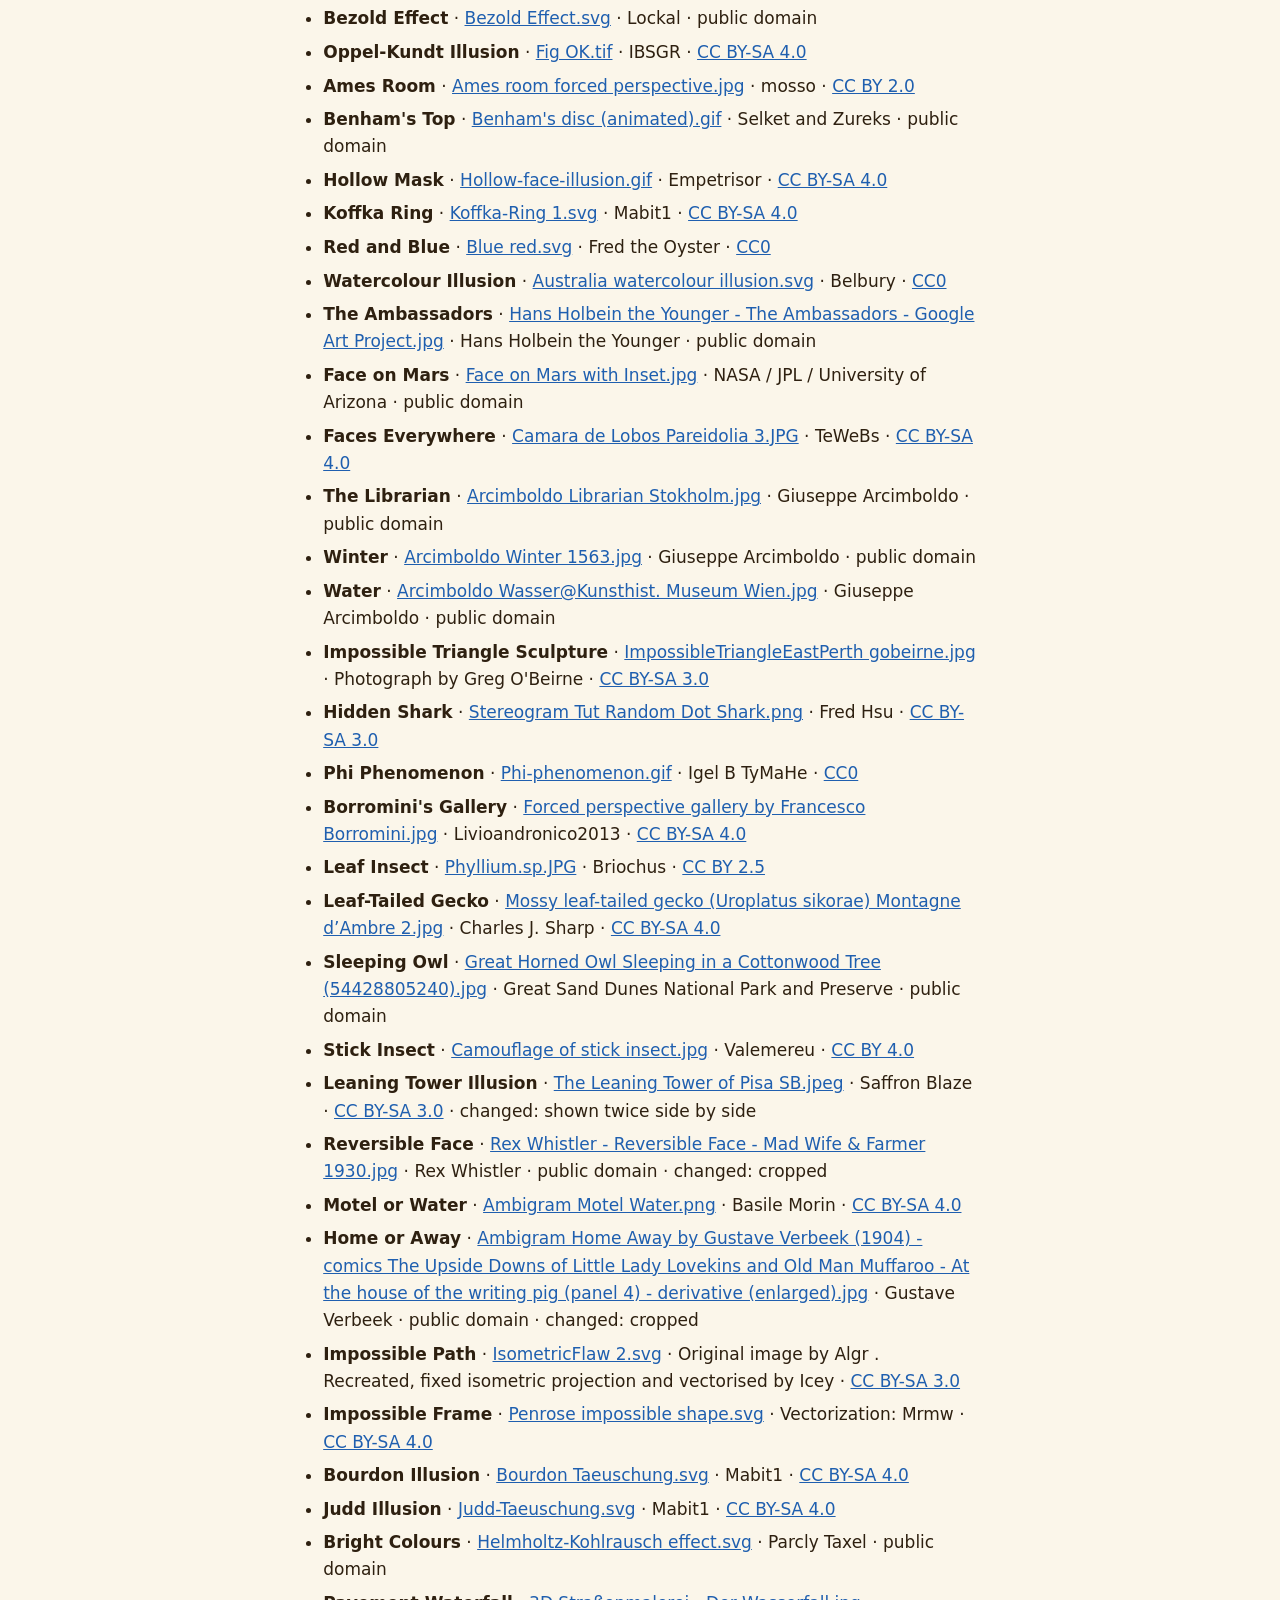
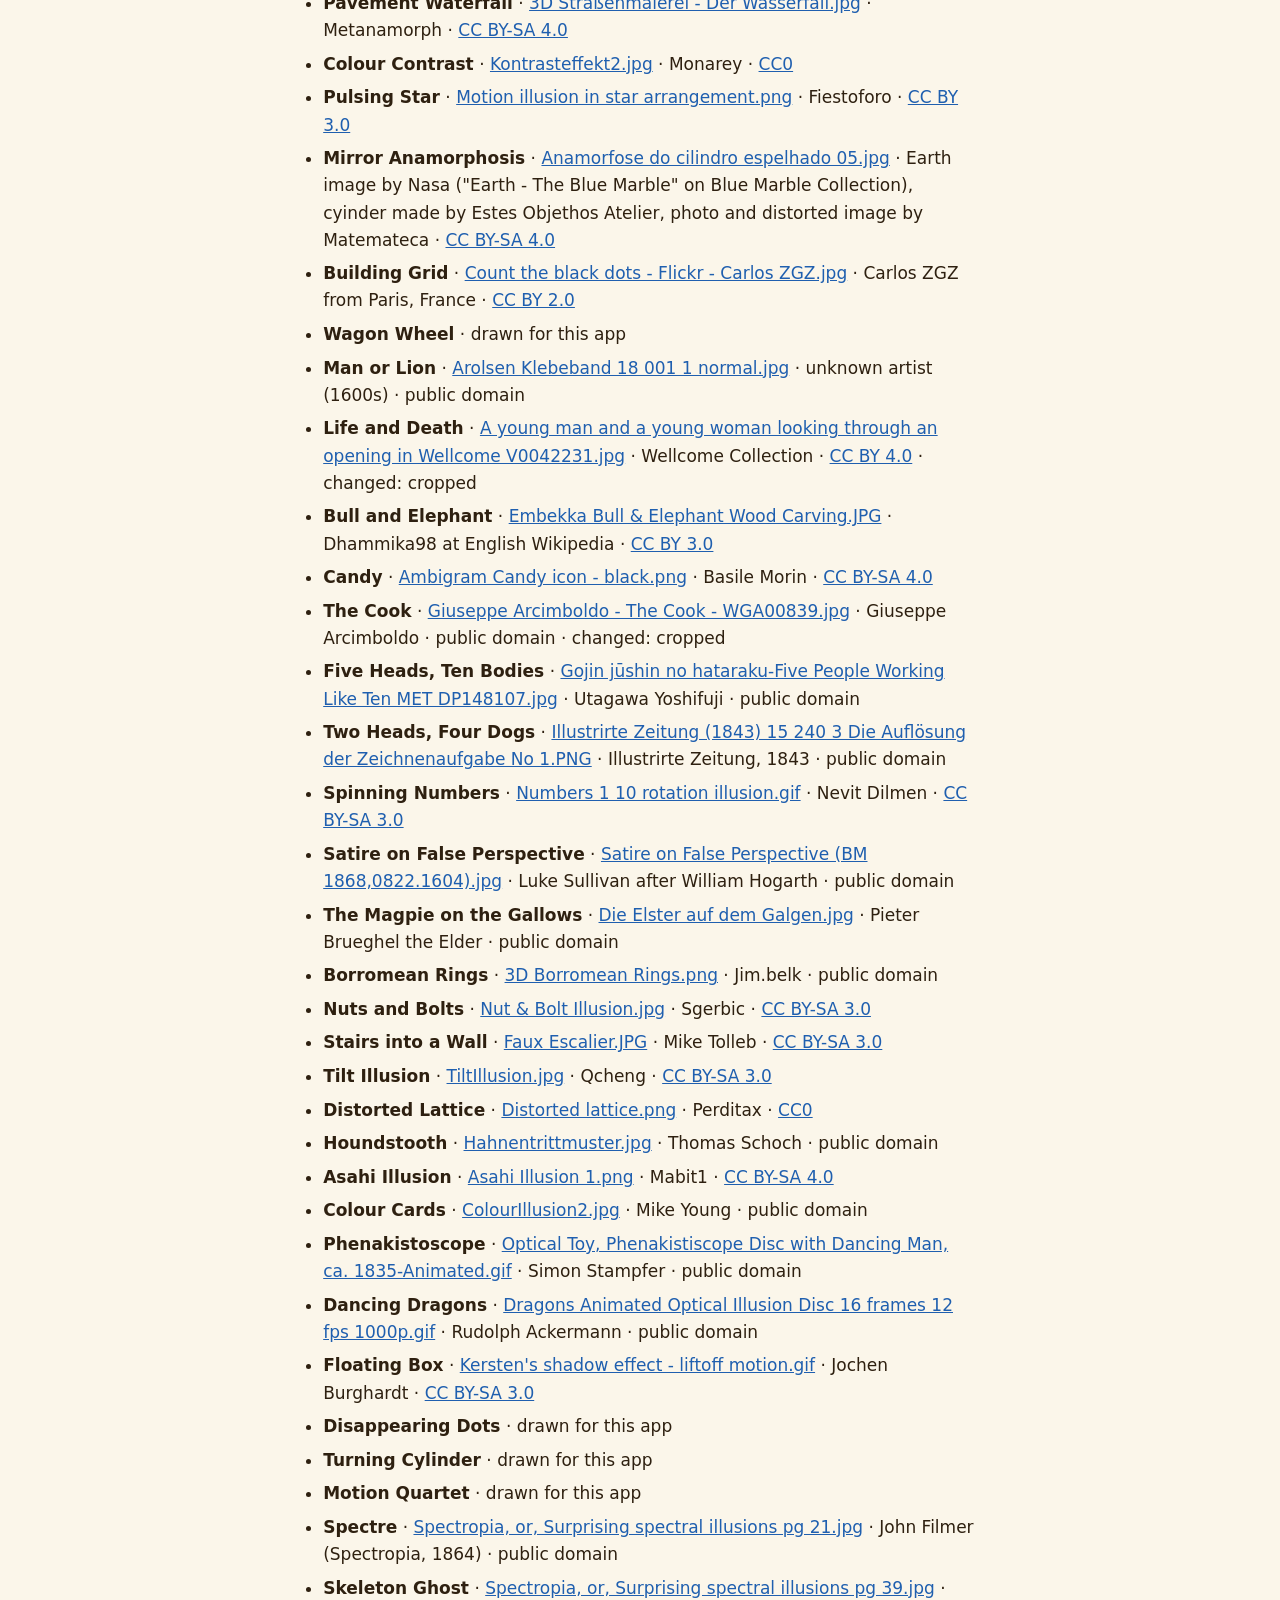
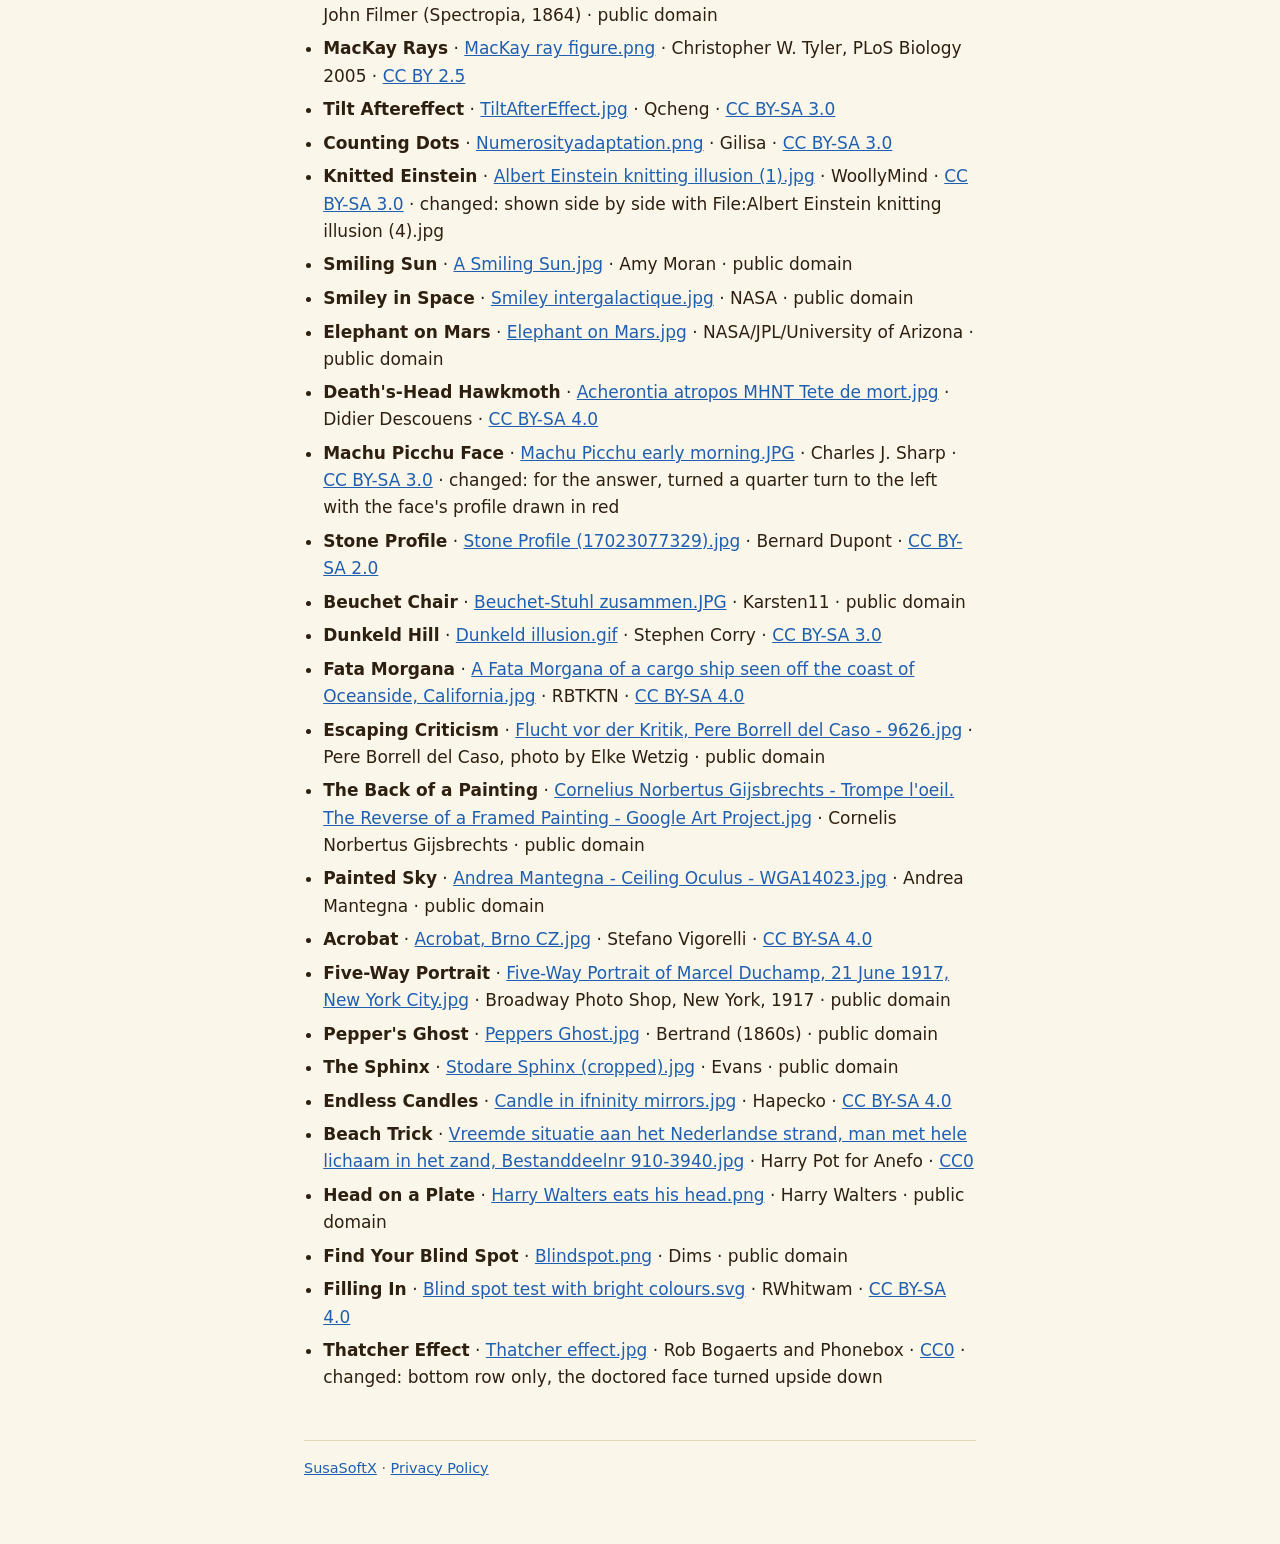
<file: illusions-credits.html>
<!DOCTYPE html>
<html lang="en">
<head>
  <meta charset="utf-8">
  <meta name="viewport" content="width=device-width, initial-scale=1">
  <title>Optical Illusions picture credits – SusaSoftX</title>
  <meta name="description" content="Sources and licences of the pictures in the Optical Illusions app.">
  <link rel="stylesheet" href="style.css">
  <style>
    ul { padding-left: 1.2rem; }
    li { margin: .4rem 0; overflow-wrap: anywhere; }
  </style>
</head>
<body>
  <main>
    <h1>Picture credits</h1>
    <p class="muted">Optical Illusions</p>
    <p>The pictures in Optical Illusions come from <a href="https://commons.wikimedia.org">Wikimedia Commons</a>,
    except a few drawn for the app. Many thanks to their authors. Each picture is listed below with its source, author and licence.
    All pictures were resized for the app; any other changes are noted.</p>
    <p>Pictures under a CC BY-SA licence, including the changed versions used in the app, are available under the same
    licence.</p>
    <ul>
      <li id="girl_or_old_woman"><b>Girl or Old Woman</b> · <a href="https://commons.wikimedia.org/wiki/File:My_Wife_and_My_Mother-in-Law.jpg">My Wife and My Mother-in-Law.jpg</a> · W. E. Hill · public domain</li>
      <li id="triangle"><b>Triangle</b> · <a href="https://commons.wikimedia.org/wiki/File:Penrose-dreieck.svg">Penrose-dreieck.svg</a> · Tobias R. – Metoc · public domain</li>
      <li id="reutersvard_blocks"><b>Reutersvärd Blocks</b> · <a href="https://commons.wikimedia.org/wiki/File:Reutersv%C3%A4rd%E2%80%99s_triangle.svg">Reutersvärd’s triangle.svg</a> · László Németh · <a href="http://creativecommons.org/publicdomain/zero/1.0/deed.en">CC0</a></li>
      <li id="cube"><b>Cube</b> · <a href="https://commons.wikimedia.org/wiki/File:Impossible_cube_illusion_shaded.svg">Impossible cube illusion shaded.svg</a> · 4C and Belbury · <a href="http://creativecommons.org/licenses/by-sa/3.0/">CC BY-SA 3.0</a></li>
      <li id="a_bird_in_the_bush"><b>Paris in the the Spring</b> · <a href="https://commons.wikimedia.org/wiki/File:Paris_in_the_the_Spring.svg">Paris in the the Spring.svg</a> · Mullafacation · <a href="https://creativecommons.org/licenses/by-sa/4.0">CC BY-SA 4.0</a></li>
      <li id="goblet"><b>Goblet</b> · <a href="https://commons.wikimedia.org/wiki/File:Optical_illusion_vase.png">Optical illusion vase.png</a> · Περίεργος · public domain</li>
      <li id="rabbit_or_duck"><b>Rabbit or Duck</b> · <a href="https://commons.wikimedia.org/wiki/File:Canard-lapin_retouch%C3%A9.jpg">Canard-lapin retouché.jpg</a> · unknown artist (Fliegende Blätter, 1892) · public domain</li>
      <li id="crater_or_hill"><b>Crater or Hill</b> · <a href="https://commons.wikimedia.org/wiki/File:Crater_illusion.jpg">Crater illusion.jpg</a> · NASA/GSFC/Arizona State University · public domain</li>
      <li id="verbeek"><b>Verbeek</b> · <a href="https://commons.wikimedia.org/wiki/File:Verbeek-rocanoe.gif">Verbeek-rocanoe.gif</a> · Gustave Verbeek and Tverbeek · public domain</li>
      <li id="soldiers"><b>Size in Perspective</b> · <a href="https://commons.wikimedia.org/wiki/File:Opt_taeuschung_groesse.jpg">Opt taeuschung groesse.jpg</a> · Anton · <a href="http://creativecommons.org/licenses/by-sa/3.0/">CC BY-SA 3.0</a></li>
      <li id="steps"><b>Steps</b> · <a href="https://commons.wikimedia.org/wiki/File:Impossible_staircase.svg">Impossible staircase.svg</a> · Sakurambo · public domain</li>
      <li id="vertical_lines"><b>Müller-Lyer Lines</b> · <a href="https://commons.wikimedia.org/wiki/File:M%C3%BCller-Lyer_illusion_-_simple.svg">Müller-Lyer illusion - simple.svg</a> · Phlsph7 · <a href="http://creativecommons.org/publicdomain/zero/1.0/deed.en">CC0</a></li>
      <li id="vertical_blocks"><b>Café Wall</b> · <a href="https://commons.wikimedia.org/wiki/File:Caf%C3%A9_wall.svg">Café wall.svg</a> · Fibonacci · <a href="http://creativecommons.org/licenses/by-sa/3.0/">CC BY-SA 3.0</a></li>
      <li id="zollner"><b>Zöllner</b> · <a href="https://commons.wikimedia.org/wiki/File:Zollner_illusion.svg">Zollner illusion.svg</a> · Fibonacci · <a href="http://creativecommons.org/licenses/by-sa/3.0/">CC BY-SA 3.0</a></li>
      <li id="necker_cube"><b>Necker Cube</b> · <a href="https://commons.wikimedia.org/wiki/File:Necker_cube.svg">Necker cube.svg</a> · BenFrantzDale · <a href="http://creativecommons.org/licenses/by-sa/3.0/">CC BY-SA 3.0</a></li>
      <li id="schroder_stairs"><b>Schröder Stairs</b> · drawn for this app</li>
      <li id="brighter_blue"><b>Hermann Grid</b> · <a href="https://commons.wikimedia.org/wiki/File:HermannGrid.svg">HermannGrid.svg</a> · Mrmw · <a href="http://creativecommons.org/publicdomain/zero/1.0/deed.en">CC0</a></li>
      <li id="count_the_dots"><b>Count the Dots</b> · <a href="https://commons.wikimedia.org/wiki/File:Grid_illusion.svg">Grid illusion.svg</a> · Tó campos1 · public domain</li>
      <li id="straight_or_curved"><b>Straight or Curved</b> · <a href="https://commons.wikimedia.org/wiki/File:Hering_illusion_high_density.svg">Hering illusion high density.svg</a> · Mabit1 · <a href="https://creativecommons.org/licenses/by-sa/4.0">CC BY-SA 4.0</a></li>
      <li id="shades_of_green"><b>Shades of Green</b> · <a href="https://commons.wikimedia.org/wiki/File:Munker_White_Illusion_Vergleich.svg">Munker White Illusion Vergleich.svg</a> · Mabit1 · <a href="https://creativecommons.org/licenses/by-sa/4.0">CC BY-SA 4.0</a></li>
      <li id="mystical_wheel"><b>Rotating Snakes</b> · <a href="https://commons.wikimedia.org/wiki/File:Rotating_snakes_illusion.svg">Rotating snakes illusion.svg</a> · Basile Morin, after Akiyoshi Kitaoka · public domain</li>
      <li id="queen"><b>Afterimage</b> · <a href="https://commons.wikimedia.org/wiki/File:Afterimagenpov.svg">Afterimagenpov.svg</a> · Freakmighty and Moxfyre · public domain</li>
      <li id="flag"><b>Flag</b> · <a href="https://commons.wikimedia.org/wiki/File:US_flag(inverted).svg">US flag(inverted).svg</a> · Mike · public domain</li>
      <li id="black_dot"><b>Fading Ring</b> · <a href="https://commons.wikimedia.org/wiki/File:Troxler_fading.svg">Troxler fading.svg</a> · Mysid · <a href="http://creativecommons.org/licenses/by-sa/3.0/">CC BY-SA 3.0</a></li>
      <li id="color_words"><b>Color Words</b> · <a href="https://commons.wikimedia.org/wiki/File:Stroop_comparison.svg">Stroop comparison.svg</a> · HouseBlaster and Belbury · public domain</li>
      <li id="crazy_crate"><b>Crazy Crate</b> · <a href="https://commons.wikimedia.org/wiki/File:Impossible_cube_made_in_AOI.jpg">Impossible cube made in AOI.jpg</a> · Collin Stocks · public domain</li>
      <li id="ebbinghaus"><b>Ebbinghaus</b> · <a href="https://commons.wikimedia.org/wiki/File:Mond-vergleich.svg">Mond-vergleich.svg</a> · Phrood · public domain</li>
      <li id="ehrenstein"><b>Ehrenstein</b> · <a href="https://commons.wikimedia.org/wiki/File:Ehrenstein.svg">Ehrenstein.svg</a> · Gringer · public domain</li>
      <li id="fleeting_florence"><b>Kaiser&#x27;s Afterimage</b> · <a href="https://commons.wikimedia.org/wiki/File:Kaiser_Wilhelm_II-Fixierbild.jpg">Kaiser Wilhelm II-Fixierbild.jpg</a> · unknown artist (Davidson &amp; Hausin, Freiburg) · public domain</li>
      <li id="fraser_spiral"><b>Fraser Spiral</b> · <a href="https://commons.wikimedia.org/wiki/File:Fraser_spiral.svg">Fraser spiral.svg</a> · Mysid · public domain</li>
      <li id="gradient_stripe"><b>Gradient Stripe</b> · <a href="https://commons.wikimedia.org/wiki/File:Gradient-optical-illusion.svg">Gradient-optical-illusion.svg</a> · Dodek · <a href="http://creativecommons.org/licenses/by-sa/3.0/">CC BY-SA 3.0</a></li>
      <li id="impossible_trident"><b>Impossible Trident</b> · <a href="https://commons.wikimedia.org/wiki/File:Poiuyt.svg">Poiuyt.svg</a> · AnonMoos · public domain</li>
      <li id="jastrow_illusion"><b>Jastrow Illusion</b> · <a href="https://commons.wikimedia.org/wiki/File:Ilus%C3%A3o_estudada_por_Jastrow_(1892).jpg">Ilusão estudada por Jastrow (1892).jpg</a> · Joseph Jastrow · public domain</li>
      <li id="jesus_illusion"><b>Jesus Illusion</b> · <a href="https://commons.wikimedia.org/wiki/File:Afterimage.svg">Afterimage.svg</a> · Stevo-88 · public domain</li>
      <li id="missing_block"><b>Missing Block</b> · <a href="https://commons.wikimedia.org/wiki/File:Missing_square_puzzle.svg">Missing square puzzle.svg</a> · Pro bug catcher, Fibonacci and Cmglee · <a href="http://creativecommons.org/licenses/by-sa/3.0/">CC BY-SA 3.0</a></li>
      <li id="mobius_strip"><b>Möbius Strip</b> · <a href="https://commons.wikimedia.org/wiki/File:M%C3%B6bius_strip.jpg">Möbius strip.jpg</a> · David Benbennick · <a href="http://creativecommons.org/licenses/by-sa/3.0/">CC BY-SA 3.0</a></li>
      <li id="moire_cone"><b>Moiré Circles</b> · <a href="https://commons.wikimedia.org/wiki/File:Moire_Circles.svg">Moire Circles.svg</a> · SharkD · <a href="https://creativecommons.org/licenses/by-sa/4.0">CC BY-SA 4.0</a></li>
      <li id="moving_dots"><b>Lilac Chaser</b> · <a href="https://commons.wikimedia.org/wiki/File:Lilac-Chaser.gif">Lilac-Chaser.gif</a> · Jeremy Hinton, TotoBaggins and Howcheng · <a href="http://creativecommons.org/licenses/by-sa/3.0/">CC BY-SA 3.0</a></li>
      <li id="love_of_a_pierrot"><b>All Is Vanity</b> · <a href="https://commons.wikimedia.org/wiki/File:Charles_Allan_Gilbert_-_All_is_Vanity.jpg">Charles Allan Gilbert - All is Vanity.jpg</a> · Charles Allan Gilbert · public domain</li>
      <li id="revolving_circles"><b>Intertwining Circles</b> · <a href="https://commons.wikimedia.org/wiki/File:Pinna%27s_illusory_intertwining_effect.gif">Pinna&#x27;s illusory intertwining effect.gif</a> · Jochen Burghardt · <a href="https://creativecommons.org/licenses/by-sa/3.0">CC BY-SA 3.0</a></li>
      <li id="sander_illusion"><b>Sander Illusion</b> · <a href="https://commons.wikimedia.org/wiki/File:Sander_Illusion.svg">Sander Illusion.svg</a> · CountingPine · public domain</li>
      <li id="spinning_spiral_circle"><b>Spinning Sunburst</b> · <a href="https://commons.wikimedia.org/wiki/File:Sunburst_peripheral_drift_illusion_fixed.svg">Sunburst peripheral drift illusion fixed.svg</a> · Cmglee · <a href="https://creativecommons.org/licenses/by-sa/4.0">CC BY-SA 4.0</a></li>
      <li id="train_tracks"><b>Train Tracks</b> · <a href="https://commons.wikimedia.org/wiki/File:Ponzo-Taeuschung.png">Ponzo-Taeuschung.png</a> · Mabit1 · <a href="https://creativecommons.org/licenses/by-sa/4.0">CC BY-SA 4.0</a></li>
      <li id="warped_dotted_surface"><b>Warped Dotted Surface</b> · <a href="https://commons.wikimedia.org/wiki/File:Anomalous_motion_illusion1.svg">Anomalous motion illusion1.svg</a> · Cmglee · <a href="https://creativecommons.org/licenses/by-sa/3.0">CC BY-SA 3.0</a></li>
      <li id="kanizsa_triangle"><b>Kanizsa Triangle</b> · <a href="https://commons.wikimedia.org/wiki/File:Kanizsa_triangle.svg">Kanizsa triangle.svg</a> · Fibonacci · <a href="http://creativecommons.org/licenses/by-sa/3.0/">CC BY-SA 3.0</a></li>
      <li id="poggendorff"><b>Poggendorff Illusion</b> · <a href="https://commons.wikimedia.org/wiki/File:Poggendorff_illusion.svg">Poggendorff illusion.svg</a> · Fibonacci · <a href="http://creativecommons.org/licenses/by-sa/3.0/">CC BY-SA 3.0</a></li>
      <li id="delboeuf"><b>Delboeuf Illusion</b> · <a href="https://commons.wikimedia.org/wiki/File:Delboeuf_illusion.svg">Delboeuf illusion.svg</a> · Washiucho · public domain</li>
      <li id="orbison"><b>Orbison Illusion</b> · <a href="https://commons.wikimedia.org/wiki/File:Orbison_illusion.svg">Orbison illusion.svg</a> · Mysid · public domain</li>
      <li id="wundt"><b>Wundt Illusion</b> · <a href="https://commons.wikimedia.org/wiki/File:Wundt_illusion.svg">Wundt illusion.svg</a> · Fibonacci · <a href="http://creativecommons.org/licenses/by-sa/3.0/">CC BY-SA 3.0</a></li>
      <li id="vertical_horizontal"><b>Upside-Down T</b> · <a href="https://commons.wikimedia.org/wiki/File:Wundt_illusion_vertical%E2%80%93horizontal_illusion.svg">Wundt illusion vertical–horizontal illusion.svg</a> · Pk0001 · <a href="https://creativecommons.org/licenses/by-sa/4.0">CC BY-SA 4.0</a></li>
      <li id="checker_shadow"><b>Checker Shadow</b> · <a href="https://commons.wikimedia.org/wiki/File:Checker_shadow_illusion.svg">Checker shadow illusion.svg</a> · Edward H. Adelson, vectorized by Pbroks13 · <a href="https://creativecommons.org/licenses/by-sa/4.0">CC BY-SA 4.0</a></li>
      <li id="cornsweet"><b>Cornsweet Illusion</b> · <a href="https://commons.wikimedia.org/wiki/File:Cornsweet_illusion.png">Cornsweet illusion.png</a> · Lord Belbury · <a href="https://creativecommons.org/licenses/by-sa/4.0">CC BY-SA 4.0</a></li>
      <li id="neon_color_spreading"><b>Neon Colour Spreading</b> · <a href="https://commons.wikimedia.org/wiki/File:Neon_Effekt_Kreise.svg">Neon Effekt Kreise.svg</a> · Mabit1 · <a href="https://creativecommons.org/licenses/by-sa/4.0">CC BY-SA 4.0</a></li>
      <li id="chubb"><b>Chubb Illusion</b> · <a href="https://commons.wikimedia.org/wiki/File:Chubb_Illusion_example.png">Chubb Illusion example.png</a> · EyesDude · <a href="https://creativecommons.org/licenses/by-sa/3.0">CC BY-SA 3.0</a></li>
      <li id="mach_bands"><b>Mach Bands</b> · <a href="https://commons.wikimedia.org/wiki/File:Mach-bands.jpg">Mach-bands.jpg</a> · Papa89 · public domain</li>
      <li id="spinning_dancer"><b>Spinning Dancer</b> · <a href="https://commons.wikimedia.org/wiki/File:Spinning_Dancer.gif">Spinning Dancer.gif</a> · Nobuyuki Kayahara · <a href="https://creativecommons.org/licenses/by-sa/3.0">CC BY-SA 3.0</a></li>
      <li id="shepard_tables"><b>Shepard Tables</b> · <a href="https://commons.wikimedia.org/wiki/File:Shepards_Table_Illusion.jpg">Shepards Table Illusion.jpg</a> · Lbeaumont · <a href="https://creativecommons.org/licenses/by-sa/4.0">CC BY-SA 4.0</a></li>
      <li id="vegetable_gardener"><b>The Vegetable Gardener</b> · <a href="https://commons.wikimedia.org/wiki/File:Arcimboldo,_Giuseppe_-_Vegetables_in_a_Bowl_or_The_Gardener_-_1590s.jpg">Arcimboldo, Giuseppe - Vegetables in a Bowl or The Gardener - 1590s.jpg</a> · Giuseppe Arcimboldo · public domain · changed: cropped</li>
      <li id="vertumnus"><b>Vertumnus</b> · <a href="https://commons.wikimedia.org/wiki/File:Giuseppe_Arcimboldo_-_Rudolf_II_of_Habsburg_as_Vertumnus_-_Google_Art_Project.jpg">Giuseppe Arcimboldo - Rudolf II of Habsburg as Vertumnus - Google Art Project.jpg</a> · Giuseppe Arcimboldo · public domain</li>
      <li id="napoleon_tomb"><b>Napoleon&#x27;s Tomb</b> · <a href="https://commons.wikimedia.org/wiki/File:Hidden_silhouette_of_Napoleon_contemplating_his_tomb_Met_DP886265.jpg">Hidden silhouette of Napoleon contemplating his tomb Met DP886265.jpg</a> · Annin &amp; Smith · <a href="http://creativecommons.org/publicdomain/zero/1.0/deed.en">CC0</a> · changed: cropped</li>
      <li id="everything_blooming"><b>When Everything Is Blooming</b> · <a href="https://commons.wikimedia.org/wiki/File:When_everything_is_blooming_Picture_postcard_by_artist_C_Levi,_publ_Roth_%26_Langley_1910_unused_(illusion_art_hidden_face_pareidolia_ambiguous_image)_No_known_copyright_(ebay).jpg">When everything is blooming Picture postcard by artist C Levi, publ Roth &amp; Langley 1910 unused (illusion art hidden face pareidolia ambiguous image) No known copyright (ebay).jpg</a> · C. Levi (Roth &amp; Langley, 1910) · public domain</li>
      <li id="stepping_feet"><b>Stepping Feet</b> · <a href="https://commons.wikimedia.org/wiki/File:Stepping-Feet-Motion-Illusion.gif">Stepping-Feet-Motion-Illusion.gif</a> · Rinuraeni · <a href="https://creativecommons.org/licenses/by-sa/4.0">CC BY-SA 4.0</a></li>
      <li id="barberpole"><b>Barber&#x27;s Pole</b> · <a href="https://commons.wikimedia.org/wiki/File:Barberpole_illusion_animated.gif">Barberpole illusion animated.gif</a> · Bas Rokers · <a href="http://creativecommons.org/licenses/by-sa/3.0/">CC BY-SA 3.0</a></li>
      <li id="bezold"><b>Bezold Effect</b> · <a href="https://commons.wikimedia.org/wiki/File:Bezold_Effect.svg">Bezold Effect.svg</a> · Lockal · public domain</li>
      <li id="oppel_kundt"><b>Oppel-Kundt Illusion</b> · <a href="https://commons.wikimedia.org/wiki/File:Fig_OK.tif">Fig OK.tif</a> · IBSGR · <a href="https://creativecommons.org/licenses/by-sa/4.0">CC BY-SA 4.0</a></li>
      <li id="ames_room"><b>Ames Room</b> · <a href="https://commons.wikimedia.org/wiki/File:Ames_room_forced_perspective.jpg">Ames room forced perspective.jpg</a> · mosso · <a href="https://creativecommons.org/licenses/by/2.0">CC BY 2.0</a></li>
      <li id="benham_top"><b>Benham&#x27;s Top</b> · <a href="https://commons.wikimedia.org/wiki/File:Benham%27s_disc_(animated).gif">Benham&#x27;s disc (animated).gif</a> · Selket and Zureks · public domain</li>
      <li id="hollow_face"><b>Hollow Mask</b> · <a href="https://commons.wikimedia.org/wiki/File:Hollow-face-illusion.gif">Hollow-face-illusion.gif</a> · Empetrisor · <a href="https://creativecommons.org/licenses/by-sa/4.0">CC BY-SA 4.0</a></li>
      <li id="koffka_ring"><b>Koffka Ring</b> · <a href="https://commons.wikimedia.org/wiki/File:Koffka-Ring_1.svg">Koffka-Ring 1.svg</a> · Mabit1 · <a href="https://creativecommons.org/licenses/by-sa/4.0">CC BY-SA 4.0</a></li>
      <li id="chromostereopsis"><b>Red and Blue</b> · <a href="https://commons.wikimedia.org/wiki/File:Blue_red.svg">Blue red.svg</a> · Fred the Oyster · <a href="http://creativecommons.org/publicdomain/zero/1.0/deed.en">CC0</a></li>
      <li id="watercolor_illusion"><b>Watercolour Illusion</b> · <a href="https://commons.wikimedia.org/wiki/File:Australia_watercolour_illusion.svg">Australia watercolour illusion.svg</a> · Belbury · <a href="http://creativecommons.org/publicdomain/zero/1.0/deed.en">CC0</a></li>
      <li id="the_ambassadors"><b>The Ambassadors</b> · <a href="https://commons.wikimedia.org/wiki/File:Hans_Holbein_the_Younger_-_The_Ambassadors_-_Google_Art_Project.jpg">Hans Holbein the Younger - The Ambassadors - Google Art Project.jpg</a> · Hans Holbein the Younger · public domain</li>
      <li id="face_on_mars"><b>Face on Mars</b> · <a href="https://commons.wikimedia.org/wiki/File:Face_on_Mars_with_Inset.jpg">Face on Mars with Inset.jpg</a> · NASA / JPL / University of Arizona · public domain</li>
      <li id="pareidolia"><b>Faces Everywhere</b> · <a href="https://commons.wikimedia.org/wiki/File:Camara_de_Lobos_Pareidolia_3.JPG">Camara de Lobos Pareidolia 3.JPG</a> · TeWeBs · <a href="https://creativecommons.org/licenses/by-sa/4.0">CC BY-SA 4.0</a></li>
      <li id="the_librarian"><b>The Librarian</b> · <a href="https://commons.wikimedia.org/wiki/File:Arcimboldo_Librarian_Stokholm.jpg">Arcimboldo Librarian Stokholm.jpg</a> · Giuseppe Arcimboldo · public domain</li>
      <li id="arcimboldo_winter"><b>Winter</b> · <a href="https://commons.wikimedia.org/wiki/File:Arcimboldo_Winter_1563.jpg">Arcimboldo Winter 1563.jpg</a> · Giuseppe Arcimboldo · public domain</li>
      <li id="arcimboldo_water"><b>Water</b> · <a href="https://commons.wikimedia.org/wiki/File:Arcimboldo_Wasser@Kunsthist._Museum_Wien.jpg">Arcimboldo Wasser@Kunsthist. Museum Wien.jpg</a> · Giuseppe Arcimboldo · public domain</li>
      <li id="perth_triangle"><b>Impossible Triangle Sculpture</b> · <a href="https://commons.wikimedia.org/wiki/File:ImpossibleTriangleEastPerth_gobeirne.jpg">ImpossibleTriangleEastPerth gobeirne.jpg</a> · Photograph by Greg O&#x27;Beirne · <a href="http://creativecommons.org/licenses/by-sa/3.0/">CC BY-SA 3.0</a></li>
      <li id="autostereogram"><b>Hidden Shark</b> · <a href="https://commons.wikimedia.org/wiki/File:Stereogram_Tut_Random_Dot_Shark.png">Stereogram Tut Random Dot Shark.png</a> · Fred Hsu · <a href="http://creativecommons.org/licenses/by-sa/3.0/">CC BY-SA 3.0</a></li>
      <li id="phi_phenomenon"><b>Phi Phenomenon</b> · <a href="https://commons.wikimedia.org/wiki/File:Phi-phenomenon.gif">Phi-phenomenon.gif</a> · Igel B TyMaHe · <a href="http://creativecommons.org/publicdomain/zero/1.0/deed.en">CC0</a></li>
      <li id="forced_perspective"><b>Borromini&#x27;s Gallery</b> · <a href="https://commons.wikimedia.org/wiki/File:Forced_perspective_gallery_by_Francesco_Borromini.jpg">Forced perspective gallery by Francesco Borromini.jpg</a> · Livioandronico2013 · <a href="https://creativecommons.org/licenses/by-sa/4.0">CC BY-SA 4.0</a></li>
      <li id="leaf_insect"><b>Leaf Insect</b> · <a href="https://commons.wikimedia.org/wiki/File:Phyllium.sp.JPG">Phyllium.sp.JPG</a> · Briochus · <a href="https://creativecommons.org/licenses/by/2.5">CC BY 2.5</a></li>
      <li id="camouflage_gecko"><b>Leaf-Tailed Gecko</b> · <a href="https://commons.wikimedia.org/wiki/File:Mossy_leaf-tailed_gecko_(Uroplatus_sikorae)_Montagne_d%E2%80%99Ambre_2.jpg">Mossy leaf-tailed gecko (Uroplatus sikorae) Montagne d’Ambre 2.jpg</a> · Charles J. Sharp · <a href="https://creativecommons.org/licenses/by-sa/4.0">CC BY-SA 4.0</a></li>
      <li id="camouflage_owl"><b>Sleeping Owl</b> · <a href="https://commons.wikimedia.org/wiki/File:Great_Horned_Owl_Sleeping_in_a_Cottonwood_Tree_(54428805240).jpg">Great Horned Owl Sleeping in a Cottonwood Tree (54428805240).jpg</a> · Great Sand Dunes National Park and Preserve · public domain</li>
      <li id="stick_insect"><b>Stick Insect</b> · <a href="https://commons.wikimedia.org/wiki/File:Camouflage_of_stick_insect.jpg">Camouflage of stick insect.jpg</a> · Valemereu · <a href="https://creativecommons.org/licenses/by/4.0">CC BY 4.0</a></li>
      <li id="leaning_tower"><b>Leaning Tower Illusion</b> · <a href="https://commons.wikimedia.org/wiki/File:The_Leaning_Tower_of_Pisa_SB.jpeg">The Leaning Tower of Pisa SB.jpeg</a> · Saffron Blaze · <a href="https://creativecommons.org/licenses/by-sa/3.0">CC BY-SA 3.0</a> · changed: shown twice side by side</li>
      <li id="reversible_face"><b>Reversible Face</b> · <a href="https://commons.wikimedia.org/wiki/File:Rex_Whistler_-_Reversible_Face_-_Mad_Wife_%26_Farmer_1930.jpg">Rex Whistler - Reversible Face - Mad Wife &amp; Farmer 1930.jpg</a> · Rex Whistler · public domain · changed: cropped</li>
      <li id="motel_water"><b>Motel or Water</b> · <a href="https://commons.wikimedia.org/wiki/File:Ambigram_Motel_Water.png">Ambigram Motel Water.png</a> · Basile Morin · <a href="https://creativecommons.org/licenses/by-sa/4.0">CC BY-SA 4.0</a></li>
      <li id="home_away"><b>Home or Away</b> · <a href="https://commons.wikimedia.org/wiki/File:Ambigram_Home_Away_by_Gustave_Verbeek_(1904)_-_comics_The_Upside_Downs_of_Little_Lady_Lovekins_and_Old_Man_Muffaroo_-_At_the_house_of_the_writing_pig_(panel_4)_-_derivative_(enlarged).jpg">Ambigram Home Away by Gustave Verbeek (1904) - comics The Upside Downs of Little Lady Lovekins and Old Man Muffaroo - At the house of the writing pig (panel 4) - derivative (enlarged).jpg</a> · Gustave Verbeek · public domain · changed: cropped</li>
      <li id="impossible_path"><b>Impossible Path</b> · <a href="https://commons.wikimedia.org/wiki/File:IsometricFlaw_2.svg">IsometricFlaw 2.svg</a> · Original image by Algr . Recreated, fixed isometric projection and vectorised by Icey · <a href="http://creativecommons.org/licenses/by-sa/3.0/">CC BY-SA 3.0</a></li>
      <li id="impossible_square"><b>Impossible Frame</b> · <a href="https://commons.wikimedia.org/wiki/File:Penrose_impossible_shape.svg">Penrose impossible shape.svg</a> · Vectorization: Mrmw · <a href="https://creativecommons.org/licenses/by-sa/4.0">CC BY-SA 4.0</a></li>
      <li id="bourdon"><b>Bourdon Illusion</b> · <a href="https://commons.wikimedia.org/wiki/File:Bourdon_Taeuschung.svg">Bourdon Taeuschung.svg</a> · Mabit1 · <a href="https://creativecommons.org/licenses/by-sa/4.0">CC BY-SA 4.0</a></li>
      <li id="judd"><b>Judd Illusion</b> · <a href="https://commons.wikimedia.org/wiki/File:Judd-Taeuschung.svg">Judd-Taeuschung.svg</a> · Mabit1 · <a href="https://creativecommons.org/licenses/by-sa/4.0">CC BY-SA 4.0</a></li>
      <li id="helmholtz_kohlrausch"><b>Bright Colours</b> · <a href="https://commons.wikimedia.org/wiki/File:Helmholtz-Kohlrausch_effect.svg">Helmholtz-Kohlrausch effect.svg</a> · Parcly Taxel · public domain</li>
      <li id="street_painting"><b>Pavement Waterfall</b> · <a href="https://commons.wikimedia.org/wiki/File:3D_Stra%C3%9Fenmalerei_-_Der_Wasserfall.jpg">3D Straßenmalerei - Der Wasserfall.jpg</a> · Metanamorph · <a href="https://creativecommons.org/licenses/by-sa/4.0">CC BY-SA 4.0</a></li>
      <li id="colour_contrast"><b>Colour Contrast</b> · <a href="https://commons.wikimedia.org/wiki/File:Kontrasteffekt2.jpg">Kontrasteffekt2.jpg</a> · Monarey · <a href="http://creativecommons.org/publicdomain/zero/1.0/deed.en">CC0</a></li>
      <li id="star_motion"><b>Pulsing Star</b> · <a href="https://commons.wikimedia.org/wiki/File:Motion_illusion_in_star_arrangement.png">Motion illusion in star arrangement.png</a> · Fiestoforo · <a href="https://creativecommons.org/licenses/by/3.0">CC BY 3.0</a></li>
      <li id="anamorphic_mirror"><b>Mirror Anamorphosis</b> · <a href="https://commons.wikimedia.org/wiki/File:Anamorfose_do_cilindro_espelhado_05.jpg">Anamorfose do cilindro espelhado 05.jpg</a> · Earth image by Nasa (&quot;Earth - The Blue Marble&quot; on Blue Marble Collection), cyinder made by Estes Objethos Atelier, photo and distorted image by Matemateca · <a href="https://creativecommons.org/licenses/by-sa/4.0">CC BY-SA 4.0</a></li>
      <li id="building_grid"><b>Building Grid</b> · <a href="https://commons.wikimedia.org/wiki/File:Count_the_black_dots_-_Flickr_-_Carlos_ZGZ.jpg">Count the black dots - Flickr - Carlos ZGZ.jpg</a> · Carlos ZGZ from Paris, France · <a href="https://creativecommons.org/licenses/by/2.0">CC BY 2.0</a></li>
      <li id="wagon_wheel"><b>Wagon Wheel</b> · drawn for this app</li>
      <li id="lion_and_man"><b>Man or Lion</b> · <a href="https://commons.wikimedia.org/wiki/File:Arolsen_Klebeband_18_001_1_normal.jpg">Arolsen Klebeband 18 001 1 normal.jpg</a> · unknown artist (1600s) · public domain</li>
      <li id="life_and_death"><b>Life and Death</b> · <a href="https://commons.wikimedia.org/wiki/File:A_young_man_and_a_young_woman_looking_through_an_opening_in_Wellcome_V0042231.jpg">A young man and a young woman looking through an opening in Wellcome V0042231.jpg</a> · Wellcome Collection · <a href="https://creativecommons.org/licenses/by/4.0">CC BY 4.0</a> · changed: cropped</li>
      <li id="bull_and_elephant"><b>Bull and Elephant</b> · <a href="https://commons.wikimedia.org/wiki/File:Embekka_Bull_%26_Elephant_Wood_Carving.JPG">Embekka Bull &amp; Elephant Wood Carving.JPG</a> · Dhammika98 at English Wikipedia · <a href="https://creativecommons.org/licenses/by/3.0">CC BY 3.0</a></li>
      <li id="candy"><b>Candy</b> · <a href="https://commons.wikimedia.org/wiki/File:Ambigram_Candy_icon_-_black.png">Ambigram Candy icon - black.png</a> · Basile Morin · <a href="https://creativecommons.org/licenses/by-sa/4.0">CC BY-SA 4.0</a></li>
      <li id="the_cook"><b>The Cook</b> · <a href="https://commons.wikimedia.org/wiki/File:Giuseppe_Arcimboldo_-_The_Cook_-_WGA00839.jpg">Giuseppe Arcimboldo - The Cook - WGA00839.jpg</a> · Giuseppe Arcimboldo · public domain · changed: cropped</li>
      <li id="five_heads"><b>Five Heads, Ten Bodies</b> · <a href="https://commons.wikimedia.org/wiki/File:Gojin_j%C5%ABshin_no_hataraku-Five_People_Working_Like_Ten_MET_DP148107.jpg">Gojin jūshin no hataraku-Five People Working Like Ten MET DP148107.jpg</a> · Utagawa Yoshifuji · public domain</li>
      <li id="two_dogs"><b>Two Heads, Four Dogs</b> · <a href="https://commons.wikimedia.org/wiki/File:Illustrirte_Zeitung_(1843)_15_240_3_Die_Aufl%C3%B6sung_der_Zeichnenaufgabe_No_1.PNG">Illustrirte Zeitung (1843) 15 240 3 Die Auflösung der Zeichnenaufgabe No 1.PNG</a> · Illustrirte Zeitung, 1843 · public domain</li>
      <li id="spinning_numbers"><b>Spinning Numbers</b> · <a href="https://commons.wikimedia.org/wiki/File:Numbers_1_10_rotation_illusion.gif">Numbers 1 10 rotation illusion.gif</a> · Nevit Dilmen · <a href="https://creativecommons.org/licenses/by-sa/3.0">CC BY-SA 3.0</a></li>
      <li id="false_perspective"><b>Satire on False Perspective</b> · <a href="https://commons.wikimedia.org/wiki/File:Satire_on_False_Perspective_(BM_1868,0822.1604).jpg">Satire on False Perspective (BM 1868,0822.1604).jpg</a> · Luke Sullivan after William Hogarth · public domain</li>
      <li id="magpie_gallows"><b>The Magpie on the Gallows</b> · <a href="https://commons.wikimedia.org/wiki/File:Die_Elster_auf_dem_Galgen.jpg">Die Elster auf dem Galgen.jpg</a> · Pieter Brueghel the Elder · public domain</li>
      <li id="borromean_rings"><b>Borromean Rings</b> · <a href="https://commons.wikimedia.org/wiki/File:3D_Borromean_Rings.png">3D Borromean Rings.png</a> · Jim.belk · public domain</li>
      <li id="nuts_and_bolts"><b>Nuts and Bolts</b> · <a href="https://commons.wikimedia.org/wiki/File:Nut_%26_Bolt_Illusion.jpg">Nut &amp; Bolt Illusion.jpg</a> · Sgerbic · <a href="https://creativecommons.org/licenses/by-sa/3.0">CC BY-SA 3.0</a></li>
      <li id="impossible_stairs_wall"><b>Stairs into a Wall</b> · <a href="https://commons.wikimedia.org/wiki/File:Faux_Escalier.JPG">Faux Escalier.JPG</a> · Mike Tolleb · <a href="https://creativecommons.org/licenses/by-sa/3.0">CC BY-SA 3.0</a></li>
      <li id="tilt_illusion"><b>Tilt Illusion</b> · <a href="https://commons.wikimedia.org/wiki/File:TiltIllusion.jpg">TiltIllusion.jpg</a> · Qcheng · <a href="https://creativecommons.org/licenses/by-sa/3.0">CC BY-SA 3.0</a></li>
      <li id="distorted_lattice"><b>Distorted Lattice</b> · <a href="https://commons.wikimedia.org/wiki/File:Distorted_lattice.png">Distorted lattice.png</a> · Perditax · <a href="http://creativecommons.org/publicdomain/zero/1.0/deed.en">CC0</a></li>
      <li id="houndstooth"><b>Houndstooth</b> · <a href="https://commons.wikimedia.org/wiki/File:Hahnentrittmuster.jpg">Hahnentrittmuster.jpg</a> · Thomas Schoch · public domain</li>
      <li id="asahi"><b>Asahi Illusion</b> · <a href="https://commons.wikimedia.org/wiki/File:Asahi_Illusion_1.png">Asahi Illusion 1.png</a> · Mabit1 · <a href="https://creativecommons.org/licenses/by-sa/4.0">CC BY-SA 4.0</a></li>
      <li id="colour_cards"><b>Colour Cards</b> · <a href="https://commons.wikimedia.org/wiki/File:ColourIllusion2.jpg">ColourIllusion2.jpg</a> · Mike Young · public domain</li>
      <li id="phenakistoscope_dancer"><b>Phenakistoscope</b> · <a href="https://commons.wikimedia.org/wiki/File:Optical_Toy,_Phenakistiscope_Disc_with_Dancing_Man,_ca._1835-Animated.gif">Optical Toy, Phenakistiscope Disc with Dancing Man, ca. 1835-Animated.gif</a> · Simon Stampfer · public domain</li>
      <li id="phenakistoscope_dragons"><b>Dancing Dragons</b> · <a href="https://commons.wikimedia.org/wiki/File:Dragons_Animated_Optical_Illusion_Disc_16_frames_12_fps_1000p.gif">Dragons Animated Optical Illusion Disc 16 frames 12 fps 1000p.gif</a> · Rudolph Ackermann · public domain</li>
      <li id="kersten_shadow"><b>Floating Box</b> · <a href="https://commons.wikimedia.org/wiki/File:Kersten%27s_shadow_effect_-_liftoff_motion.gif">Kersten&#x27;s shadow effect - liftoff motion.gif</a> · Jochen Burghardt · <a href="https://creativecommons.org/licenses/by-sa/3.0">CC BY-SA 3.0</a></li>
      <li id="disappearing_dots"><b>Disappearing Dots</b> · drawn for this app</li>
      <li id="rotating_cylinder"><b>Turning Cylinder</b> · drawn for this app</li>
      <li id="motion_quartet"><b>Motion Quartet</b> · drawn for this app</li>
      <li id="spectre"><b>Spectre</b> · <a href="https://commons.wikimedia.org/wiki/File:Spectropia,_or,_Surprising_spectral_illusions_pg_21.jpg">Spectropia, or, Surprising spectral illusions pg 21.jpg</a> · John Filmer (Spectropia, 1864) · public domain</li>
      <li id="skeleton_ghost"><b>Skeleton Ghost</b> · <a href="https://commons.wikimedia.org/wiki/File:Spectropia,_or,_Surprising_spectral_illusions_pg_39.jpg">Spectropia, or, Surprising spectral illusions pg 39.jpg</a> · John Filmer (Spectropia, 1864) · public domain</li>
      <li id="mackay_rays"><b>MacKay Rays</b> · <a href="https://commons.wikimedia.org/wiki/File:MacKay_ray_figure.png">MacKay ray figure.png</a> · Christopher W. Tyler, PLoS Biology 2005 · <a href="https://creativecommons.org/licenses/by/2.5">CC BY 2.5</a></li>
      <li id="tilt_aftereffect"><b>Tilt Aftereffect</b> · <a href="https://commons.wikimedia.org/wiki/File:TiltAfterEffect.jpg">TiltAfterEffect.jpg</a> · Qcheng · <a href="https://creativecommons.org/licenses/by-sa/3.0">CC BY-SA 3.0</a></li>
      <li id="numerosity"><b>Counting Dots</b> · <a href="https://commons.wikimedia.org/wiki/File:Numerosityadaptation.png">Numerosityadaptation.png</a> · Gilisa · <a href="https://creativecommons.org/licenses/by-sa/3.0">CC BY-SA 3.0</a></li>
      <li id="knitted_einstein"><b>Knitted Einstein</b> · <a href="https://commons.wikimedia.org/wiki/File:Albert_Einstein_knitting_illusion_(1).jpg">Albert Einstein knitting illusion (1).jpg</a> · WoollyMind · <a href="https://creativecommons.org/licenses/by-sa/3.0">CC BY-SA 3.0</a> · changed: shown side by side with File:Albert Einstein knitting illusion (4).jpg</li>
      <li id="smiling_sun"><b>Smiling Sun</b> · <a href="https://commons.wikimedia.org/wiki/File:A_Smiling_Sun.jpg">A Smiling Sun.jpg</a> · Amy Moran · public domain</li>
      <li id="galaxy_smiley"><b>Smiley in Space</b> · <a href="https://commons.wikimedia.org/wiki/File:Smiley_intergalactique.jpg">Smiley intergalactique.jpg</a> · NASA · public domain</li>
      <li id="elephant_on_mars"><b>Elephant on Mars</b> · <a href="https://commons.wikimedia.org/wiki/File:Elephant_on_Mars.jpg">Elephant on Mars.jpg</a> · NASA/JPL/University of Arizona · public domain</li>
      <li id="deaths_head_moth"><b>Death&#x27;s-Head Hawkmoth</b> · <a href="https://commons.wikimedia.org/wiki/File:Acherontia_atropos_MHNT_Tete_de_mort.jpg">Acherontia atropos MHNT Tete de mort.jpg</a> · Didier Descouens · <a href="https://creativecommons.org/licenses/by-sa/4.0">CC BY-SA 4.0</a></li>
      <li id="machu_picchu_face"><b>Machu Picchu Face</b> · <a href="https://commons.wikimedia.org/wiki/File:Machu_Picchu_early_morning.JPG">Machu Picchu early morning.JPG</a> · Charles J. Sharp · <a href="https://creativecommons.org/licenses/by-sa/3.0">CC BY-SA 3.0</a> · changed: for the answer, turned a quarter turn to the left with the face&#x27;s profile drawn in red</li>
      <li id="stone_profile"><b>Stone Profile</b> · <a href="https://commons.wikimedia.org/wiki/File:Stone_Profile_(17023077329).jpg">Stone Profile (17023077329).jpg</a> · Bernard Dupont · <a href="https://creativecommons.org/licenses/by-sa/2.0">CC BY-SA 2.0</a></li>
      <li id="beuchet_chair"><b>Beuchet Chair</b> · <a href="https://commons.wikimedia.org/wiki/File:Beuchet-Stuhl_zusammen.JPG">Beuchet-Stuhl zusammen.JPG</a> · Karsten11 · public domain</li>
      <li id="dunkeld_hill"><b>Dunkeld Hill</b> · <a href="https://commons.wikimedia.org/wiki/File:Dunkeld_illusion.gif">Dunkeld illusion.gif</a> · Stephen Corry · <a href="https://creativecommons.org/licenses/by-sa/3.0">CC BY-SA 3.0</a></li>
      <li id="fata_morgana"><b>Fata Morgana</b> · <a href="https://commons.wikimedia.org/wiki/File:A_Fata_Morgana_of_a_cargo_ship_seen_off_the_coast_of_Oceanside,_California.jpg">A Fata Morgana of a cargo ship seen off the coast of Oceanside, California.jpg</a> · RBTKTN · <a href="https://creativecommons.org/licenses/by-sa/4.0">CC BY-SA 4.0</a></li>
      <li id="escaping_criticism"><b>Escaping Criticism</b> · <a href="https://commons.wikimedia.org/wiki/File:Flucht_vor_der_Kritik,_Pere_Borrell_del_Caso_-_9626.jpg">Flucht vor der Kritik, Pere Borrell del Caso - 9626.jpg</a> · Pere Borrell del Caso, photo by Elke Wetzig · public domain</li>
      <li id="back_of_painting"><b>The Back of a Painting</b> · <a href="https://commons.wikimedia.org/wiki/File:Cornelius_Norbertus_Gijsbrechts_-_Trompe_l%27oeil._The_Reverse_of_a_Framed_Painting_-_Google_Art_Project.jpg">Cornelius Norbertus Gijsbrechts - Trompe l&#x27;oeil. The Reverse of a Framed Painting - Google Art Project.jpg</a> · Cornelis Norbertus Gijsbrechts · public domain</li>
      <li id="mantegna_ceiling"><b>Painted Sky</b> · <a href="https://commons.wikimedia.org/wiki/File:Andrea_Mantegna_-_Ceiling_Oculus_-_WGA14023.jpg">Andrea Mantegna - Ceiling Oculus - WGA14023.jpg</a> · Andrea Mantegna · public domain</li>
      <li id="mural_acrobat"><b>Acrobat</b> · <a href="https://commons.wikimedia.org/wiki/File:Acrobat,_Brno_CZ.jpg">Acrobat, Brno CZ.jpg</a> · Stefano Vigorelli · <a href="https://creativecommons.org/licenses/by-sa/4.0">CC BY-SA 4.0</a></li>
      <li id="five_way_portrait"><b>Five-Way Portrait</b> · <a href="https://commons.wikimedia.org/wiki/File:Five-Way_Portrait_of_Marcel_Duchamp,_21_June_1917,_New_York_City.jpg">Five-Way Portrait of Marcel Duchamp, 21 June 1917, New York City.jpg</a> · Broadway Photo Shop, New York, 1917 · public domain</li>
      <li id="peppers_ghost"><b>Pepper&#x27;s Ghost</b> · <a href="https://commons.wikimedia.org/wiki/File:Peppers_Ghost.jpg">Peppers Ghost.jpg</a> · Bertrand (1860s) · public domain</li>
      <li id="talking_head"><b>The Sphinx</b> · <a href="https://commons.wikimedia.org/wiki/File:Stodare_Sphinx_(cropped).jpg">Stodare Sphinx (cropped).jpg</a> · Evans · public domain</li>
      <li id="infinite_candles"><b>Endless Candles</b> · <a href="https://commons.wikimedia.org/wiki/File:Candle_in_ifninity_mirrors.jpg">Candle in ifninity mirrors.jpg</a> · Hapecko · <a href="https://creativecommons.org/licenses/by-sa/4.0">CC BY-SA 4.0</a></li>
      <li id="headless_beach"><b>Beach Trick</b> · <a href="https://commons.wikimedia.org/wiki/File:Vreemde_situatie_aan_het_Nederlandse_strand,_man_met_hele_lichaam_in_het_zand,_Bestanddeelnr_910-3940.jpg">Vreemde situatie aan het Nederlandse strand, man met hele lichaam in het zand, Bestanddeelnr 910-3940.jpg</a> · Harry Pot for Anefo · <a href="http://creativecommons.org/publicdomain/zero/1.0/deed.en">CC0</a></li>
      <li id="trick_photo"><b>Head on a Plate</b> · <a href="https://commons.wikimedia.org/wiki/File:Harry_Walters_eats_his_head.png">Harry Walters eats his head.png</a> · Harry Walters · public domain</li>
      <li id="blind_spot"><b>Find Your Blind Spot</b> · <a href="https://commons.wikimedia.org/wiki/File:Blindspot.png">Blindspot.png</a> · Dims · public domain</li>
      <li id="filling_in"><b>Filling In</b> · <a href="https://commons.wikimedia.org/wiki/File:Blind_spot_test_with_bright_colours.svg">Blind spot test with bright colours.svg</a> · RWhitwam · <a href="https://creativecommons.org/licenses/by-sa/4.0">CC BY-SA 4.0</a></li>
      <li id="thatcher_effect"><b>Thatcher Effect</b> · <a href="https://commons.wikimedia.org/wiki/File:Thatcher_effect.jpg">Thatcher effect.jpg</a> · Rob Bogaerts and Phonebox · <a href="http://creativecommons.org/publicdomain/zero/1.0/deed.en">CC0</a> · changed: bottom row only, the doctored face turned upside down</li>
    </ul>
    <footer>
      <a href="index.html">SusaSoftX</a> · <a href="privacy-policy.html">Privacy Policy</a>
    </footer>
  </main>
</body>
</html>
</file>
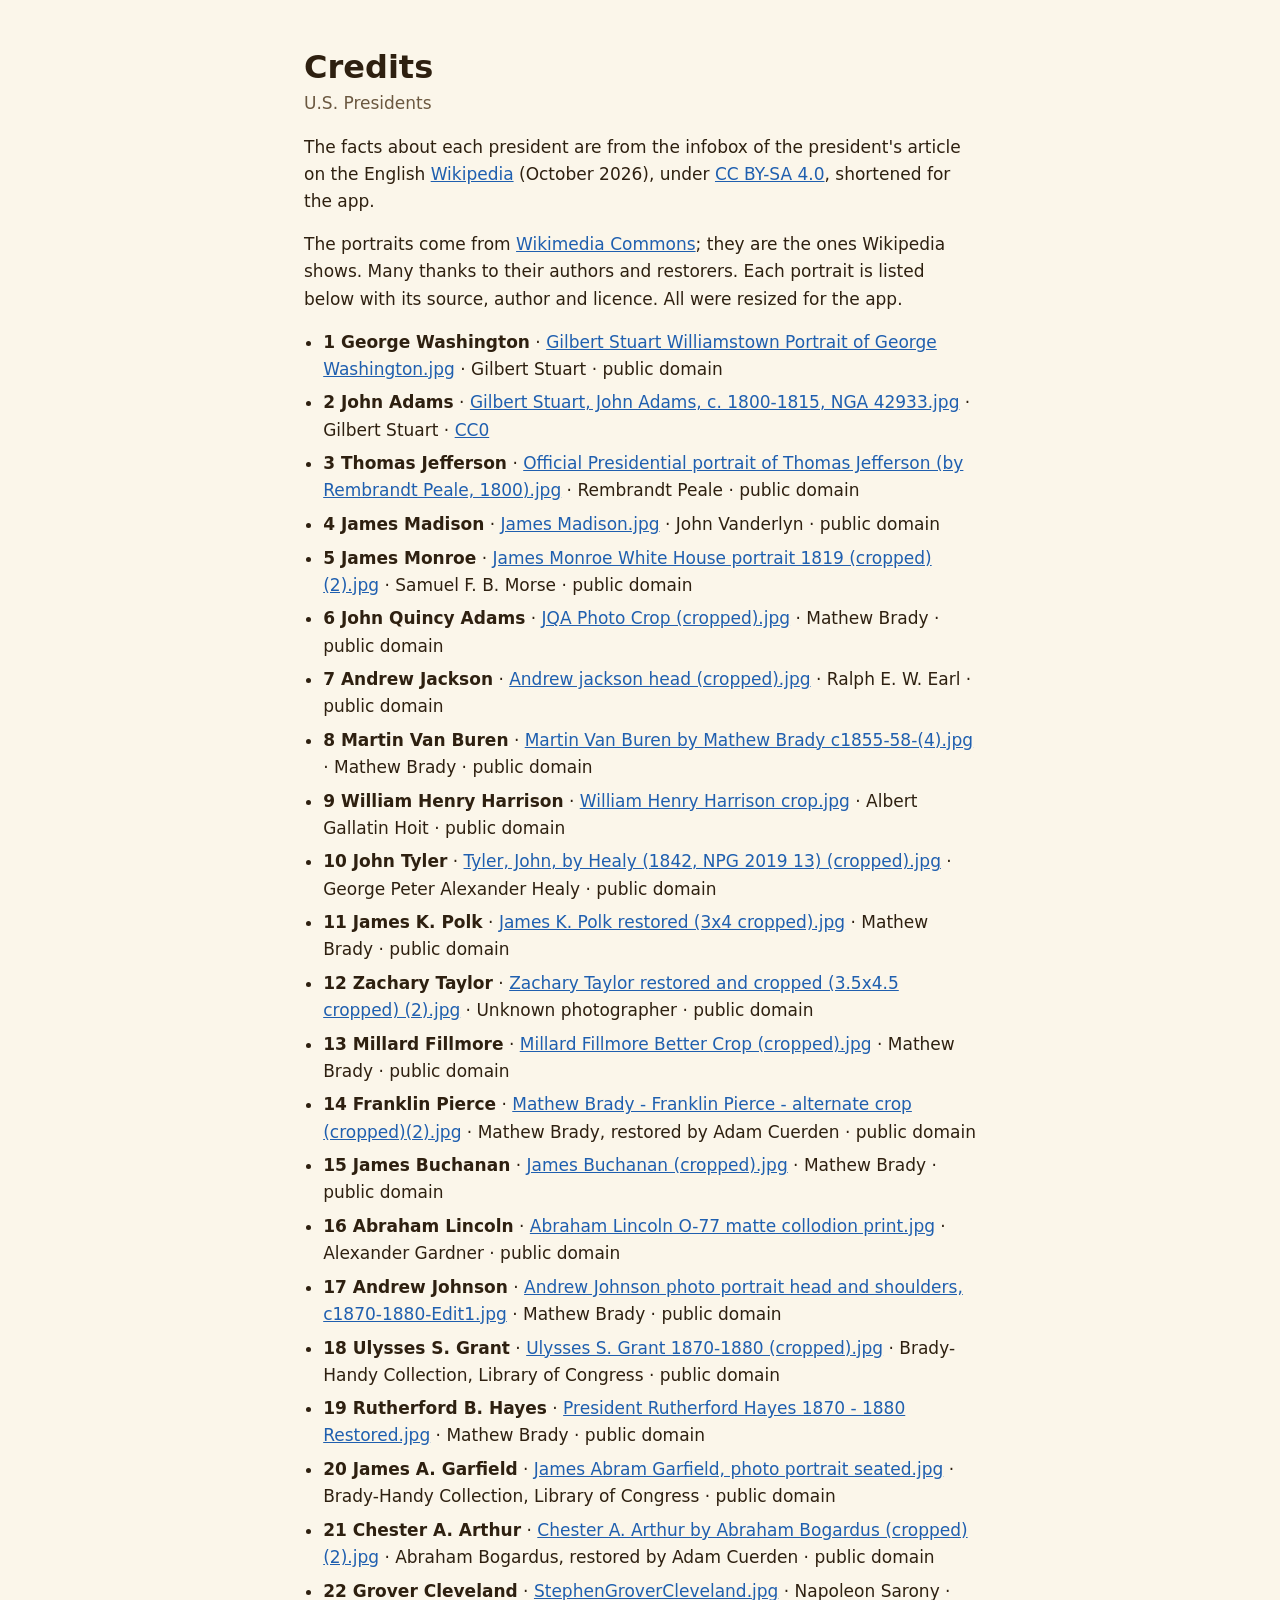
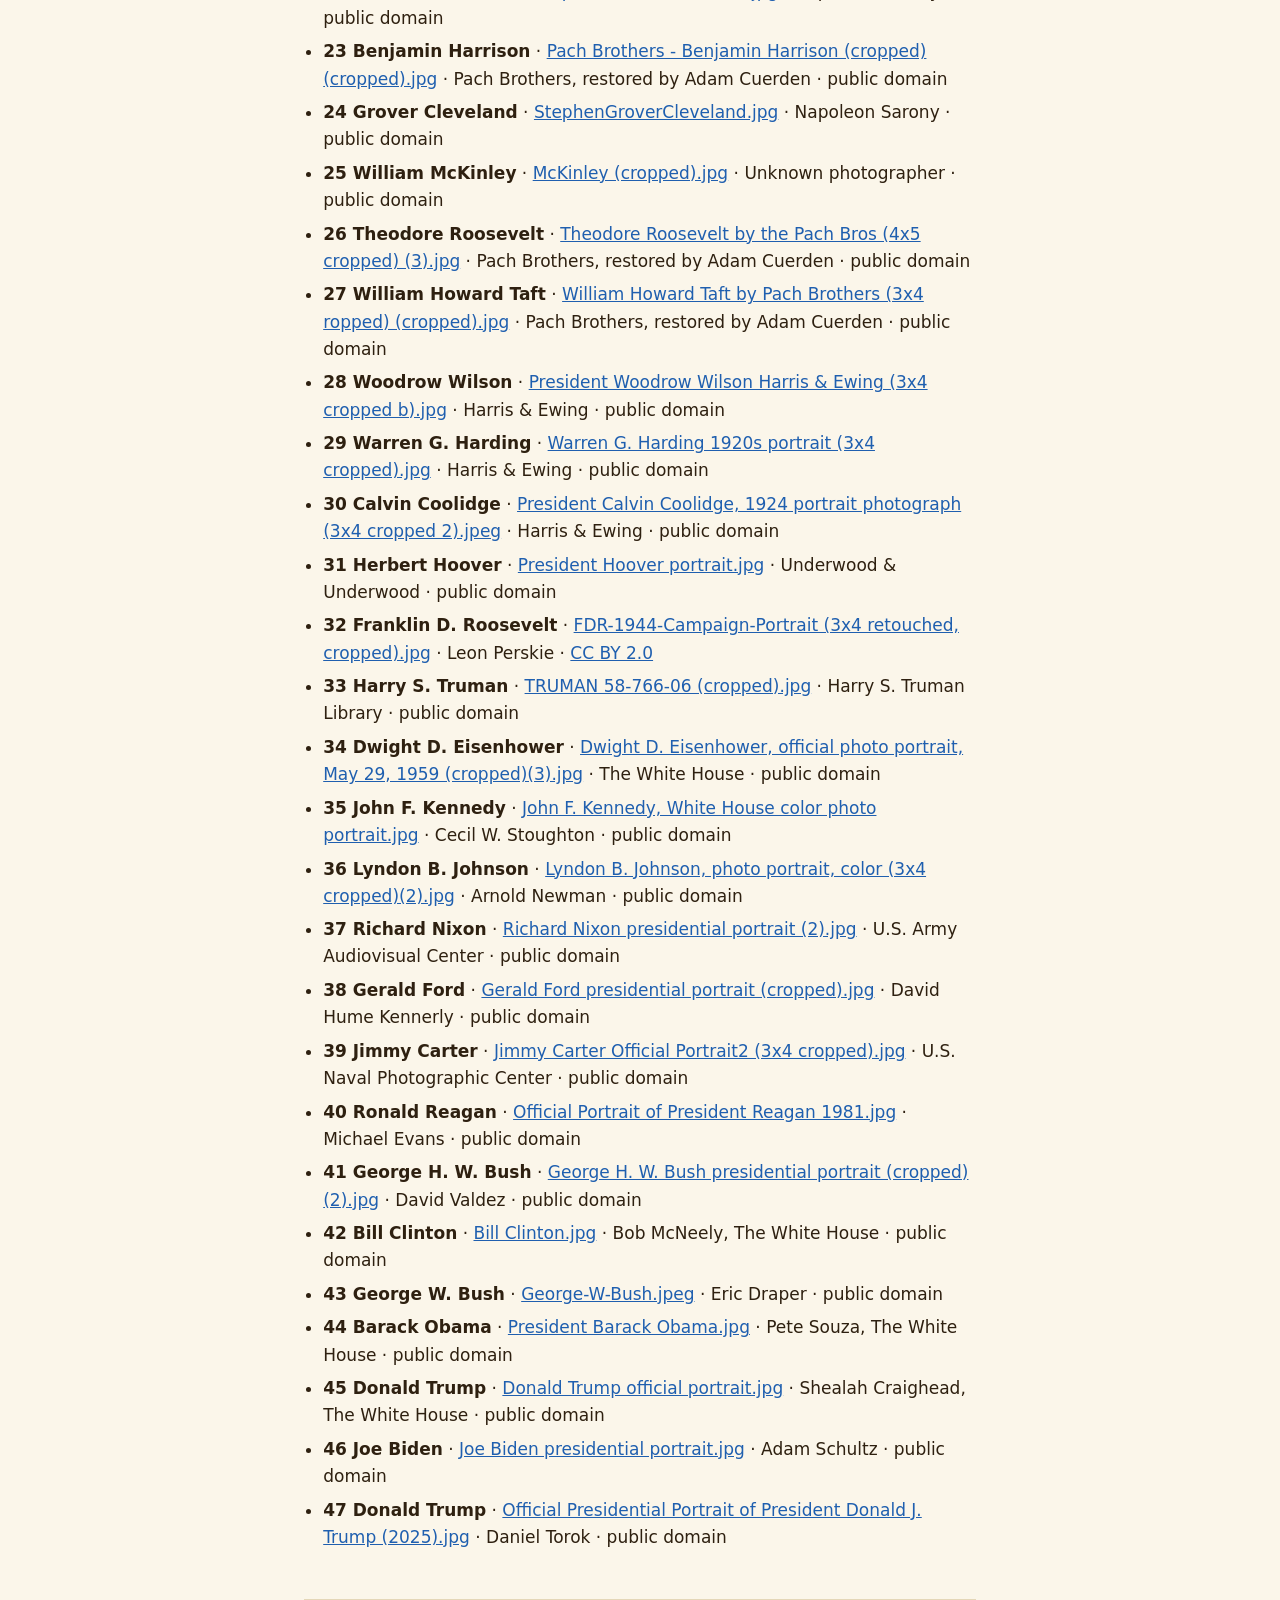
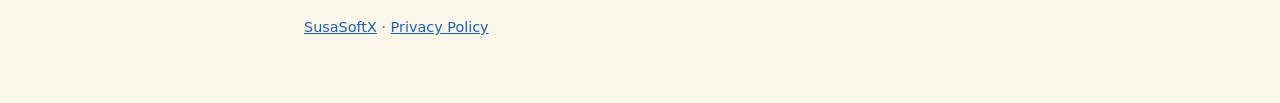
<file: presidents-credits.html>
<!DOCTYPE html>
<html lang="en">
<head>
  <meta charset="utf-8">
  <meta name="viewport" content="width=device-width, initial-scale=1">
  <title>U.S. Presidents credits – SusaSoftX</title>
  <meta name="description" content="Sources and licences of the portraits and facts in the U.S. Presidents app.">
  <link rel="stylesheet" href="style.css">
  <style>
    ul { padding-left: 1.2rem; }
    li { margin: .4rem 0; overflow-wrap: anywhere; }
  </style>
</head>
<body>
  <main>
    <h1>Credits</h1>
    <p class="muted">U.S. Presidents</p>
    <p>The facts about each president are from the infobox of the president's article on the English
    <a href="https://en.wikipedia.org">Wikipedia</a> (October 2026), under
    <a href="https://creativecommons.org/licenses/by-sa/4.0/">CC BY-SA 4.0</a>, shortened for the app.</p>
    <p>The portraits come from <a href="https://commons.wikimedia.org">Wikimedia Commons</a>; they are the
    ones Wikipedia shows. Many thanks to their authors and restorers. Each portrait is listed below with its
    source, author and licence. All were resized for the app.</p>
    <ul>
      <li id="p1"><b>1 George Washington</b> · <a href="https://commons.wikimedia.org/wiki/File:Gilbert_Stuart_Williamstown_Portrait_of_George_Washington.jpg">Gilbert Stuart Williamstown Portrait of George Washington.jpg</a> · Gilbert Stuart · public domain</li>
      <li id="p2"><b>2 John Adams</b> · <a href="https://commons.wikimedia.org/wiki/File:Gilbert_Stuart,_John_Adams,_c._1800-1815,_NGA_42933.jpg">Gilbert Stuart, John Adams, c. 1800-1815, NGA 42933.jpg</a> · Gilbert Stuart · <a href="http://creativecommons.org/publicdomain/zero/1.0/deed.en">CC0</a></li>
      <li id="p3"><b>3 Thomas Jefferson</b> · <a href="https://commons.wikimedia.org/wiki/File:Official_Presidential_portrait_of_Thomas_Jefferson_(by_Rembrandt_Peale,_1800).jpg">Official Presidential portrait of Thomas Jefferson (by Rembrandt Peale, 1800).jpg</a> · Rembrandt Peale · public domain</li>
      <li id="p4"><b>4 James Madison</b> · <a href="https://commons.wikimedia.org/wiki/File:James_Madison.jpg">James Madison.jpg</a> · John Vanderlyn · public domain</li>
      <li id="p5"><b>5 James Monroe</b> · <a href="https://commons.wikimedia.org/wiki/File:James_Monroe_White_House_portrait_1819_(cropped)(2).jpg">James Monroe White House portrait 1819 (cropped)(2).jpg</a> · Samuel F. B. Morse · public domain</li>
      <li id="p6"><b>6 John Quincy Adams</b> · <a href="https://commons.wikimedia.org/wiki/File:JQA_Photo_Crop_(cropped).jpg">JQA Photo Crop (cropped).jpg</a> · Mathew Brady · public domain</li>
      <li id="p7"><b>7 Andrew Jackson</b> · <a href="https://commons.wikimedia.org/wiki/File:Andrew_jackson_head_(cropped).jpg">Andrew jackson head (cropped).jpg</a> · Ralph E. W. Earl · public domain</li>
      <li id="p8"><b>8 Martin Van Buren</b> · <a href="https://commons.wikimedia.org/wiki/File:Martin_Van_Buren_by_Mathew_Brady_c1855-58-(4).jpg">Martin Van Buren by Mathew Brady c1855-58-(4).jpg</a> · Mathew Brady · public domain</li>
      <li id="p9"><b>9 William Henry Harrison</b> · <a href="https://commons.wikimedia.org/wiki/File:William_Henry_Harrison_crop.jpg">William Henry Harrison crop.jpg</a> · Albert Gallatin Hoit · public domain</li>
      <li id="p10"><b>10 John Tyler</b> · <a href="https://commons.wikimedia.org/wiki/File:Tyler,_John,_by_Healy_(1842,_NPG_2019_13)_(cropped).jpg">Tyler, John, by Healy (1842, NPG 2019 13) (cropped).jpg</a> · George Peter Alexander Healy · public domain</li>
      <li id="p11"><b>11 James K. Polk</b> · <a href="https://commons.wikimedia.org/wiki/File:James_K._Polk_restored_(3x4_cropped).jpg">James K. Polk restored (3x4 cropped).jpg</a> · Mathew Brady · public domain</li>
      <li id="p12"><b>12 Zachary Taylor</b> · <a href="https://commons.wikimedia.org/wiki/File:Zachary_Taylor_restored_and_cropped_(3.5x4.5_cropped)_(2).jpg">Zachary Taylor restored and cropped (3.5x4.5 cropped) (2).jpg</a> · Unknown photographer · public domain</li>
      <li id="p13"><b>13 Millard Fillmore</b> · <a href="https://commons.wikimedia.org/wiki/File:Millard_Fillmore_Better_Crop_(cropped).jpg">Millard Fillmore Better Crop (cropped).jpg</a> · Mathew Brady · public domain</li>
      <li id="p14"><b>14 Franklin Pierce</b> · <a href="https://commons.wikimedia.org/wiki/File:Mathew_Brady_-_Franklin_Pierce_-_alternate_crop_(cropped)(2).jpg">Mathew Brady - Franklin Pierce - alternate crop (cropped)(2).jpg</a> · Mathew Brady, restored by Adam Cuerden · public domain</li>
      <li id="p15"><b>15 James Buchanan</b> · <a href="https://commons.wikimedia.org/wiki/File:James_Buchanan_(cropped).jpg">James Buchanan (cropped).jpg</a> · Mathew Brady · public domain</li>
      <li id="p16"><b>16 Abraham Lincoln</b> · <a href="https://commons.wikimedia.org/wiki/File:Abraham_Lincoln_O-77_matte_collodion_print.jpg">Abraham Lincoln O-77 matte collodion print.jpg</a> · Alexander Gardner · public domain</li>
      <li id="p17"><b>17 Andrew Johnson</b> · <a href="https://commons.wikimedia.org/wiki/File:Andrew_Johnson_photo_portrait_head_and_shoulders,_c1870-1880-Edit1.jpg">Andrew Johnson photo portrait head and shoulders, c1870-1880-Edit1.jpg</a> · Mathew Brady · public domain</li>
      <li id="p18"><b>18 Ulysses S. Grant</b> · <a href="https://commons.wikimedia.org/wiki/File:Ulysses_S._Grant_1870-1880_(cropped).jpg">Ulysses S. Grant 1870-1880 (cropped).jpg</a> · Brady-Handy Collection, Library of Congress · public domain</li>
      <li id="p19"><b>19 Rutherford B. Hayes</b> · <a href="https://commons.wikimedia.org/wiki/File:President_Rutherford_Hayes_1870_-_1880_Restored.jpg">President Rutherford Hayes 1870 - 1880 Restored.jpg</a> · Mathew Brady · public domain</li>
      <li id="p20"><b>20 James A. Garfield</b> · <a href="https://commons.wikimedia.org/wiki/File:James_Abram_Garfield,_photo_portrait_seated.jpg">James Abram Garfield, photo portrait seated.jpg</a> · Brady-Handy Collection, Library of Congress · public domain</li>
      <li id="p21"><b>21 Chester A. Arthur</b> · <a href="https://commons.wikimedia.org/wiki/File:Chester_A._Arthur_by_Abraham_Bogardus_(cropped)_(2).jpg">Chester A. Arthur by Abraham Bogardus (cropped) (2).jpg</a> · Abraham Bogardus, restored by Adam Cuerden · public domain</li>
      <li id="p22"><b>22 Grover Cleveland</b> · <a href="https://commons.wikimedia.org/wiki/File:StephenGroverCleveland.jpg">StephenGroverCleveland.jpg</a> · Napoleon Sarony · public domain</li>
      <li id="p23"><b>23 Benjamin Harrison</b> · <a href="https://commons.wikimedia.org/wiki/File:Pach_Brothers_-_Benjamin_Harrison_(cropped)_(cropped).jpg">Pach Brothers - Benjamin Harrison (cropped) (cropped).jpg</a> · Pach Brothers, restored by Adam Cuerden · public domain</li>
      <li id="p24"><b>24 Grover Cleveland</b> · <a href="https://commons.wikimedia.org/wiki/File:StephenGroverCleveland.jpg">StephenGroverCleveland.jpg</a> · Napoleon Sarony · public domain</li>
      <li id="p25"><b>25 William McKinley</b> · <a href="https://commons.wikimedia.org/wiki/File:McKinley_(cropped).jpg">McKinley (cropped).jpg</a> · Unknown photographer · public domain</li>
      <li id="p26"><b>26 Theodore Roosevelt</b> · <a href="https://commons.wikimedia.org/wiki/File:Theodore_Roosevelt_by_the_Pach_Bros_(4x5_cropped)_(3).jpg">Theodore Roosevelt by the Pach Bros (4x5 cropped) (3).jpg</a> · Pach Brothers, restored by Adam Cuerden · public domain</li>
      <li id="p27"><b>27 William Howard Taft</b> · <a href="https://commons.wikimedia.org/wiki/File:William_Howard_Taft_by_Pach_Brothers_(3x4_ropped)_(cropped).jpg">William Howard Taft by Pach Brothers (3x4 ropped) (cropped).jpg</a> · Pach Brothers, restored by Adam Cuerden · public domain</li>
      <li id="p28"><b>28 Woodrow Wilson</b> · <a href="https://commons.wikimedia.org/wiki/File:President_Woodrow_Wilson_Harris_%26_Ewing_(3x4_cropped_b).jpg">President Woodrow Wilson Harris &amp; Ewing (3x4 cropped b).jpg</a> · Harris &amp; Ewing · public domain</li>
      <li id="p29"><b>29 Warren G. Harding</b> · <a href="https://commons.wikimedia.org/wiki/File:Warren_G._Harding_1920s_portrait_(3x4_cropped).jpg">Warren G. Harding 1920s portrait (3x4 cropped).jpg</a> · Harris &amp; Ewing · public domain</li>
      <li id="p30"><b>30 Calvin Coolidge</b> · <a href="https://commons.wikimedia.org/wiki/File:President_Calvin_Coolidge,_1924_portrait_photograph_(3x4_cropped_2).jpeg">President Calvin Coolidge, 1924 portrait photograph (3x4 cropped 2).jpeg</a> · Harris &amp; Ewing · public domain</li>
      <li id="p31"><b>31 Herbert Hoover</b> · <a href="https://commons.wikimedia.org/wiki/File:President_Hoover_portrait.jpg">President Hoover portrait.jpg</a> · Underwood &amp; Underwood · public domain</li>
      <li id="p32"><b>32 Franklin D. Roosevelt</b> · <a href="https://commons.wikimedia.org/wiki/File:FDR-1944-Campaign-Portrait_(3x4_retouched,_cropped).jpg">FDR-1944-Campaign-Portrait (3x4 retouched, cropped).jpg</a> · Leon Perskie · <a href="https://creativecommons.org/licenses/by/2.0">CC BY 2.0</a></li>
      <li id="p33"><b>33 Harry S. Truman</b> · <a href="https://commons.wikimedia.org/wiki/File:TRUMAN_58-766-06_(cropped).jpg">TRUMAN 58-766-06 (cropped).jpg</a> · Harry S. Truman Library · public domain</li>
      <li id="p34"><b>34 Dwight D. Eisenhower</b> · <a href="https://commons.wikimedia.org/wiki/File:Dwight_D._Eisenhower,_official_photo_portrait,_May_29,_1959_(cropped)(3).jpg">Dwight D. Eisenhower, official photo portrait, May 29, 1959 (cropped)(3).jpg</a> · The White House · public domain</li>
      <li id="p35"><b>35 John F. Kennedy</b> · <a href="https://commons.wikimedia.org/wiki/File:John_F._Kennedy,_White_House_color_photo_portrait.jpg">John F. Kennedy, White House color photo portrait.jpg</a> · Cecil W. Stoughton · public domain</li>
      <li id="p36"><b>36 Lyndon B. Johnson</b> · <a href="https://commons.wikimedia.org/wiki/File:Lyndon_B._Johnson,_photo_portrait,_color_(3x4_cropped)(2).jpg">Lyndon B. Johnson, photo portrait, color (3x4 cropped)(2).jpg</a> · Arnold Newman · public domain</li>
      <li id="p37"><b>37 Richard Nixon</b> · <a href="https://commons.wikimedia.org/wiki/File:Richard_Nixon_presidential_portrait_(2).jpg">Richard Nixon presidential portrait (2).jpg</a> · U.S. Army Audiovisual Center · public domain</li>
      <li id="p38"><b>38 Gerald Ford</b> · <a href="https://commons.wikimedia.org/wiki/File:Gerald_Ford_presidential_portrait_(cropped).jpg">Gerald Ford presidential portrait (cropped).jpg</a> · David Hume Kennerly · public domain</li>
      <li id="p39"><b>39 Jimmy Carter</b> · <a href="https://commons.wikimedia.org/wiki/File:Jimmy_Carter_Official_Portrait2_(3x4_cropped).jpg">Jimmy Carter Official Portrait2 (3x4 cropped).jpg</a> · U.S. Naval Photographic Center · public domain</li>
      <li id="p40"><b>40 Ronald Reagan</b> · <a href="https://commons.wikimedia.org/wiki/File:Official_Portrait_of_President_Reagan_1981.jpg">Official Portrait of President Reagan 1981.jpg</a> · Michael Evans · public domain</li>
      <li id="p41"><b>41 George H. W. Bush</b> · <a href="https://commons.wikimedia.org/wiki/File:George_H._W._Bush_presidential_portrait_(cropped)_(2).jpg">George H. W. Bush presidential portrait (cropped) (2).jpg</a> · David Valdez · public domain</li>
      <li id="p42"><b>42 Bill Clinton</b> · <a href="https://commons.wikimedia.org/wiki/File:Bill_Clinton.jpg">Bill Clinton.jpg</a> · Bob McNeely, The White House · public domain</li>
      <li id="p43"><b>43 George W. Bush</b> · <a href="https://commons.wikimedia.org/wiki/File:George-W-Bush.jpeg">George-W-Bush.jpeg</a> · Eric Draper · public domain</li>
      <li id="p44"><b>44 Barack Obama</b> · <a href="https://commons.wikimedia.org/wiki/File:President_Barack_Obama.jpg">President Barack Obama.jpg</a> · Pete Souza, The White House · public domain</li>
      <li id="p45"><b>45 Donald Trump</b> · <a href="https://commons.wikimedia.org/wiki/File:Donald_Trump_official_portrait.jpg">Donald Trump official portrait.jpg</a> · Shealah Craighead, The White House · public domain</li>
      <li id="p46"><b>46 Joe Biden</b> · <a href="https://commons.wikimedia.org/wiki/File:Joe_Biden_presidential_portrait.jpg">Joe Biden presidential portrait.jpg</a> · Adam Schultz · public domain</li>
      <li id="p47"><b>47 Donald Trump</b> · <a href="https://commons.wikimedia.org/wiki/File:Official_Presidential_Portrait_of_President_Donald_J._Trump_(2025).jpg">Official Presidential Portrait of President Donald J. Trump (2025).jpg</a> · Daniel Torok · public domain</li>
    </ul>
    <footer>
      <a href="index.html">SusaSoftX</a> · <a href="privacy-policy.html">Privacy Policy</a>
    </footer>
  </main>
</body>
</html>
</file>
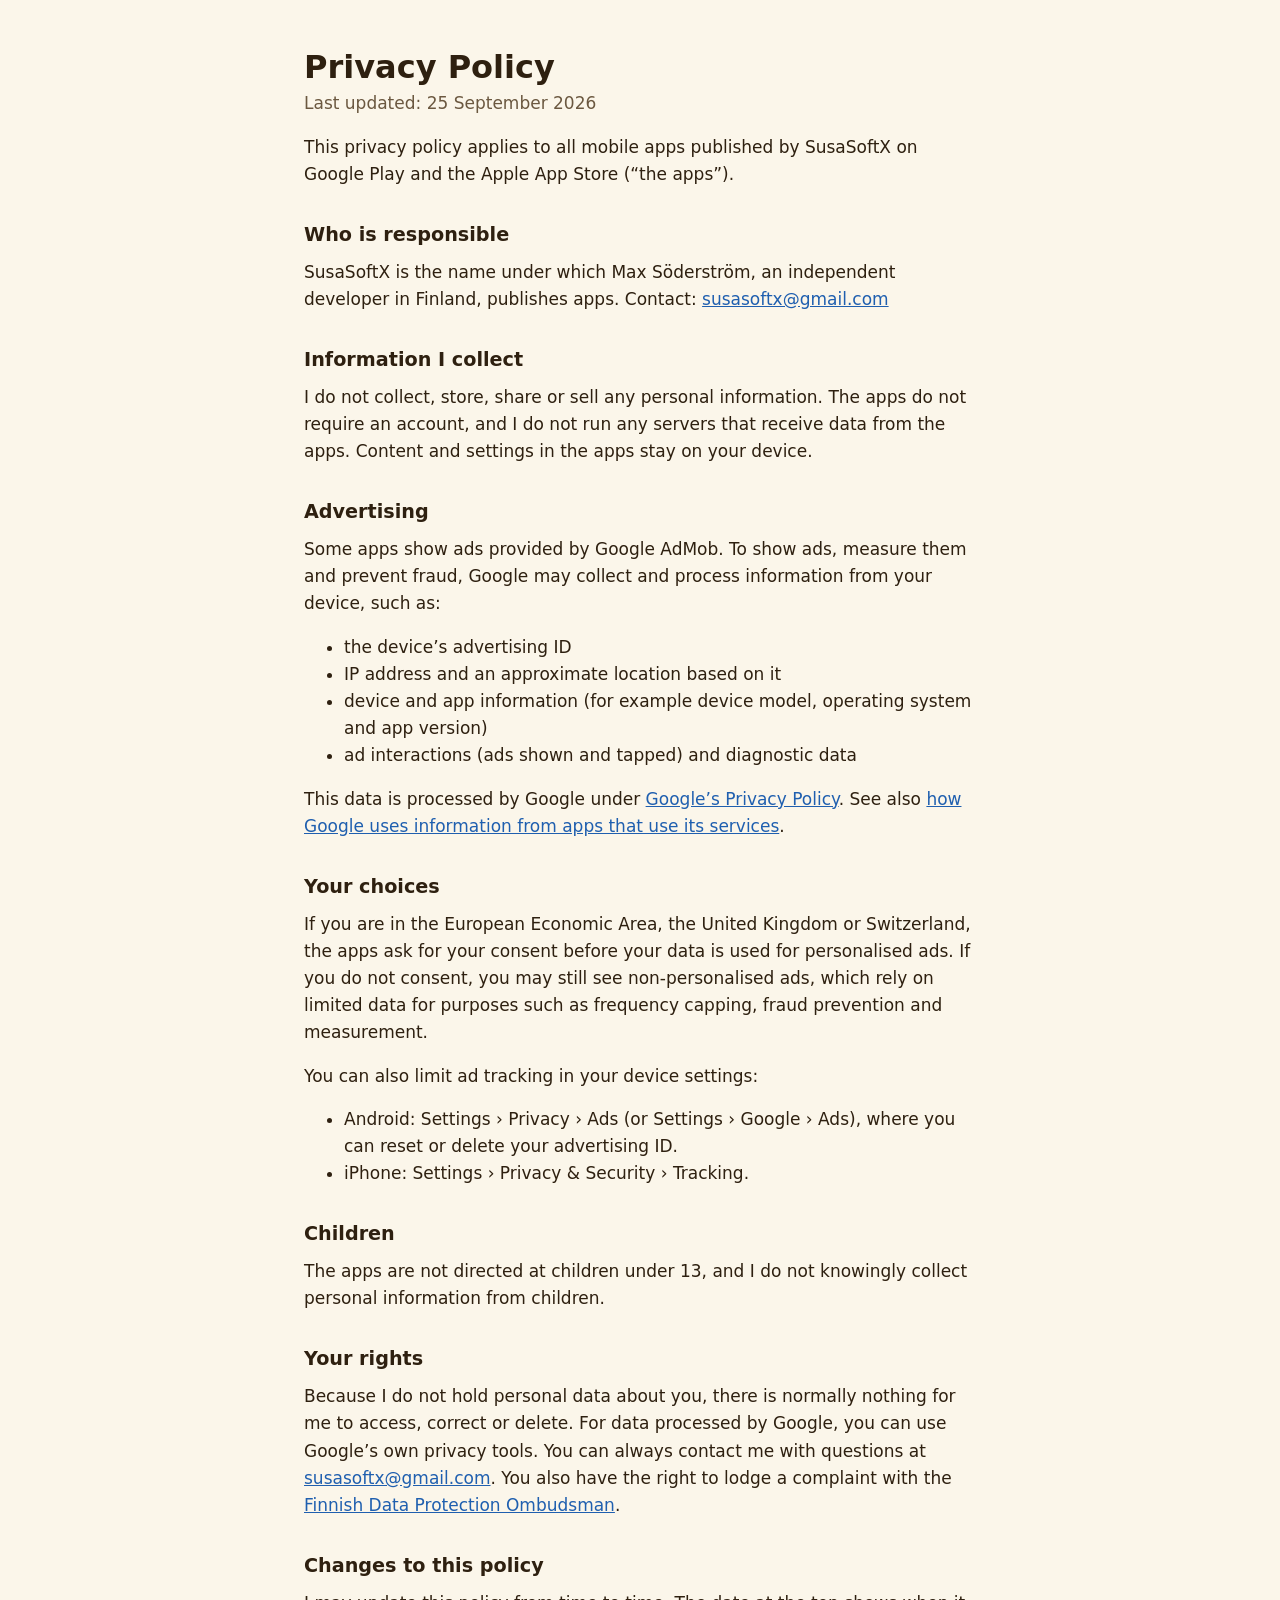
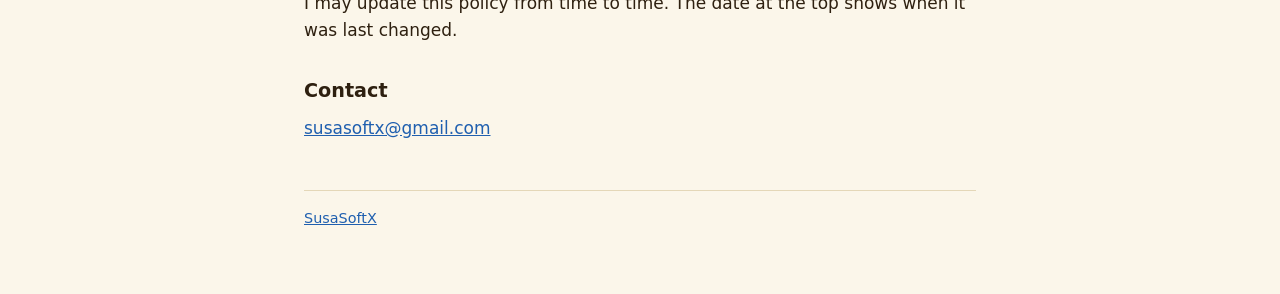
<file: privacy-policy.html>
<!DOCTYPE html>
<html lang="en">
<head>
  <meta charset="utf-8">
  <meta name="viewport" content="width=device-width, initial-scale=1">
  <title>Privacy Policy – SusaSoftX</title>
  <meta name="description" content="Privacy policy for the mobile apps published by SusaSoftX.">
  <link rel="stylesheet" href="style.css">
</head>
<body>
  <main>
    <h1>Privacy Policy</h1>
    <p class="muted">Last updated: 25 September 2026</p>

    <p>This privacy policy applies to all mobile apps published by SusaSoftX on Google Play and the Apple App Store (“the apps”).</p>

    <h2>Who is responsible</h2>
    <p>SusaSoftX is the name under which Max Söderström, an independent developer in Finland, publishes apps. Contact: <a href="mailto:susasoftx@gmail.com">susasoftx@gmail.com</a></p>

    <h2>Information I collect</h2>
    <p>I do not collect, store, share or sell any personal information. The apps do not require an account, and I do not run any servers that receive data from the apps. Content and settings in the apps stay on your device.</p>

    <h2>Advertising</h2>
    <p>Some apps show ads provided by Google AdMob. To show ads, measure them and prevent fraud, Google may collect and process information from your device, such as:</p>
    <ul>
      <li>the device’s advertising ID</li>
      <li>IP address and an approximate location based on it</li>
      <li>device and app information (for example device model, operating system and app version)</li>
      <li>ad interactions (ads shown and tapped) and diagnostic data</li>
    </ul>
    <p>This data is processed by Google under <a href="https://policies.google.com/privacy">Google’s Privacy Policy</a>. See also <a href="https://policies.google.com/technologies/partner-sites">how Google uses information from apps that use its services</a>.</p>

    <h2>Your choices</h2>
    <p>If you are in the European Economic Area, the United Kingdom or Switzerland, the apps ask for your consent before your data is used for personalised ads. If you do not consent, you may still see non-personalised ads, which rely on limited data for purposes such as frequency capping, fraud prevention and measurement.</p>
    <p>You can also limit ad tracking in your device settings:</p>
    <ul>
      <li>Android: Settings › Privacy › Ads (or Settings › Google › Ads), where you can reset or delete your advertising ID.</li>
      <li>iPhone: Settings › Privacy &amp; Security › Tracking.</li>
    </ul>

    <h2>Children</h2>
    <p>The apps are not directed at children under 13, and I do not knowingly collect personal information from children.</p>

    <h2>Your rights</h2>
    <p>Because I do not hold personal data about you, there is normally nothing for me to access, correct or delete. For data processed by Google, you can use Google’s own privacy tools. You can always contact me with questions at <a href="mailto:susasoftx@gmail.com">susasoftx@gmail.com</a>. You also have the right to lodge a complaint with the <a href="https://tietosuoja.fi">Finnish Data Protection Ombudsman</a>.</p>

    <h2>Changes to this policy</h2>
    <p>I may update this policy from time to time. The date at the top shows when it was last changed.</p>

    <h2>Contact</h2>
    <p><a href="mailto:susasoftx@gmail.com">susasoftx@gmail.com</a></p>

    <footer>
      <a href="index.html">SusaSoftX</a>
    </footer>
  </main>
</body>
</html>
</file>
<file: style.css>
:root {
  --bg: #fbf6ea;
  --text: #2e2010;
  --muted: #6b5840;
  --link: #1f5faf;
  --rule: #e4d7b8;
}

@media (prefers-color-scheme: dark) {
  :root {
    --bg: #1d1a15;
    --text: #efe7d6;
    --muted: #b8a88c;
    --link: #8ec2ff;
    --rule: #3a3328;
  }
}

* { box-sizing: border-box; }

body {
  margin: 0;
  background: var(--bg);
  color: var(--text);
  font: 17px/1.6 system-ui, -apple-system, "Segoe UI", Roboto, sans-serif;
}

main {
  max-width: 44rem;
  margin: 0 auto;
  padding: 3rem 1rem 4rem;
}

h1 { font-size: 2rem; line-height: 1.2; margin: 0 0 0.25rem; }
h2 { font-size: 1.2rem; margin: 2rem 0 0.5rem; }
p, ul { margin: 0 0 1rem; }
a { color: var(--link); }
.muted { color: var(--muted); }

footer {
  margin-top: 3rem;
  padding-top: 1rem;
  border-top: 1px solid var(--rule);
  color: var(--muted);
  font-size: 0.9rem;
}
</file>
